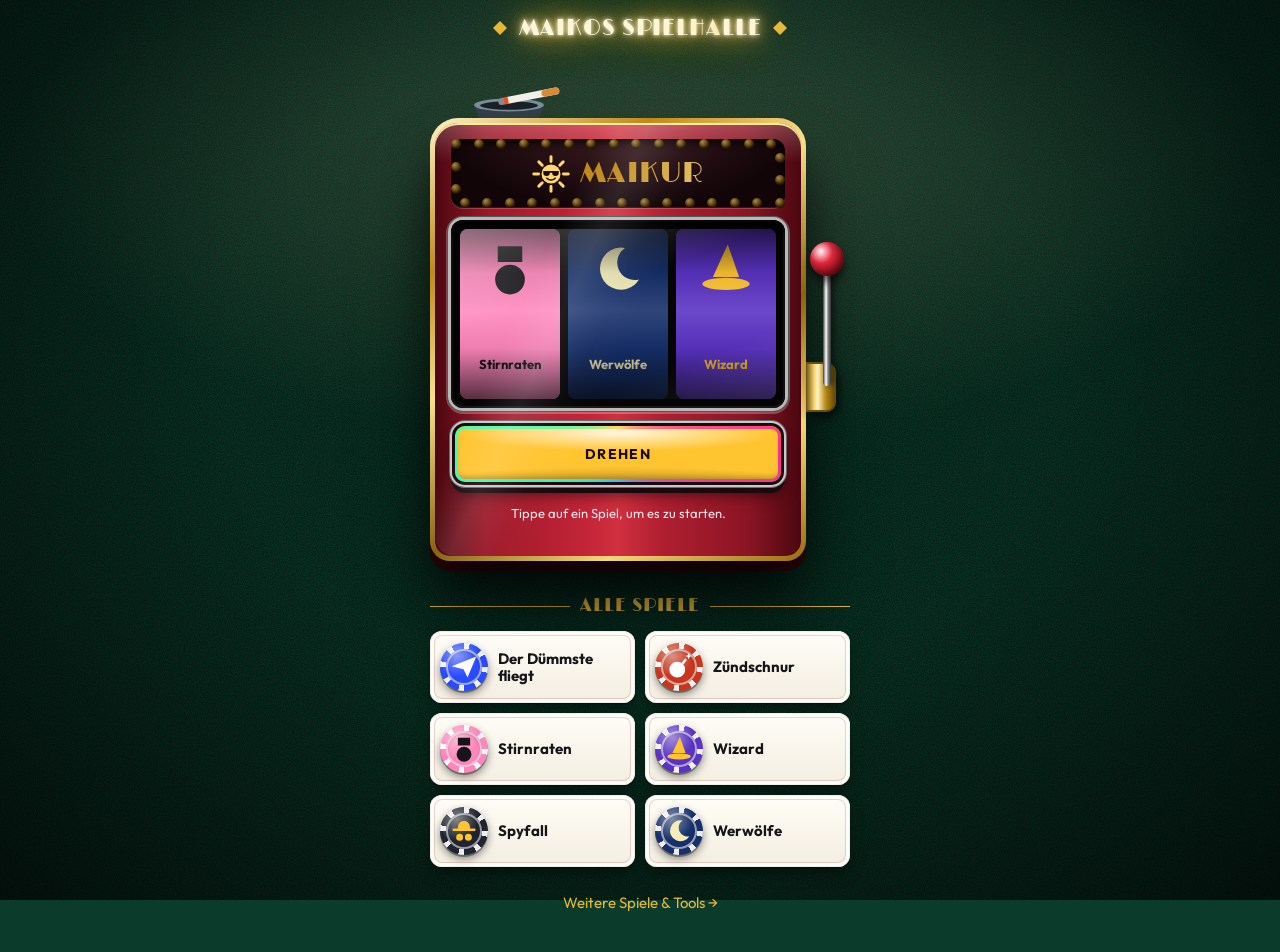
<file: index.html>
<!DOCTYPE html>
<html lang="de">
<head>
<meta charset="UTF-8">
<meta name="viewport" content="width=device-width, initial-scale=1">
<title>Maikos Spielhalle</title>
<meta name="description" content="Partyspiele im Browser, ohne App. Dreh am Automaten oder such dir eins aus.">
<meta name="theme-color" content="#0B3B2A">
<meta property="og:type" content="website">
<meta property="og:locale" content="de_DE">
<meta property="og:title" content="Maikos Spielhalle">
<meta property="og:description" content="Partyspiele im Browser, ohne App.">
<meta property="og:site_name" content="Maikos Spielhalle">
<meta property="og:url" content="https://maiggooo.github.io/spielhalle/">
<meta property="og:image" content="https://maiggooo.github.io/spielhalle/og/index.jpg">
<meta property="og:image:width" content="1200">
<meta property="og:image:height" content="630">
<meta property="og:image:alt" content="Maikos Spielhalle">
<meta name="twitter:card" content="summary_large_image">
<link rel="icon" type="image/png" href="favicon.png">
<link rel="apple-touch-icon" href="favicon.png">
<link rel="manifest" href="manifest.json">
<meta name="apple-mobile-web-app-capable" content="yes">
<meta name="apple-mobile-web-app-title" content="Spielhalle">
<script>if ("serviceWorker" in navigator) navigator.serviceWorker.register("sw.js");</script>
<script src="spiele.js"></script>
<script src="fx.js" defer></script>
<link rel="preconnect" href="https://fonts.googleapis.com">
<link rel="preconnect" href="https://fonts.gstatic.com" crossorigin>
<link href="https://fonts.googleapis.com/css2?family=Limelight&family=Outfit:wght@400;500;700&display=swap" rel="stylesheet">
<style>
  :root {
    --felt: #0B3B2A; --gold: #E8B83A; --gold-hi: #FFD86B; --red: #8E1622;
    --ink: #16161A; --dark: #1A0A0D; --cell: 170px;
  }
  * { box-sizing: border-box; }
  body {
    margin: 0; color: #fff; font-family: 'Outfit', system-ui, sans-serif;
    -webkit-tap-highlight-color: transparent;
    /* Filz: Lichtkegel + Fasern aus SVG-Rauschen */
    background-color: var(--felt);
    background-image:
      radial-gradient(ellipse at 50% 25%, rgba(255,255,255,.09), transparent 65%),
      url("data:image/svg+xml,%3Csvg xmlns='http://www.w3.org/2000/svg' width='220' height='220'%3E%3Cfilter id='n'%3E%3CfeTurbulence type='fractalNoise' baseFrequency='.9' numOctaves='3' stitchTiles='stitch'/%3E%3CfeColorMatrix values='0 0 0 0 0  0 0 0 0 0  0 0 0 0 0  0 0 0 .6 0'/%3E%3C/filter%3E%3Crect width='100%25' height='100%25' filter='url(%23n)'/%3E%3C/svg%3E");
  }
  .wrap { max-width: 440px; min-height: 100dvh; margin: 0 auto; padding: 0 10px 32px; }
  .display { font-family: 'Limelight', Georgia, serif; font-weight: 400; letter-spacing: .04em; }

  header {
    height: 56px; display: flex; align-items: center; justify-content: center; gap: 12px;
    color: var(--gold); font-size: 22px;
  }
  header svg { width: 14px; height: 14px; flex: none; }

  /* AUTOMAT */
  .stage { position: relative; margin: 62px 44px 0 0; }
  .machine {
    display: flex; flex-direction: column; gap: 12px; padding: 16px;
    background: var(--red); border: 3px solid var(--gold);
    border-radius: 28px 28px 20px 20px; box-shadow: 0 8px 0 #062318;
  }
  .machine[data-mode="games"] .slot-only, .machine[data-mode="slot"] .games-only { display: none; }

  .sign { position: relative; background: var(--dark); border-radius: 12px; padding: 16px 16px 15px; }
  .bulbs {
    height: 10px; margin-bottom: 4px;
    background: radial-gradient(circle, var(--gold-hi) 3px, transparent 4px) center / 18px 10px;
  }
  .sign h1 {
    margin: 0; display: flex; align-items: center; justify-content: center; gap: 10px;
    font-size: 28px; color: var(--gold-hi);
  }
  .sign h1 svg { width: 38px; height: 38px; }

  .window { padding: 8px; background: #111; border-radius: 12px; }
  .games, .slot { display: flex; gap: 8px; }
  .reel { flex: 1; min-width: 0; height: var(--cell); overflow: hidden; border-radius: 8px; }
  .cell {
    height: var(--cell); padding: 12px 4px; text-align: center; text-decoration: none;
    display: flex; flex-direction: column; align-items: center; justify-content: space-between;
    font-size: 13px; font-weight: 700; line-height: 1.15; hyphens: auto;
  }
  .cell svg { width: 56px; height: 56px; }
  .cell span { min-height: 3.45em; display: flex; align-items: center; }

  /* Automatenspiel: eine Walze + drei Gewinnleitern */
  .slot .reel { flex: none; width: 80px; }
  .sym { height: var(--cell); display: flex; align-items: center; justify-content: center; background: #fff; }
  .sym.bust { background: var(--ink); }
  .sym svg { width: 58px; height: 58px; }
  .ladders { flex: 1; display: grid; grid-template-columns: repeat(3, 1fr); gap: 4px; }
  .ladder { display: flex; flex-direction: column; gap: 3px; }
  .ladder svg { width: 22px; height: 22px; margin: 0 auto 1px; }
  .step {
    flex: 1; display: flex; align-items: center; justify-content: center; border-radius: 3px;
    background: #2A2A2A; color: #A3A3A3; font-size: 11px; font-weight: 700;
  }
  .step.lit { background: var(--c); color: var(--ink); }

  .led { display: flex; gap: 8px; }
  .led div {
    flex: 1; padding: 5px 10px 6px; border-radius: 8px; background: var(--dark);
    font-size: 10px; font-weight: 700; letter-spacing: .14em; color: #D9B9BD;
  }
  .led b { display: block; font-size: 20px; letter-spacing: 0; color: #FFB000; font-variant-numeric: tabular-nums; }

  /* Leuchttasten */
  .btns { display: flex; gap: 8px; }
  .mbtn {
    flex: 1; height: 56px; padding: 0; cursor: pointer;
    border: 3px solid var(--dark); border-radius: 10px;
    background: radial-gradient(ellipse at 50% 20%, rgba(255,255,255,.65), transparent 62%), var(--c);
    box-shadow: inset 0 -6px 0 rgba(0,0,0,.25), 0 4px 0 var(--dark);
    color: var(--dark); font: 700 14px 'Outfit', sans-serif; letter-spacing: .1em;
    transition: transform .08s, box-shadow .08s, filter .2s;
  }
  .mbtn:active { transform: translateY(3px); box-shadow: inset 0 -3px 0 rgba(0,0,0,.25), 0 1px 0 var(--dark); }
  .mbtn:disabled { filter: saturate(.25) brightness(.65); cursor: default; }
  .hint { margin: 0; min-height: 2.8em; text-align: center; font-size: 13px; line-height: 1.4; color: #FFE9EC; }

  /* HEBEL */
  .lever {
    position: absolute; right: -44px; top: 118px; width: 44px; height: 210px;
    padding: 0; border: 0; background: none; cursor: pointer;
  }
  .lever i { position: absolute; display: block; }
  .lever .mount { left: 0; bottom: 34px; width: 30px; height: 50px; border-radius: 0 10px 10px 0; background: linear-gradient(#FFD86B, #B98A17); border: 2px solid #6B4E08; border-left: 0; }
  .lever .stick { left: 17px; bottom: 60px; width: 8px; height: 126px; border-radius: 4px; background: linear-gradient(90deg, #777, #F2F2F2 45%, #777); transform-origin: bottom; }
  .lever .knob { left: 4px; top: 6px; width: 34px; height: 34px; border-radius: 50%; background: radial-gradient(circle at 35% 30%, #FF9AA5, #D32338 55%, #6D0D16); box-shadow: 0 3px 0 rgba(0,0,0,.3); }
  .lever .price { left: 0; right: 0; bottom: 6px; font-style: normal; font-size: 11px; font-weight: 700; color: var(--gold-hi); text-align: center; }
  .lever.pull .knob { animation: knob .7s ease-out; }
  .lever.pull .stick { animation: stick .7s ease-out; }
  @keyframes knob  { 30% { transform: translateY(112px); } }
  @keyframes stick { 30% { transform: scaleY(.12); } }

  /* ASCHENBECHER */
  .ashtray { position: absolute; left: 22px; bottom: calc(100% - 9px); width: 120px; overflow: visible; pointer-events: none; }
  .smoke { fill: none; stroke: rgba(255,255,255,.55); stroke-width: 3; stroke-linecap: round; filter: blur(1.6px); opacity: 0; animation: smoke 4.5s linear infinite; }
  .smoke + .smoke { animation-delay: 2.2s; }
  @keyframes smoke {
    0%   { opacity: 0;  transform: translate(0, 10px); }
    25%  { opacity: .7; }
    100% { opacity: 0;  transform: translate(6px, -22px); }
  }
  .ember { animation: ember 1.8s ease-in-out infinite alternate; }
  @keyframes ember { to { fill: #FFB347; } }

  /* ALLE SPIELE */
  .all-title {
    display: flex; align-items: center; gap: 10px; margin: 34px 0 14px;
    color: var(--gold); font-size: 18px; letter-spacing: .06em;
  }
  .all-title::before, .all-title::after { content: ""; flex: 1; height: 1px; background: var(--gold); }
  .more { display: block; margin: 26px 0 8px; text-align: center; color: var(--gold); font-size: 15px; text-decoration: none; }
  .more:hover { text-decoration: underline; }
  .all { display: grid; grid-template-columns: 1fr 1fr; gap: 10px; }
  .card {
    min-height: 72px; padding: 10px; border-radius: 12px; background: #fff; color: var(--ink);
    display: flex; align-items: center; gap: 10px; text-decoration: none;
    font-size: 15px; font-weight: 700; line-height: 1.15;
  }
  .chip {
    flex: none; width: 48px; height: 48px; border-radius: 50%;
    display: flex; align-items: center; justify-content: center;
  }
  .chip svg { width: 28px; height: 28px; }

  .cell:active, .card:active { filter: brightness(.9); }
  a:focus-visible, button:focus-visible { outline: 3px solid #fff; outline-offset: 2px; }
  /* Geheimnis: Bis zum ersten Zug am Hebel ist der Automat aus. Kein Spielgeld, kein Preis, die Birnen glimmen nur. */
  .stage:not(.lit) .lever .price { visibility: hidden; }
  .stage:not(.lit) .fx-bulbs i { animation: none; background: radial-gradient(circle at 35% 30%, #A88A4A, #4A3208 55%, #221603); box-shadow: inset 0 -1px 2px rgba(0,0,0,.6); }
  .stage:not(.lit) .fx-shine { animation: none; }
  .stage.on .sign { animation: power .9s steps(1); }
  @keyframes power { 0%, 30%, 55% { filter: brightness(.35); } 15%, 42%, 100% { filter: none; } }
  @media (prefers-reduced-motion: reduce) { .smoke, .ember, .lever.pull i, .stage.on .sign { animation: none; } .smoke { opacity: .5; } }

  /* ———— MATERIALIEN: Lack, Messing, Chrom, Glas, Glühbirnen, Pokerchips, Spielkarten ———— */
  /* Raum: Spot von oben, dunkle Ecken */
  body { background-image:
      radial-gradient(ellipse 70% 45% at 50% 18%, rgba(255,230,170,.16), transparent 70%),
      radial-gradient(ellipse at 50% 40%, transparent 45%, rgba(0,0,0,.65) 100%),
      url("data:image/svg+xml,%3Csvg xmlns='http://www.w3.org/2000/svg' width='220' height='220'%3E%3Cfilter id='n'%3E%3CfeTurbulence type='fractalNoise' baseFrequency='.9' numOctaves='3' stitchTiles='stitch'/%3E%3CfeColorMatrix values='0 0 0 0 0  0 0 0 0 0  0 0 0 0 0  0 0 0 .6 0'/%3E%3C/filter%3E%3Crect width='100%25' height='100%25' filter='url(%23n)'/%3E%3C/svg%3E");
    background-attachment: fixed; }

  /* Gehäuse: roter Klavierlack mit Rundung, Messingrahmen, Schlagschatten auf dem Filz */
  .machine { position: relative; border: 5px solid transparent;
    background:
      linear-gradient(180deg, rgba(255,255,255,.22), rgba(255,255,255,0) 9%) padding-box,
      linear-gradient(90deg, #4A0710, #9C1828 14%, #C42538 42%, #D0303F 50%, #B01F31 62%, #8A1423 86%, #4A0710) padding-box,
      linear-gradient(145deg, #FFF3C4, #C08A17 22%, #FBE08A 40%, #8A6312 62%, #F7D779 80%, #9A6B10) border-box;
    box-shadow: 0 2px 0 #FFE9A3 inset, 0 30px 50px -10px rgba(0,0,0,.8), 0 10px 0 #2A0508, 0 60px 80px rgba(0,0,0,.45); }
  /* Lackspiegelung: weicher Lichtstreifen schräg über dem Gehäuse */
  .machine::before { content: ""; position: absolute; inset: 0; border-radius: inherit; pointer-events: none; z-index: 3;
    background: linear-gradient(115deg, transparent 30%, rgba(255,255,255,.10) 38%, rgba(255,255,255,.02) 46%, transparent 52%); }

  /* Schild: Rauchglas, eingelassen */
  .sign { background: radial-gradient(ellipse at 50% 0%, #3A1A20, #120508 70%);
    box-shadow: inset 0 3px 8px rgba(0,0,0,.9), inset 0 -1px 0 rgba(255,255,255,.12), 0 1px 0 rgba(255,255,255,.18); }

  /* Walzenfenster: tiefe Vertiefung, Chromrand, Glas mit Spiegelung, Walzen gewölbt */
  .window { position: relative; background: #050505; padding: 9px;
    box-shadow: inset 0 6px 14px rgba(0,0,0,.95), inset 0 0 0 2px #1d1d1d, 0 0 0 3px #B9B9B9, 0 0 0 4px #555, 0 1px 0 5px rgba(255,255,255,.25); }
  .window::after { content: ""; position: absolute; inset: 9px; border-radius: 8px; pointer-events: none; z-index: 2;
    background: linear-gradient(160deg, rgba(255,255,255,.28), rgba(255,255,255,.06) 28%, transparent 40%, transparent 75%, rgba(255,255,255,.07)); }
  .reel { position: relative; }
  .reel::after { content: ""; position: absolute; inset: 0; pointer-events: none; z-index: 1;
    background: linear-gradient(rgba(0,0,0,.62), rgba(0,0,0,.08) 26%, rgba(255,255,255,.10) 48%, rgba(0,0,0,.06) 70%, rgba(0,0,0,.66)); }

  /* Anzeigen: echte LED-Ziffern hinter Glas */
  .led div { position: relative; background: #0B0405;
    background-image: radial-gradient(rgba(255,176,0,.07) 1px, transparent 1.3px); background-size: 4px 4px;
    box-shadow: inset 0 3px 8px rgba(0,0,0,.9), 0 0 0 2px #2A1014, 0 1px 0 3px rgba(255,255,255,.12); }
  .led b { color: #FFC14D; text-shadow: 0 0 4px rgba(255,176,0,.9), 0 0 12px rgba(255,120,0,.55); }
  .led div::after { content: ""; position: absolute; inset: 0; border-radius: inherit; pointer-events: none;
    background: linear-gradient(170deg, rgba(255,255,255,.12), transparent 40%); }

  /* Leuchttasten: gewölbter Kunststoff im Chromring */
  .mbtn { border: 0;
    background:
      radial-gradient(ellipse 80% 55% at 50% 12%, rgba(255,255,255,.85), rgba(255,255,255,0) 60%),
      radial-gradient(ellipse 120% 80% at 50% 120%, rgba(0,0,0,.35), transparent 60%), var(--c);
    box-shadow: 0 0 0 3px #1A0A0D, 0 0 0 5px #C9C9C9, 0 0 0 6px #6A6A6A, 0 7px 0 4px #1A0A0D, 0 12px 16px rgba(0,0,0,.6), inset 0 -4px 6px rgba(0,0,0,.25); }
  .mbtn:active { transform: translateY(4px); box-shadow: 0 0 0 3px #1A0A0D, 0 0 0 5px #C9C9C9, 0 0 0 6px #6A6A6A, 0 2px 0 4px #1A0A0D, 0 4px 6px rgba(0,0,0,.6), inset 0 -2px 4px rgba(0,0,0,.25); }
  .btns { padding: 6px 4px 10px; }

  /* Hebel: Chromstange, Messingsockel, roter Glaskopf */
  .lever .mount { background: linear-gradient(90deg, #6B4E08, #F7D779 30%, #FFF3C4 42%, #B98A17 70%, #6B4E08); box-shadow: 4px 6px 10px rgba(0,0,0,.6); }
  .lever .stick { background: linear-gradient(90deg, #3A3A3A, #BDBDBD 25%, #FFFFFF 40%, #8E8E8E 60%, #2E2E2E); box-shadow: 3px 0 6px rgba(0,0,0,.5); }
  .lever .knob { background: radial-gradient(circle at 32% 28%, #FFFFFF 0, #FFC2C9 8%, #E0283E 35%, #A3101F 70%, #4A050C 100%);
    box-shadow: 0 6px 10px rgba(0,0,0,.6), inset -3px -4px 8px rgba(0,0,0,.45); }

  /* Spielekarten: Papier mit Prägerand und echtem Schatten */
  .card { background: linear-gradient(180deg, #FFFDF7, #F3EEE1);
    box-shadow: inset 0 0 0 1px rgba(0,0,0,.06), inset 0 0 0 4px #FFFDF7, inset 0 0 0 5px rgba(142,22,34,.18), 0 1px 1px rgba(0,0,0,.25), 0 8px 16px -4px rgba(0,0,0,.55); }
  /* Symbole als Pokerchips mit Kantenstreifen */
  .chip { position: relative;
    box-shadow: inset 0 0 0 4px rgba(255,255,255,.0), 0 2px 0 rgba(0,0,0,.35), 0 4px 8px rgba(0,0,0,.45);
    background-image: repeating-conic-gradient(from 0deg, rgba(255,255,255,.92) 0 14deg, transparent 14deg 45deg) !important; }
  .chip::before { content: ""; position: absolute; inset: 6px; border-radius: 50%; background: inherit; background-image: none !important;
    box-shadow: inset 0 0 0 2px rgba(255,255,255,.55), inset 0 2px 4px rgba(0,0,0,.35); }
  .chip svg { position: relative; z-index: 1; }
  .chip::after { content: ""; position: absolute; inset: 0; border-radius: 50%; pointer-events: none;
    background: radial-gradient(circle at 35% 25%, rgba(255,255,255,.45), transparent 45%); }

</style>
</head>
<body>
<div class="wrap">

  <header class="display">
    <svg viewBox="0 0 14 14" aria-hidden="true"><path d="M7 0l7 7-7 7-7-7z" fill="currentColor"/></svg>
    <span class="fx-neon">MAIKOS SPIELH<span class="fx-flicker">A</span>LLE</span>
    <svg viewBox="0 0 14 14" aria-hidden="true"><path d="M7 0l7 7-7 7-7-7z" fill="currentColor"/></svg>
  </header>

  <div class="stage">

    <svg class="ashtray" viewBox="0 0 120 70" aria-hidden="true">
      <path class="smoke" d="M50 34c-9-8 8-13 0-22s7-13 1-22"/>
      <path class="smoke" d="M53 34c8-9-7-12 1-21s-6-14 0-23"/>
      <path d="M22 48h70l-7 18H29z" fill="#33424B"/>
      <ellipse cx="57" cy="48" rx="35" ry="6.5" fill="#7C909B"/>
      <ellipse cx="57" cy="48.5" rx="29" ry="4.2" fill="#1B2329"/>
      <g transform="rotate(-11 60 42)">
        <rect x="52" y="39" width="56" height="7" rx="3.5" fill="#F4F1EA"/>
        <rect x="90" y="39" width="18" height="7" rx="3.5" fill="#D98A3A"/>
        <rect x="46" y="39" width="8" height="7" rx="3" fill="#8D8D8D"/>
        <rect class="ember" x="52" y="39" width="4" height="7" fill="#FF4A1C"/>
      </g>
    </svg>

    <section class="machine" data-mode="games" aria-label="Spielautomat">
      <div class="sign" data-fx-bulbs>
        <h1 class="display fx-shine">
          <svg viewBox="0 0 64 64" aria-hidden="true">
            <g stroke="#FFD86B" stroke-width="5" stroke-linecap="round"><path d="M32 3v8M32 53v8M3 32h8M53 32h8M11.5 11.5l5.7 5.7M46.8 46.8l5.7 5.7M11.5 52.5l5.7-5.7M46.8 17.2l5.7-5.7"/></g>
            <circle cx="32" cy="32" r="16" fill="#FFD86B"/>
            <path d="M19 27h26v3a5.5 5.5 0 0 1-11 0h-4a5.5 5.5 0 0 1-11 0z" fill="#1A0A0D"/>
            <path d="M25 39c4 4 10 4 14 0" stroke="#1A0A0D" stroke-width="2.5" fill="none" stroke-linecap="round"/>
          </svg>
          MAIKUR
        </h1>
      </div>

      <div class="window">
        <div class="games games-only">
          <div class="reel"><div class="strip"></div></div>
          <div class="reel"><div class="strip"></div></div>
          <div class="reel"><div class="strip"></div></div>
        </div>
        <div class="slot slot-only">
          <div class="reel"><div class="strip" id="sreel"></div></div>
          <div class="ladders" id="ladders"></div>
        </div>
      </div>

      <div class="led slot-only">
        <div>GUTHABEN<b id="credit"></b></div>
        <div>TOPF<b id="pot"></b></div>
      </div>

      <div class="btns">
        <button class="mbtn games-only" id="spin"  type="button" style="--c:#FFC531">DREHEN</button>
        <button class="mbtn slot-only"  id="take"  type="button" style="--c:#5BD67A">NEHMEN</button>
        <button class="mbtn slot-only"  id="start" type="button" style="--c:#FFC531">START</button>
        <button class="mbtn slot-only"  id="back"  type="button" style="--c:#7DC0FF">SPIELE</button>
      </div>

      <p class="hint" id="hint" aria-live="polite"></p>
    </section>

    <button class="lever" id="lever" type="button" aria-label="Am Hebel ziehen">
      <i class="mount"></i><i class="stick"></i><i class="knob"></i><i class="price">20 CT</i>
    </button>
  </div>

  <h2 class="all-title display">ALLE SPIELE</h2>
  <nav class="all" aria-label="Alle Spiele"></nav>
  <a class="more" href="/start.html">Weitere Spiele &amp; Tools &rarr;</a>
</div>

<script>
  const $ = id => document.getElementById(id);
  const machine = document.querySelector('.machine');
  const calm = matchMedia('(prefers-reduced-motion: reduce)').matches;
  let busy = false;
  const say = t => $('hint').textContent = t;

  // Lässt eine Walze durch `cells` (HTML je Feld) rollen; am Ende steht nur noch das letzte Feld da.
  function roll(s, cells, ms) {
    const settle = () => { s.style.transition = 'none'; s.style.transform = ''; s.innerHTML = cells.at(-1); };
    if (calm) { settle(); return Promise.resolve(); }
    s.style.transition = 'none'; s.style.transform = '';
    s.innerHTML = cells.join('');
    s.offsetHeight; // Startposition festschreiben, sonst startet die Transition nicht
    s.style.transition = `transform ${ms}ms cubic-bezier(.15,.8,.25,1)`;
    s.style.transform = `translateY(-${(cells.length - 1) * 100 / cells.length}%)`;
    return new Promise(done => setTimeout(() => { settle(); done(); }, ms + 40));
  }

  /* ———— SPIELE-WALZEN ———— */
  const G = SPIELE;
  const icon = g => `<svg viewBox="0 0 64 64" aria-hidden="true"><path fill="${g.fg}" fill-rule="evenodd" d="${g.d}"/></svg>`;
  const cell = g => `<a class="cell" href="${g.p}" style="background:${g.bg};color:${g.fg}">${icon(g)}<span>${g.n}</span></a>`;
  document.querySelector('.all').innerHTML = G.map(g =>
    `<a class="card" data-fx-tilt href="${g.p}"><span class="chip" style="background:${g.bg}">${icon(g)}</span>${g.n}</a>`).join('');

  const strips = [...document.querySelectorAll('.games .strip')];
  const rand = n => Math.floor(Math.random() * n);
  const pick3 = () => { const pool = G.map((_, i) => i), out = []; while (out.length < 3) out.push(pool.splice(rand(pool.length), 1)[0]); return out; };

  let shown = pick3(), holdUntil = 0;
  // Zurück aus einem Spiel: Es steht in der mittleren Walze, dort kommt die Kamera heraus
  const from = window.DOLLY?.back ? G.findIndex(g => g.p === DOLLY.p) : -1;
  if (from >= 0) { const rest = shown.filter(k => k !== from); shown = [rest[0], from, rest[1]]; holdUntil = Date.now() + 6000; }
  strips.forEach((s, i) => s.innerHTML = cell(G[shown[i]]));

  async function show(next, big) {
    if (busy) return;
    busy = true; $('spin').disabled = big;
    await Promise.all(next.map((target, i) => {
      const path = [shown[i]];
      if (big) for (let j = 0; j < 10 + i * 5; j++) path.push(rand(G.length));
      path.push(target);
      return roll(strips[i], path.map(k => cell(G[k])), big ? 1100 + i * 450 : 450);
    }));
    shown = next; busy = false; $('spin').disabled = false;
  }
  $('spin').addEventListener('click', () => { holdUntil = Date.now() + 8000; show(pick3(), true); });

  // Walzen wechseln von selbst durch, außer kurz nach einem Dreh, im Automatenspiel oder bei reduzierter Bewegung.
  if (!calm) setInterval(() => {
    if (machine.dataset.mode === 'games' && !document.hidden && Date.now() > holdUntil && !document.documentElement.classList.contains('fx-moving')) show(shown.map(k => (k + 1) % G.length), false);
  }, 3500);

  /* ———— AUTOMATENSPIEL (nur Spielgeld, Beträge in Cent) ————
     Jeder Dreh kostet 20 Cent und zeigt ein Symbol. Kirsche, Glocke und Stern klettern je eine
     Gewinnleiter hoch, der Topf ist die Summe der erreichten Stufen. Der Blitz leert den Topf.
     Chancen so gewählt, dass je nach Risiko etwa 80–110 % zurückkommen. */
  const BET = 20, START = 4000;
  const S = [
    { c: '#FF8493', p: .36, steps: [20, 40, 80, 120, 200, 400],     svg: '<circle cx="20" cy="46" r="11" fill="#E0263C"/><circle cx="44" cy="42" r="11" fill="#E0263C"/><path d="M20 36C22 20 34 12 46 8M44 32c0-10 1-18 2-24" stroke="#1C7A3A" stroke-width="4" fill="none" stroke-linecap="round"/>' },
    { c: '#FFD86B', p: .27, steps: [30, 60, 120, 240, 500, 1000],   svg: '<path d="M32 8c-11 0-16 9-16 20v10l-6 8h44l-6-8V28c0-11-5-20-16-20z" fill="#E8B83A"/><circle cx="32" cy="52" r="5" fill="#8F6A0C"/>' },
    { c: '#9DB0FF', p: .17, steps: [50, 100, 200, 500, 1000, 2500], svg: '<path d="M32 4l8.2 17.6 19.3 2.4-14.2 13.2 3.7 19L32 46.8 15 56.2l3.7-19L4.5 24l19.3-2.4z" fill="#2B4BFF"/>' }
  ];
  const BOLT = '<path d="M36 4L12 36h16l-4 24 26-34H34z" fill="#FFC531"/>';
  const svg = i => `<svg viewBox="0 0 64 64" aria-hidden="true">${i < 3 ? S[i].svg : BOLT}</svg>`;
  const sym = i => `<div class="sym${i === 3 ? ' bust' : ''}">${svg(i)}</div>`;
  const euro = c => (c / 100).toFixed(2).replace('.', ',') + ' €';
  const short = c => c % 100 ? (c / 100).toFixed(2).replace('.', ',') : c / 100;

  let credit = START, lad = [0, 0, 0], last = 0;
  try { const v = localStorage.getItem('maikur'); if (v !== null && +v >= 0) credit = +v; } catch {}
  const pot = () => lad.reduce((sum, l, i) => sum + (l ? S[i].steps[l - 1] : 0), 0);

  function draw() {
    const put = (id, t) => window.fx ? fx.roll($(id), t) : $(id).textContent = t;
    put('credit', euro(credit));
    put('pot', euro(pot()));
    $('take').disabled = busy || !pot();
    $('start').disabled = busy;
    $('ladders').innerHTML = S.map((s, i) => `<div class="ladder" style="--c:${s.c}">${svg(i)}${
      s.steps.map((v, k) => `<div class="step${lad[i] > k ? ' lit' : ''}">${short(v)}</div>`).reverse().join('')}</div>`).join('');
    try { localStorage.setItem('maikur', credit); } catch {}
  }

  function setMode(m) {
    machine.dataset.mode = m;
    say(m === 'games'
      ? 'Tippe auf ein Spiel, um es zu starten.'
      : 'Nur Spielgeld, 20 Cent pro Dreh. Jedes Symbol klettert seine Leiter hoch. Nimm den Topf, bevor der Blitz kommt.');
  }

  async function pull() {
    if (busy) return;
    if (machine.dataset.mode !== 'slot') setMode('slot');
    if (credit < BET) {
      if (pot()) return say('Guthaben leer. Nimm erst den Topf!');
      credit = START; draw();
      return say('Pleite! Es gibt neue 40 € Spielgeld.');
    }
    busy = true; credit -= BET; draw();
    const r = Math.random(), i = r < S[0].p ? 0 : r < S[0].p + S[1].p ? 1 : r < S[0].p + S[1].p + S[2].p ? 2 : 3;
    const path = [last]; for (let j = 0; j < 14; j++) path.push(rand(4)); path.push(i);
    await roll($('sreel'), path.map(sym), 1300);
    last = i;
    if (i === 3) {
      const lost = pot(); lad = [0, 0, 0];
      say(lost ? `Blitz! ${euro(lost)} aus dem Topf sind weg.` : 'Blitz! Zum Glück war der Topf leer.');
    } else if (++lad[i] === S[i].steps.length) {
      const win = S[i].steps.at(-1); credit += win; lad[i] = 0;
      say(`Leiter voll! ${euro(win)} gewonnen.`);
      window.fx?.burst('coins', 1.5);
    } else {
      say(`Im Topf: ${euro(pot())}. Nehmen oder weiterdrehen?`);
    }
    busy = false; draw();
  }

  const stage = document.querySelector('.stage');
  $('lever').addEventListener('click', () => {
    const l = $('lever'); l.classList.remove('pull'); l.offsetWidth; l.classList.add('pull');
    if (!stage.classList.contains('lit')) {
      // Einschalten: Schild flackert, Lauflicht startet, danach geht es ins Automatenspiel
      stage.classList.add('lit', 'on');
      navigator.vibrate?.([30, 60, 30, 60, 80]);
      setTimeout(pull, calm ? 0 : 900);
      return;
    }
    pull();
  });
  $('start').addEventListener('click', pull);
  $('take').addEventListener('click', () => {
    const win = pot(); credit += win; lad = [0, 0, 0]; draw();
    say(`${euro(win)} genommen.`);
    if (win) window.fx?.burst('coins', Math.min(1.5, .3 + win / 1000));
  });
  $('back').addEventListener('click', () => setMode('games'));

  // Spielekarten werden ausgeteilt, sobald sie ins Bild kommen
  new IntersectionObserver((es, o) => {
    if (es[0].isIntersecting && window.fx) { fx.deal([...document.querySelectorAll('.all .card')]); o.disconnect(); }
  }).observe(document.querySelector('.all'));

  $('sreel').innerHTML = sym(0);
  setMode('games'); draw();
</script>
</body>
</html>
</file>
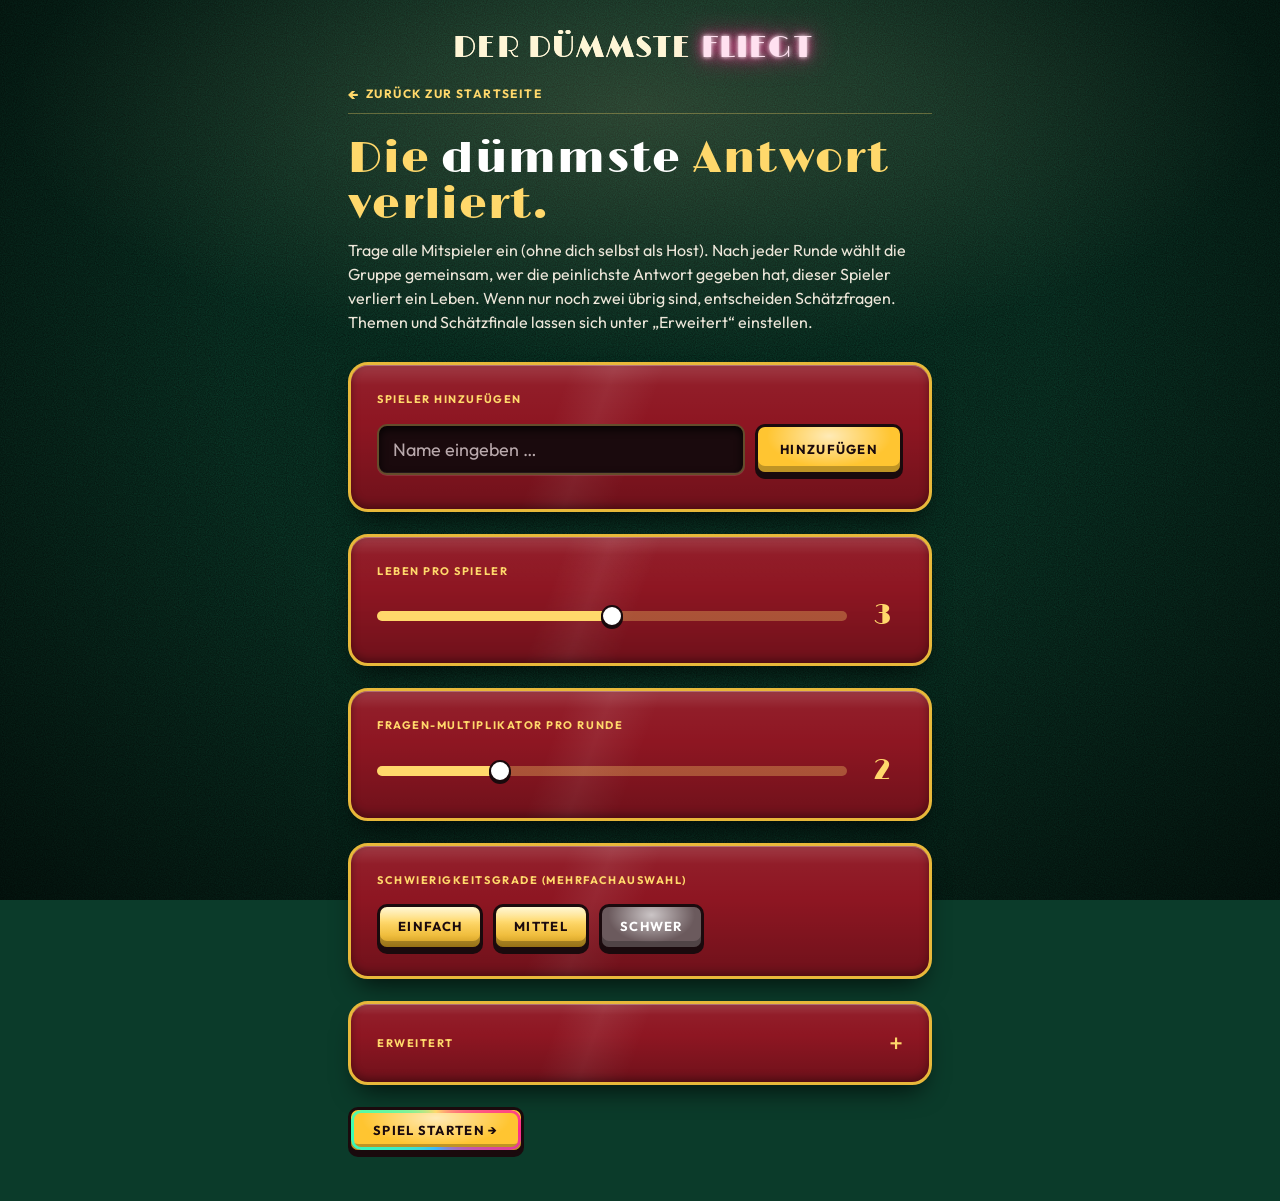
<file: derduemmstefliegt.html>
<!DOCTYPE html>
<html lang="de">
<head>
<meta charset="UTF-8" />
<meta name="viewport" content="width=device-width, initial-scale=1.0" />
<title>Der Dümmste fliegt — Maikos Spielhalle</title>
<meta name="description" content="Das Party-Quiz: Schwierigkeit wählen und zeigen, was du drauf hast.">
<meta name="theme-color" content="#0B3B2A">
<meta property="og:type" content="website">
<meta property="og:site_name" content="Maikos Spielhalle">
<meta property="og:locale" content="de_DE">
<meta property="og:title" content="Der Dümmste fliegt — Maikos Spielhalle">
<meta property="og:description" content="Das Party-Quiz: Schwierigkeit wählen und zeigen, was du drauf hast.">
<meta property="og:url" content="https://maiggooo.github.io/spielhalle/derduemmstefliegt.html">
<meta property="og:image" content="https://maiggooo.github.io/spielhalle/og/derduemmstefliegt.jpg">
<meta property="og:image:width" content="1200">
<meta property="og:image:height" content="630">
<meta property="og:image:alt" content="Der Dümmste fliegt">
<meta name="twitter:card" content="summary_large_image">
<link rel="icon" type="image/png" href="favicon.png">
<link rel="apple-touch-icon" href="favicon.png">
<link rel="manifest" href="manifest.json">
<meta name="apple-mobile-web-app-capable" content="yes">
<meta name="apple-mobile-web-app-title" content="Spielhalle">
<script>if ("serviceWorker" in navigator) navigator.serviceWorker.register("sw.js");</script>
<script src="spiele.js"></script>
<script src="fx.js" defer></script>
<link rel="preconnect" href="https://fonts.googleapis.com">
<link rel="preconnect" href="https://fonts.gstatic.com" crossorigin>
<link href="https://fonts.googleapis.com/css2?family=Limelight&family=Outfit:wght@400;500;600;700;800&display=swap" rel="stylesheet">
<link rel="stylesheet" href="site.css">
<style>
  .wrap { max-width:1100px; }



  .mast .brand,
  .placeholder,
  .subhead a.back .arrow {
    text-shadow: 0 0 .45px currentColor, .18px .12px .55px rgba(0,0,0,.10);
  }
  html[data-theme="dark"] .mast .brand,
  html[data-theme="dark"] .placeholder {
    text-shadow: 0 0 .5px currentColor, .15px .1px .6px rgba(255,235,200,.08);
  }






  /* ————————————— GAME STYLES ————————————— */
  .screen { display:none; margin-top:36px; }
  .screen.active { display:block; }

  .headline {
    font-family:'Outfit', sans-serif; font-weight:800;
    font-size:clamp(28px, 4.2vw, 44px); line-height:1.05;
    letter-spacing:-.01em; margin-bottom:10px;
  }
  .headline em { color:var(--accent);  font-weight:600; }
  .kicker {
    font-family:'Outfit', sans-serif; font-size:11px;
    letter-spacing:.22em; text-transform:uppercase; color:var(--accent);
    margin-bottom:14px;
  }
  .deck {
    font-family:'Outfit', sans-serif; 
    font-size:18px; color:var(--ink-soft); line-height:1.5;
    max-width:720px; margin-bottom:28px;
  }

  .card {
    border:1px solid var(--rule); background:var(--paper-2);
    padding:26px 26px; margin-bottom:22px;
    box-shadow:4px 4px 0 var(--rule);
  }
  .card h3 {
    font-family:'Outfit', sans-serif; font-size:11px;
    letter-spacing:.22em; text-transform:uppercase; color:var(--muted);
    margin-bottom:16px; font-weight:700;
  }

  .field { margin-bottom:18px; }
  .field label {
    display:block; font-family:'Outfit', sans-serif;
    font-size:11px; letter-spacing:.16em; text-transform:uppercase;
    color:var(--ink-soft); margin-bottom:8px;
  }
  .input {
    width:100%; border:1px solid var(--rule); background:var(--paper);
    color:var(--ink); padding:12px 14px;
    font-family:'Outfit', sans-serif; font-size:18px;
  }
  .input:focus { outline:2px solid var(--accent); outline-offset:1px; }

  .row-add { display:flex; gap:10px; }
  .row-add .input { flex:1; }

  .btn {
    display:inline-flex; align-items:center; justify-content:center; gap:8px;
    border:1px solid var(--ink); background:var(--paper);
    color:var(--ink); padding:12px 22px;
    font-family:'Outfit', sans-serif; font-size:11px;
    letter-spacing:.16em; text-transform:uppercase; font-weight:700;
    cursor:pointer; text-decoration:none;
    box-shadow:3px 3px 0 var(--ink);
    transition:transform .1s ease, box-shadow .15s ease, background .15s ease;
  }
  .btn:hover { transform:translate(-1px,-1px); box-shadow:4px 4px 0 var(--ink); }
  .btn:active { transform:translate(1px,1px); box-shadow:1px 1px 0 var(--ink); }
  .btn.primary { background:var(--accent); color:var(--on-accent); border-color:var(--accent); box-shadow:3px 3px 0 var(--ink); }
  .btn.primary:hover { background:var(--ink); border-color:var(--ink); box-shadow:4px 4px 0 var(--accent); }
  .btn.ghost { background:transparent; box-shadow:none; border-color:var(--rule-soft); color:var(--muted); }
  .btn.ghost:hover { box-shadow:2px 2px 0 var(--rule-soft); color:var(--ink); }
  .btn.danger { background:var(--accent); color:var(--on-accent); border-color:var(--accent); }
  .btn:disabled { opacity:.35; cursor:not-allowed; transform:none; box-shadow:none; }

  .players-list {
    list-style:none; margin-top:8px;
    display:grid; grid-template-columns:repeat(auto-fill, minmax(180px, 1fr)); gap:10px;
  }
  .players-list li {
    border:1px solid var(--rule-soft); background:var(--paper);
    padding:10px 14px; display:flex; align-items:center; justify-content:space-between;
    font-family:'Outfit', sans-serif; font-size:17px;
  }
  .players-list li .remove {
    background:transparent; border:none; color:var(--muted);
    font-family:'Outfit', sans-serif; font-size:14px;
    cursor:pointer; padding:0 4px;
  }
  .players-list li .remove:hover { color:var(--accent); }

  .slider-wrap { display:flex; align-items:center; gap:16px; }
  .slider-wrap input[type=range] { flex:1; accent-color:var(--accent); }
  .slider-value {
    font-family:'Outfit', sans-serif; font-weight:800; font-size:28px;
    color:var(--accent); min-width:40px; text-align:center;
  }

  .diff-row {
    display:flex; gap:10px; flex-wrap:wrap;
  }
  .diff-chip {
    border:1px solid var(--rule); padding:10px 18px;
    font-family:'Outfit', sans-serif; font-size:11px;
    letter-spacing:.16em; text-transform:uppercase; font-weight:700;
    cursor:pointer; background:var(--paper); user-select:none;
    transition:all .15s ease;
  }
  .diff-chip.on { background:var(--accent); color:var(--on-accent); border-color:var(--accent); box-shadow:2px 2px 0 var(--ink); }

  /* Question card */
  .q-meta {
    display:flex; justify-content:space-between; align-items:center;
    font-family:'Outfit', sans-serif; font-size:11px;
    letter-spacing:.18em; text-transform:uppercase; color:var(--muted);
    margin-bottom:18px; border-bottom:1px solid var(--rule-soft); padding-bottom:12px;
  }
  .q-meta .diff-tag { color:var(--accent); font-weight:700; }
  .q-player {
    font-family:'Outfit', sans-serif; font-weight:800; 
    font-size:clamp(28px, 4vw, 42px); color:var(--accent);
    line-height:1; margin-bottom:6px;
  }
  .q-progress {
    font-family:'Outfit', sans-serif; font-size:10.5px;
    letter-spacing:.14em; text-transform:uppercase; color:var(--muted);
    margin-bottom:22px;
  }
  .q-text {
    font-family:'Outfit', sans-serif; font-weight:400;
    font-size:clamp(26px, 3.5vw, 38px); line-height:1.2;
    padding:26px 0; border-top:1px solid var(--rule); border-bottom:1px solid var(--rule);
    margin-bottom:22px;
  }
  .q-answer {
    background:var(--ok-soft); border:1px solid var(--ok);
    padding:22px; margin-bottom:22px;
    font-family:'Outfit', sans-serif; font-size:24px; 
    color:var(--ok); display:none;
  }
  .q-answer.show { display:block; }
  .q-answer .lbl {
    display:block; font-family:'Outfit', sans-serif; font-size:10px;
    letter-spacing:.22em; text-transform:uppercase; color:var(--ok); font-style:normal;
    margin-bottom:6px; opacity:.8;
  }
  .q-actions { display:flex; gap:10px; flex-wrap:wrap; }
  /* Platz unter der Frage, damit die Seite beim Aufdecken mitscrollen kann, auch während der Kasten noch wächst */
  #screen-game { padding-bottom:45vh; }

  /* Live/heart display */
  .stats-bar {
    display:flex; gap:10px; flex-wrap:wrap; margin-bottom:22px;
    padding:14px; border:1px dashed var(--rule-soft); background:var(--paper);
  }
  .stat-chip {
    padding:6px 12px; border:1px solid var(--rule-soft);
    font-family:'Outfit', sans-serif; font-size:11px;
    letter-spacing:.08em; background:var(--paper-2);
    display:inline-flex; align-items:center; gap:6px;
  }
  .stat-chip.out { opacity:.35; text-decoration:line-through; }
  .stat-chip .hearts { color:var(--accent); letter-spacing:0; }

  /* Vote screen */
  .vote-grid {
    display:grid; grid-template-columns:repeat(auto-fill, minmax(220px, 1fr));
    gap:12px; margin-bottom:22px;
  }
  .vote-card {
    border:1px solid var(--rule); background:var(--paper);
    padding:18px; text-align:center; cursor:pointer;
    transition:all .15s ease;
    box-shadow:2px 2px 0 var(--rule);
  }
  .vote-card:hover { background:var(--accent-soft); transform:translate(-1px,-1px); box-shadow:3px 3px 0 var(--rule); }
  .vote-card .name {
    font-family:'Outfit', sans-serif; font-weight:600; font-size:22px;
    margin-bottom:8px;
  }
  .vote-card .hearts { color:var(--accent); font-size:16px; }

  .round-recap { display:flex; flex-direction:column; gap:14px; }
  .round-recap .recap-item { border-bottom:1px solid var(--rule-soft); padding-bottom:12px; }
  .round-recap .recap-item:last-child { border-bottom:none; padding-bottom:0; }
  .round-recap .recap-player { font-family:'Outfit', sans-serif; font-weight:700;  color:var(--accent); font-size:18px; margin-bottom:4px; }
  .round-recap .recap-q { font-family:'Outfit', sans-serif; font-size:16px; color:var(--ink-soft); margin-bottom:4px; }
  .round-recap .recap-a { font-family:'Outfit', sans-serif; font-size:11px; letter-spacing:.08em; color:var(--muted); text-transform:uppercase; }
  .round-recap .recap-a span { color:var(--ok); text-transform:none; letter-spacing:0; font-family:'Outfit', sans-serif;  }

  /* Modal */
  .modal-backdrop {
    display:none; position:fixed; inset:0; background:rgba(0,0,0,.5);
    z-index:1000; align-items:center; justify-content:center; padding:20px;
  }
  .modal-backdrop.show { display:flex; }
  .modal {
    background:var(--paper); border:2px solid var(--rule);
    max-width:480px; width:100%; padding:30px;
    box-shadow:6px 6px 0 var(--rule);
  }
  .modal h4 {
    font-family:'Outfit', sans-serif; font-weight:800; 
    font-size:28px; margin-bottom:10px;
  }
  .modal p {
    font-family:'Outfit', sans-serif; font-size:17px; color:var(--ink-soft);
    line-height:1.5; margin-bottom:22px;
  }
  .modal-actions { display:flex; gap:10px; justify-content:flex-end; flex-wrap:wrap; }

  /* Estimate mode */
  .est-headline {
    text-align:center; margin-bottom:30px;
  }
  .est-headline .who {
    font-family:'Outfit', sans-serif; font-weight:800; 
    font-size:clamp(36px, 5vw, 56px); color:var(--accent); line-height:1;
  }
  .est-headline .sub {
    font-family:'Outfit', sans-serif; font-size:12px;
    letter-spacing:.2em; text-transform:uppercase; color:var(--muted);
    margin-top:10px;
  }
  .est-result {
    padding:22px; border:2px solid var(--rule); background:var(--paper-2);
    text-align:center; margin-bottom:22px;
  }
  .est-result .row { display:flex; justify-content:space-around; gap:20px; margin:20px 0; flex-wrap:wrap; }
  .est-result .col { flex:1; min-width:140px; }
  .est-result .name { font-family:'Outfit', sans-serif; font-weight:600; font-size:20px; }
  .est-result .guess { font-family:'Outfit', sans-serif; font-size:28px; margin-top:6px; }
  .est-result .actual { font-family:'Outfit', sans-serif;  font-size:24px; color:var(--accent); margin:10px 0; }
  .est-result .winner { font-family:'Outfit', sans-serif; font-weight:800; font-size:28px; color:var(--ok); margin-top:14px; }
  .est-result .loser { font-family:'Outfit', sans-serif; font-size:12px; letter-spacing:.16em; color:var(--muted); margin-top:6px; }

  .winner-screen { text-align:center; padding:60px 20px; }
  .winner-screen .crown { font-size:80px; margin-bottom:20px; }
  .winner-screen .name {
    font-family:'Outfit', sans-serif; font-weight:800; 
    font-size:clamp(44px, 7vw, 80px); color:var(--accent); line-height:1;
  }
  .win-stats { max-width:520px; margin:36px auto 0; text-align:left; }
  .win-stats .hl { font-family:'Outfit', sans-serif; font-size:16px; margin:0 0 8px; }
  .win-stats .hl b { color:var(--gold-hi); }
  .win-stats table { width:100%; border-collapse:collapse; margin-top:16px; font-family:'Outfit', sans-serif; font-size:15px; }
  .win-stats th { font-size:11px; letter-spacing:.12em; text-transform:uppercase; color:var(--muted); font-weight:600; }
  .win-stats th, .win-stats td { padding:7px 6px; border-bottom:1px solid rgba(255,255,255,.2); text-align:center; }
  .win-stats th:first-child, .win-stats td:first-child { text-align:left; }
  .q-player .chain { display:block; font-size:13px; letter-spacing:.14em; text-transform:uppercase; color:var(--muted); margin-top:4px; }
  .winner-screen .sub {
    font-family:'Outfit', sans-serif; font-size:14px;
    letter-spacing:.2em; text-transform:uppercase; color:var(--muted);
    margin-top:14px;
  }

  @media (max-width:760px) {
    .card { padding:18px 16px; margin-bottom:16px; box-shadow:3px 3px 0 var(--rule); }
    .headline { font-size:clamp(24px, 7vw, 34px); }
    .deck { font-size:16px; margin-bottom:20px; }
    .btn { padding:14px 18px; font-size:11px; width:100%; }
    .row-add { flex-direction:column; }
    .row-add .btn { width:100%; }
    .players-list { grid-template-columns:1fr 1fr; gap:8px; }
    .players-list li { font-size:15px; padding:9px 12px; }
    .slider-value { font-size:24px; min-width:34px; }
    .diff-chip { padding:12px 16px; flex:1; text-align:center; min-width:0; }
    .q-text { font-size:clamp(22px, 6.5vw, 30px); padding:20px 0; }
    .q-answer { font-size:19px; padding:18px; }
    .q-meta { font-size:10px; }
    .q-actions { flex-direction:column; }
    .q-actions .btn { width:100%; }
    .stats-bar { padding:10px; gap:6px; }
    .stat-chip { font-size:10px; padding:5px 9px; }
    .vote-grid { grid-template-columns:1fr 1fr; gap:8px; }
    .vote-card { padding:14px 10px; }
    .vote-card .name { font-size:18px; }
    .modal { padding:22px 18px; box-shadow:4px 4px 0 var(--rule); }
    .modal h4 { font-size:24px; }
    .modal p { font-size:16px; }
    .modal-actions { flex-direction:column-reverse; }
    .modal-actions .btn { width:100%; }
    .est-headline .who { font-size:clamp(30px, 9vw, 44px); }
    .est-result .row { flex-direction:column; gap:12px; }
  }

  @media (max-width:400px) {
    .players-list, .vote-grid { grid-template-columns:1fr; }
    .diff-row { flex-direction:column; }
    .diff-chip { width:100%; }
  }

  /* Larger tap targets on touch devices */
  @media (hover: none) {
    .btn { min-height:44px; }
    .diff-chip { min-height:44px; display:flex; align-items:center; justify-content:center; }
    .vote-card { min-height:60px; }
    .players-list li .remove { padding:6px 10px; font-size:16px; }
    input[type=range] { height:32px; }
  }

  /* ————————————— ANIMATIONS ————————————— */
  @keyframes fadeSlideIn {
    from { opacity:0; transform:translateY(14px); }
    to   { opacity:1; transform:translateY(0); }
  }
  @keyframes fadeSlideInSmall {
    from { opacity:0; transform:translateY(6px); }
    to   { opacity:1; transform:translateY(0); }
  }
  @keyframes popIn {
    0%   { opacity:0; transform:scale(.85); }
    60%  { opacity:1; transform:scale(1.04); }
    100% { opacity:1; transform:scale(1); }
  }
  @keyframes revealBleed {
    0%   { opacity:0; transform:translateY(10px) scale(.97); filter:blur(3px); }
    60%  { opacity:1; transform:translateY(-2px) scale(1.01); filter:blur(0); }
    100% { opacity:1; transform:translateY(0)   scale(1);    filter:blur(0); }
  }
  @keyframes bump {
    0%   { transform:scale(1); }
    40%  { transform:scale(1.28); color:var(--accent); }
    100% { transform:scale(1); }
  }
  @keyframes shake {
    0%,100% { transform:translateX(0); }
    20%     { transform:translateX(-5px); }
    40%     { transform:translateX(5px); }
    60%     { transform:translateX(-3px); }
    80%     { transform:translateX(3px); }
  }
  @keyframes crownBounce {
    0%   { transform:translateY(-40px) scale(.4) rotate(-20deg); opacity:0; }
    50%  { transform:translateY(10px)  scale(1.15) rotate(6deg);  opacity:1; }
    75%  { transform:translateY(-4px)  scale(.96)  rotate(-3deg); }
    100% { transform:translateY(0)     scale(1)    rotate(0);     opacity:1; }
  }
  @keyframes glow {
    0%,100% { box-shadow:0 0 0 rgba(200,68,42,0); }
    50%     { box-shadow:0 0 24px rgba(200,68,42,.35); }
  }
  @keyframes strikeOut {
    0%   { transform:scale(1); opacity:1; }
    50%  { transform:scale(1.08); }
    100% { transform:scale(.9); opacity:.35; }
  }

  .screen.active {
    animation: fadeSlideIn .45s cubic-bezier(.7,0,.2,1);
  }

  /* Player list items animate in */
  .players-list li {
    animation: fadeSlideInSmall .3s ease both;
    transition: transform .18s ease, background .18s ease, border-color .18s ease;
  }
  .players-list li:hover { transform:translateY(-2px); border-color:var(--rule); }
  .players-list li .remove { transition: color .15s ease, transform .15s ease; }
  .players-list li .remove:hover { transform:scale(1.3); }

  /* Slider — animated custom track + thumb */
  .slider-wrap input[type=range] {
    -webkit-appearance:none; appearance:none;
    height:6px; border-radius:999px;
    background: linear-gradient(to right, var(--accent) 0%, var(--accent) var(--pct,50%), var(--rule-soft) var(--pct,50%), var(--rule-soft) 100%);
    outline:none;
    transition: background .25s ease;
  }
  .slider-wrap input[type=range]::-webkit-slider-thumb {
    -webkit-appearance:none; appearance:none;
    width:22px; height:22px; border-radius:50%;
    background:var(--paper); border:2px solid var(--accent);
    box-shadow:0 2px 0 var(--ink);
    cursor:pointer;
    transition: transform .18s cubic-bezier(.6,-0.3,.4,1.5), box-shadow .18s ease, background .18s ease;
  }
  .slider-wrap input[type=range]::-webkit-slider-thumb:hover { transform:scale(1.15); }
  .slider-wrap input[type=range]:active::-webkit-slider-thumb { transform:scale(1.3); background:var(--accent); box-shadow:0 0 0 6px var(--accent-soft), 0 2px 0 var(--ink); }
  .slider-wrap input[type=range]::-moz-range-thumb {
    width:22px; height:22px; border-radius:50%;
    background:var(--paper); border:2px solid var(--accent);
    box-shadow:0 2px 0 var(--ink);
    cursor:pointer;
    transition: transform .18s cubic-bezier(.6,-0.3,.4,1.5), background .18s ease;
  }
  .slider-wrap input[type=range]:active::-moz-range-thumb { transform:scale(1.3); background:var(--accent); }
  .slider-value { transition: color .2s ease; }
  .slider-value.bump { animation: bump .35s ease; }

  /* Difficulty chip */
  .diff-chip {
    transition: transform .15s cubic-bezier(.6,-0.3,.4,1.5), background .2s ease, color .2s ease, border-color .2s ease, box-shadow .2s ease;
  }
  .diff-chip:hover { transform:translateY(-2px); }
  .diff-chip:active { transform:scale(.95); }
  .diff-chip.on { animation: popIn .28s cubic-bezier(.6,-0.3,.4,1.5); }

  /* Question meta / player / progress animate in on new question */
  .q-anim .q-player,
  .q-anim .q-progress,
  .q-anim .q-text {
    animation: fadeSlideIn .4s cubic-bezier(.7,0,.2,1) both;
  }
  .q-anim .q-progress { animation-delay: .05s; }
  .q-anim .q-text     { animation-delay: .1s; }

  /* Answer reveal — bleed-through */
  .q-answer.show {
    animation: revealBleed .5s cubic-bezier(.6,0,.2,1.2) both;
  }

  /* Stat chip life lost pulse */
  .stat-chip { transition: transform .2s ease, opacity .3s ease; }
  .stat-chip.lost { animation: shake .5s ease; }
  .stat-chip.lost .hearts { animation: bump .5s ease; }
  .stat-chip.dying { animation: strikeOut .5s cubic-bezier(.6,0,.2,1) forwards; }

  /* Vote card */
  .vote-card {
    animation: fadeSlideInSmall .35s ease both;
  }
  .vote-card:hover { animation: none; }
  .vote-card:active { transform:scale(.97); }

  /* Modal */
  .modal-backdrop { transition: opacity .2s ease; opacity:0; }
  .modal-backdrop.show { opacity:1; }
  .modal { animation: popIn .3s cubic-bezier(.6,-0.3,.4,1.5); }

  /* Winner */
  .winner-screen .crown { animation: crownBounce .9s cubic-bezier(.6,-0.3,.4,1.4) both, glow 2.2s ease-in-out 1s infinite; display:inline-block; }
  .winner-screen .name  { animation: fadeSlideIn .6s .3s cubic-bezier(.7,0,.2,1) both; }
  .winner-screen .sub   { animation: fadeSlideIn .5s .5s cubic-bezier(.7,0,.2,1) both; }

  /* Estimate mode */
  .est-headline .who { transition: color .3s ease; }
  .est-headline.switch .who { animation: popIn .4s cubic-bezier(.6,-0.3,.4,1.5); }
  .est-result { animation: fadeSlideIn .4s ease both; }

  /* Buttons: press ripple feel already there — add subtle idle for primary */
  .btn.primary { position:relative; overflow:hidden; }
  .btn.primary::after {
    content:""; position:absolute; inset:0;
    background:linear-gradient(120deg, transparent 40%, rgba(255,255,255,.28) 50%, transparent 60%);
    transform:translateX(-100%); transition:transform .6s ease;
  }
  .btn.primary:hover::after { transform:translateX(100%); }

  @media (prefers-reduced-motion: reduce) {
    *, *::before, *::after { animation-duration:.01ms !important; animation-iteration-count:1 !important; transition-duration:.01ms !important; }
  }

  /* ————————————— CASINO-LOOK ————————————— */
  .wrap { max-width:640px; }
  .screen { margin-top:22px; }
  .headline, .q-player, .est-headline .who, .winner-screen .name, .modal h4, .slider-value {
    font-family:var(--display); font-weight:400; letter-spacing:.03em; color:var(--gold-hi);
  }
  .mast .brand em { margin-left:.3em; }
  .headline em { color:#fff; font-weight:400; font-style:normal; }
  .kicker, .card h3, .field label { font-weight:700; letter-spacing:.14em; }
  .card h3 { color:var(--gold-hi); }
  .deck { font-size:16px; }

  /* Kästen wie das Automatengehäuse, Eingaben wie das dunkle Walzenfenster */
  .card, .modal {
    border:3px solid var(--gold); border-radius:20px; background:var(--red);
    box-shadow:0 6px 0 #062318;
  }
  .input, .players-list li, .stats-bar, .est-result {
    background:var(--dark); border:0; border-radius:10px; color:#fff;
  }
  .input { border:2px solid var(--rule-soft); }
  .input::placeholder { color:#B9A9AC; }
  .players-list li:hover { transform:none; }
  .stat-chip { background:#2B1418; border:0; border-radius:999px; font-size:12px; font-weight:700; }
  .stat-chip .hearts { color:#FF6B7D; }
  .est-result { border:2px solid var(--gold); border-radius:16px; }
  .est-result .guess { color:#FFB000; font-weight:700; font-variant-numeric:tabular-nums; }

  /* Leuchttasten */
  .btn, .diff-chip {
    border:3px solid var(--dark); border-radius:10px;
    background:radial-gradient(ellipse at 50% 20%, rgba(255,255,255,.65), transparent 62%), var(--c, #F4F1EA);
    box-shadow:inset 0 -6px 0 rgba(0,0,0,.25), 0 4px 0 var(--dark);
    color:var(--dark); font-size:13px; font-weight:700; letter-spacing:.1em;
  }
  .btn:hover { transform:none; box-shadow:inset 0 -6px 0 rgba(0,0,0,.25), 0 4px 0 var(--dark); }
  .btn:active, .diff-chip:active { transform:translateY(3px); box-shadow:inset 0 -3px 0 rgba(0,0,0,.25), 0 1px 0 var(--dark); }
  .btn.primary, .btn.primary:hover { --c:#FFC531; background:radial-gradient(ellipse at 50% 20%, rgba(255,255,255,.65), transparent 62%), var(--c); border-color:var(--dark); color:var(--dark); box-shadow:inset 0 -6px 0 rgba(0,0,0,.25), 0 4px 0 var(--dark); }
  .btn.primary::after { display:none; }
  .btn.danger { --c:#FF7A7A; border-color:var(--dark); color:var(--dark); }
  .btn.ghost, .btn.ghost:hover { background:transparent; border:2px solid var(--rule-soft); box-shadow:none; color:var(--ink-soft); }
  .btn:disabled { opacity:1; filter:saturate(.25) brightness(.65); }
  .diff-chip { --c:#6B5A5D; color:#fff; text-align:center; }
  .diff-chip.on { --c:#FFC531; color:var(--dark); border-color:var(--dark); box-shadow:inset 0 -6px 0 rgba(0,0,0,.25), 0 4px 0 var(--dark); }
  .diff-chip:hover { transform:none; }

  /* Frage im Walzenfenster */
  .q-meta { border-bottom-color:rgba(255,255,255,.25); font-weight:700; }
  .q-text { background:#111; border:0; border-radius:12px; padding:22px 18px; font-weight:500; }
  #estQText { padding:22px 18px !important; margin-bottom:18px; }
  .q-answer { border-width:2px; border-radius:12px; font-weight:600; }

  /* Abstimmung: Spielkarten */
  .vote-card { background:#fff; color:var(--on-accent); border:0; border-radius:12px; box-shadow:0 4px 0 #062318; }
  .vote-card:hover { background:#FFF3C4; transform:none; box-shadow:0 4px 0 #062318; }
  .vote-card .hearts { color:#D32338; }
  .round-recap .recap-item { border-bottom-color:rgba(255,255,255,.25); }
  .round-recap .recap-player { color:var(--gold-hi); }

  .slider-wrap input[type=range] { height:10px; min-height:0; }
  .slider-wrap input[type=range]::-webkit-slider-thumb { background:#fff; border-color:var(--dark); box-shadow:0 2px 0 var(--dark); }
  .slider-wrap input[type=range]::-moz-range-thumb { background:#fff; border-color:var(--dark); }

  /* Erweitert */
  .adv summary { list-style:none; cursor:pointer; display:flex; align-items:center; justify-content:space-between; }
  .adv summary::-webkit-details-marker { display:none; }
  .adv summary::after { content:"+"; font-size:26px; line-height:1; color:var(--gold-hi); }
  .adv[open] summary::after { content:"–"; }
  .adv summary h3 { margin:0; }
  .adv[open] summary { margin-bottom:16px; }
  .topic-row { display:grid; grid-template-columns:1fr 1fr; gap:10px; }
  .topic-row .diff-chip { padding:10px 6px; font-size:11px; letter-spacing:.06em; min-height:48px; display:flex; align-items:center; justify-content:center; }
  .check { display:flex; align-items:center; gap:12px; font-weight:600; cursor:pointer; }
  .check input { width:24px; height:24px; flex:none; accent-color:var(--gold); }

  .modal-backdrop { background:rgba(0,0,0,.65); }

  /* Host bewertet: richtig / falsch */
  .q-judge { display:flex; gap:10px; margin-bottom:14px; }
  .q-judge .btn { flex:1; width:auto; --c:#6B5A5D; color:#fff; }
  .q-judge .btn.on[data-res="ok"]  { --c:#3FCF6E; color:var(--dark); }
  .q-judge .btn.on[data-res="bad"] { --c:#FF7A7A; color:var(--dark); }
  .recap-res { display:inline-block; margin-left:8px; padding:2px 10px; border-radius:999px; font-size:11px; font-weight:700; letter-spacing:.08em; text-transform:uppercase; vertical-align:middle; color:var(--dark); }
  .recap-res.ok { background:#3FCF6E; }
  .recap-res.bad { background:#FF7A7A; }
  .winner-screen .crown { color:var(--gold); }
  @keyframes glow { 50% { text-shadow:0 0 28px rgba(255,216,107,.7); } }

  /* ———— AUSWAHLMODUS: 3 Kategorie-Karten, aufgefächert wie ein Blatt auf der Hand ———— */
  .card.picking .q-text, .card.picking .q-answer, .card.picking .q-judge, .card.picking .q-actions { display:none !important; }
  .pick { display:none; }
  .card.picking .pick { display:block; position:relative; height:262px; margin:10px 0 0; perspective:1100px; }
  .pcard { position:absolute; left:50%; bottom:34px; width:108px; height:160px; margin-left:-54px; padding:0; border:0; background:none; cursor:pointer;
    transform-origin:50% 120%; transform:translate(var(--x), calc(var(--y) + var(--lift, 0px))) rotate(var(--r));
    transition:transform .3s cubic-bezier(.34,1.56,.64,1), opacity .4s;
    animation:pdeal .6s cubic-bezier(.34,1.4,.64,1) backwards; animation-delay:calc(var(--n) * .12s); -webkit-tap-highlight-color:transparent; }
  .pcard[data-i="1"] { z-index:2; }
  .pcard:hover, .pcard:focus-visible { --lift:-18px; z-index:3; }
  @keyframes pdeal { from { transform:translate(0, 170px) rotate(0deg) scale(.7); opacity:0; } }
  .pc-inner { position:absolute; inset:0; transform-style:preserve-3d; transform:rotateY(180deg);
    transition:transform .6s cubic-bezier(.5,0,.2,1.2); transition-delay:calc(var(--n) * .13s); }
  .pick.shown .pc-inner { transform:none; }
  .pc-face { position:absolute; inset:0; border-radius:12px; backface-visibility:hidden; -webkit-backface-visibility:hidden;
    display:flex; flex-direction:column; align-items:center; justify-content:center; }
  .pc-front { gap:7px; padding:14px 8px 12px; color:#2A0A0F; background:linear-gradient(180deg, #FFFDF7, #EFE8D6);
    box-shadow:inset 0 0 0 5px #FFFDF7, inset 0 0 0 7px #C8A24A, 0 10px 20px -6px rgba(0,0,0,.75), 0 2px 3px rgba(0,0,0,.4); }
  .pc-corner { position:absolute; top:9px; left:12px; font:400 18px Limelight, serif; color:#8C1521; }
  .pc-corner.b { top:auto; left:auto; bottom:9px; right:12px; transform:rotate(180deg); }
  .pc-icon { font-size:40px; line-height:1; filter:drop-shadow(0 2px 2px rgba(0,0,0,.25)); }
  .pc-topic { font:800 12px Outfit, sans-serif; letter-spacing:.03em; text-align:center; line-height:1.15; }
  .pc-diff { font:700 10px Outfit, sans-serif; letter-spacing:.16em; text-transform:uppercase; padding:3px 9px; border-radius:99px; background:#8C1521; color:#FFD86B; }
  .pc-back { transform:rotateY(180deg);
    background:repeating-linear-gradient(45deg, rgba(255,216,107,.22) 0 5px, transparent 5px 11px),
               repeating-linear-gradient(-45deg, rgba(255,216,107,.22) 0 5px, transparent 5px 11px), #7E1220;
    box-shadow:inset 0 0 0 5px #FFFDF7, inset 0 0 0 7px #E8B83A, 0 10px 20px -6px rgba(0,0,0,.75), 0 2px 3px rgba(0,0,0,.4); }
  .pc-back span { width:46px; height:46px; border-radius:50%; display:flex; align-items:center; justify-content:center;
    background:radial-gradient(circle at 35% 30%, #FFF1B8, #E8B83A 55%, #9A6B10); color:#6B4E08; font:400 24px Limelight, serif; box-shadow:0 2px 4px rgba(0,0,0,.45); }
  .pick.chosen .pcard { pointer-events:none; }
  .pick.chosen .pcard:not(.sel) { transform:translate(calc(var(--x) * 2.4), 280px) rotate(calc(var(--r) * 3)); opacity:0;
    transition:transform .55s cubic-bezier(.5,0,.75,0), opacity .5s; }
  .pick.chosen .pcard.sel { transform:translate(0, -26px) scale(1.18); z-index:5; transition:transform .45s cubic-bezier(.34,1.56,.64,1); }
  .pick.chosen .pcard.sel .pc-front { box-shadow:inset 0 0 0 5px #FFFDF7, inset 0 0 0 7px #C8A24A, 0 0 0 3px #FFD86B, 0 0 34px 8px rgba(255,216,107,.7), 0 14px 26px -6px rgba(0,0,0,.7); }
  @media (prefers-reduced-motion: reduce) { .pcard, .pc-inner { animation:none !important; transition:none !important; } }
</style>
</head>
<body>
<div class="wrap">

  <header class="mast">
    <div class="edition left"></div>
    <div class="brand">Der Dümmste<em>fliegt</em></div>
    <div class="edition right">
      <button class="toggle" id="adsToggle" aria-label="Werbung ein/aus" title="Werbung ein/aus">
        <span class="dot" id="adsDot"></span>
        <span id="adsLabel">Ads</span>
      </button>
      <button class="toggle" id="themeToggle" aria-label="Theme wechseln">
        <span class="dot" id="themeDot"></span>
        <span id="themeLabel">Dark</span>
      </button>
    </div>
  </header>

  <div class="subhead">
    <a class="back" href="index.html" aria-label="Zurück zur Startseite">
      <span class="arrow">&larr;</span>
      <span>Zurück zur Startseite</span>
    </a>
  </div>

  <!-- ————— SETUP SCREEN ————— -->
  <section class="screen active" id="screen-setup">
    <h1 class="headline">Die <em>dümmste</em> Antwort verliert.</h1>
    <p class="deck">Trage alle Mitspieler ein (ohne dich selbst als Host). Nach jeder Runde wählt die Gruppe gemeinsam, wer die peinlichste Antwort gegeben hat, dieser Spieler verliert ein Leben. Wenn nur noch zwei übrig sind, entscheiden Schätzfragen. Themen und Schätzfinale lassen sich unter „Erweitert“ einstellen.</p>

    <div class="card">
      <h3>Spieler hinzufügen</h3>
      <div class="row-add">
        <input class="input" type="text" id="playerInput" placeholder="Name eingeben …" maxlength="20">
        <button class="btn primary" id="addPlayerBtn">Hinzufügen</button>
      </div>
      <ul class="players-list" id="playersList"></ul>
    </div>

    <div class="card">
      <h3>Leben pro Spieler</h3>
      <div class="slider-wrap">
        <input type="range" id="livesSlider" min="1" max="5" step="0.01" value="3">
        <div class="slider-value" id="livesValue">3</div>
      </div>
    </div>

    <div class="card">
      <h3>Fragen-Multiplikator pro Runde</h3>
      <div class="slider-wrap">
        <input type="range" id="qmulSlider" min="1" max="5" step="0.01" value="2">
        <div class="slider-value" id="qmulValue">2</div>
      </div>
    </div>

    <div class="card">
      <h3>Schwierigkeitsgrade (Mehrfachauswahl)</h3>
      <div class="diff-row">
        <div class="diff-chip on" data-diff="einfach">Einfach</div>
        <div class="diff-chip on" data-diff="mittel">Mittel</div>
        <div class="diff-chip" data-diff="schwer">Schwer</div>
      </div>
    </div>

    <details class="card adv">
      <summary><h3>Erweitert</h3></summary>
      <div class="field">
        <label>Themen</label>
        <div class="topic-row">
          <div class="diff-chip on" data-topic="geo">Geografie</div>
          <div class="diff-chip on" data-topic="gesch">Geschichte &amp; Politik</div>
          <div class="diff-chip on" data-topic="wiss">Natur &amp; Wissenschaft</div>
          <div class="diff-chip on" data-topic="pop">Film, Musik &amp; Pop</div>
          <div class="diff-chip on" data-topic="sport">Sport</div>
          <div class="diff-chip on" data-topic="essen">Essen &amp; Trinken</div>
          <div class="diff-chip on" data-topic="kunst">Kunst &amp; Literatur</div>
          <div class="diff-chip on" data-topic="marken">Marken &amp; Technik</div>
          <div class="diff-chip on" data-topic="alltag">Alltag &amp; Leben</div>
        </div>
      </div>
      <label class="check"><input type="checkbox" id="finaleToggle" checked> Schätzfinale, wenn nur noch zwei übrig sind</label>
      <label class="check"><input type="checkbox" id="chainToggle"> Kettenrunde: Bei falscher Antwort geht dieselbe Frage an den Nächsten</label>
      <label class="check"><input type="checkbox" id="pickToggle"> Auswahlmodus: Wer dran ist, zieht aus 3 Kategorie-Karten</label>
    </details>

    <div style="display:flex; gap:12px; margin-top:20px; flex-wrap:wrap;">
      <button class="btn primary" id="startBtn">Spiel starten &rarr;</button>
    </div>
  </section>

  <!-- ————— GAME SCREEN ————— -->
  <section class="screen" id="screen-game">
    <div class="stats-bar" id="statsBar"></div>

    <div class="card">
      <div class="q-meta">
        <span id="roundInfo">Runde 1</span>
        <span class="diff-tag" id="diffTag">Mittel</span>
      </div>
      <div class="q-player" id="qPlayer">—</div>
      <div class="q-progress" id="qProgress">Frage 1 von X</div>
      <div class="pick" id="pickArea"></div>
      <div class="q-text" id="qText">—</div>
      <div class="q-answer" id="qAnswer">
        <span class="lbl">Antwort</span>
        <span id="qAnswerText">—</span>
      </div>
      <div class="q-judge">
        <button class="btn" data-res="ok">&#10003; Richtig</button>
        <button class="btn" data-res="bad">&#10007; Falsch</button>
      </div>
      <div class="q-actions">
        <button class="btn" id="revealBtn">Antwort aufdecken</button>
        <button class="btn" id="chainBtn" style="display:none;"></button>
        <button class="btn primary" id="nextQBtn" style="display:none;">Weiter &rarr;</button>
      </div>
    </div>
  </section>

  <!-- ————— VOTE SCREEN ————— -->
  <section class="screen" id="screen-vote">
    <div class="kicker">Voting-Phase</div>
    <h1 class="headline">Wer hatte die <em>dümmste</em> Antwort?</h1>
    <p class="deck">Die Gruppe stimmt gemeinsam ab. Der Host tippt auf den ausgewählten Spieler. Dieser verliert ein Leben.</p>
    <div class="stats-bar" id="statsBarVote"></div>
    <div class="vote-grid" id="voteGrid"></div>
    <div style="margin-top:10px;">
      <button class="btn ghost" id="skipVoteBtn">Runde überspringen (niemand verliert)</button>
    </div>

    <div class="card" id="roundRecapCard" style="margin-top:32px;">
      <h3>Fragen dieser Runde</h3>
      <div class="round-recap" id="roundRecap"></div>
    </div>
  </section>

  <!-- ————— ESTIMATE SCREEN ————— -->
  <section class="screen" id="screen-estimate">
    <div class="kicker">Finale</div>
    <h1 class="headline">Schätz<em>frage!</em></h1>

    <div class="est-headline">
      <div class="who" id="estWho">—</div>
      <div class="sub" id="estSub">schätzt zuerst</div>
    </div>

    <div class="stats-bar" id="estStats" style="margin-top:-6px; margin-bottom:22px; justify-content:center;"></div>

    <div class="card">
      <div class="q-text" id="estQText" style="border:none; padding:10px 0 20px;">—</div>
      <div class="field" id="estInputWrap">
        <label id="estInputLabel">Schätzung eingeben</label>
        <input type="number" class="input" id="estInput" step="any" placeholder="Zahl …">
      </div>
      <div class="q-actions">
        <button class="btn primary" id="estConfirmBtn">Schätzung bestätigen &rarr;</button>
      </div>
    </div>

    <div class="est-result" id="estResult" style="display:none;">
      <div style="font-family:'Outfit', sans-serif; font-size:11px; letter-spacing:.2em; text-transform:uppercase; color:var(--muted);">Auflösung</div>
      <div class="row" id="estResultRow"></div>
      <div>Richtige Antwort:</div>
      <div class="actual" id="estActual">—</div>
      <div class="winner" id="estWinner">—</div>
      <div class="loser" id="estLoser">—</div>
      <div style="margin-top:20px;">
        <button class="btn primary" id="estContinueBtn">Weiter &rarr;</button>
      </div>
    </div>
  </section>

  <!-- ————— WINNER SCREEN ————— -->
  <section class="screen" id="screen-winner">
    <div class="winner-screen">
      <div class="crown">♛</div>
      <div class="sub">Sieger*in des Abends</div>
      <div class="name fx-shine" id="winnerName">—</div>
      <div class="sub" style="margin-top:30px;">Herzlichen Glückwunsch!</div>
      <div class="win-stats" id="winStats"></div>
      <div style="margin-top:40px;">
        <button class="btn primary" id="restartBtn">Neues Spiel</button>
      </div>
    </div>
  </section>
</div>

<!-- Modal -->
<div class="modal-backdrop" id="modal">
  <div class="modal">
    <h4 id="modalTitle">Wirklich?</h4>
    <p id="modalText">—</p>
    <div class="modal-actions">
      <button class="btn ghost" id="modalCancel">Abbrechen</button>
      <button class="btn danger" id="modalConfirm">Bestätigen</button>
    </div>
  </div>
</div>

<script src="site.js"></script>
<script>
const $ = sel => document.querySelector(sel);

/* ————————————— FRAGEN ————————————— */
/* Fragen liegen in fragen.json (t = Thema, q = Frage, a = Antwort; Schätzfragen mit unit). */
let QUESTIONS = {}, ESTIMATE_QUESTIONS = [];
$("#startBtn").disabled = true;
fetch("fragen.json").then(r => r.json()).then(d => {
  QUESTIONS = d.fragen; ESTIMATE_QUESTIONS = d.schaetzfragen;
  $("#startBtn").disabled = false;
  offerResume("ddf-game", d => "Runde " + d.round + " · " + d.players.filter(p => p.alive).map(p => p.name).join(", "), resumeDDF);
}).catch(() => alert("Fragen konnten nicht geladen werden. Seite neu laden."));

/* ————————————— STATE ————————————— */
const state = {
  players: [],           // {name, lives, alive}
  lives: 3,
  qmul: 2,
  difficulties: ["einfach","mittel"],
  topics: new Set(),     // Themen-Kürzel (t) aus "Erweitert"
  finale: true,          // Schätzfinale bei zwei Spielern
  round: 0,
  queue: [],             // remaining questions this round: {player, question, diff}
  roundLog: [],          // Fragen dieser Runde, nach Spielername sortiert, für die Recap-Ansicht unter dem Voting
  currentQ: null,
  usedQuestions: new Set(),
  usedEstimates: new Set(),
  // estimate state
  estQ: null,
  estOrder: [],          // [firstName, secondName]
  estGuesses: {},        // name -> guess
  estStep: 0             // 0 = first player, 1 = second player, 2 = reveal
};

/* ————————————— SETUP UI ————————————— */
const playerInput = $("#playerInput");
const playersList = $("#playersList");
const addPlayerBtn = $("#addPlayerBtn");

function renderPlayers() {
  playersList.innerHTML = "";
  state.players.forEach((p, i) => {
    const li = document.createElement("li");
    li.innerHTML = `<span>${escape(p.name)}</span><button class="remove" data-i="${i}" title="Entfernen">×</button>`;
    playersList.appendChild(li);
  });
  playersList.querySelectorAll(".remove").forEach(b => {
    b.addEventListener("click", () => {
      state.players.splice(+b.dataset.i, 1);
      renderPlayers();
    });
  });
}
function addPlayer() {
  const name = playerInput.value.trim();
  if (!name) return;
  if (state.players.length >= 10) { alert("Maximal 10 Spieler."); return; }
  if (state.players.some(p => p.name.toLowerCase() === name.toLowerCase())) { alert("Name existiert schon."); return; }
  state.players.push({name, lives: 0, alive: true});
  playerInput.value = "";
  playerInput.focus();
  renderPlayers();
}
addPlayerBtn.addEventListener("click", addPlayer);
playerInput.addEventListener("keydown", e => { if (e.key === "Enter") addPlayer(); });

const livesSlider = $("#livesSlider");
const livesValue = $("#livesValue");
function updateSliderFill(slider){
  const min = +slider.min, max = +slider.max, val = +slider.value;
  const pct = ((val - min) / (max - min)) * 100;
  slider.style.setProperty("--pct", pct + "%");
}
function bumpValue(el){
  el.classList.remove("bump");
  void el.offsetWidth;
  el.classList.add("bump");
}
let _lastLivesShown = 3;
livesSlider.addEventListener("input", () => {
  const rounded = Math.round(+livesSlider.value);
  if (rounded !== _lastLivesShown) {
    livesValue.textContent = rounded;
    bumpValue(livesValue);
    _lastLivesShown = rounded;
  }
  updateSliderFill(livesSlider);
});
updateSliderFill(livesSlider);

const qmulSlider = $("#qmulSlider");
const qmulValue = $("#qmulValue");
let _lastQmulShown = 2;
qmulSlider.addEventListener("input", () => {
  const rounded = Math.round(+qmulSlider.value);
  if (rounded !== _lastQmulShown) {
    qmulValue.textContent = rounded;
    bumpValue(qmulValue);
    _lastQmulShown = rounded;
  }
  updateSliderFill(qmulSlider);
});
updateSliderFill(qmulSlider);

// Snap sliders to nearest integer visually on release
function snapSlider(slider, valueEl){
  slider.addEventListener("change", () => {
    const rounded = Math.round(+slider.value);
    slider.value = rounded;
    valueEl.textContent = rounded;
    updateSliderFill(slider);
  });
}
snapSlider(livesSlider, livesValue);
snapSlider(qmulSlider, qmulValue);


document.querySelectorAll(".diff-chip").forEach(chip => {
  chip.addEventListener("click", () => chip.classList.toggle("on"));
});

$("#startBtn").addEventListener("click", () => {
  if (state.players.length < 3) { alert("Mindestens 3 Spieler nötig."); return; }
  const diffs = [...document.querySelectorAll(".diff-chip[data-diff].on")].map(c => c.dataset.diff);
  if (diffs.length === 0) { alert("Wähle mindestens einen Schwierigkeitsgrad."); return; }
  const topics = [...document.querySelectorAll(".diff-chip[data-topic].on")].map(c => c.dataset.topic);
  if (topics.length === 0) { alert("Wähle unter „Erweitert“ mindestens ein Thema."); return; }
  state.difficulties = diffs;
  state.topics = new Set(topics);
  state.finale = $("#finaleToggle").checked;
  state.pick = $("#pickToggle").checked;
  state.chain = $("#chainToggle").checked;
  state.stats = {};
  state.roundLog = [];
  state.lives = Math.round(+livesSlider.value);
  state.qmul = Math.round(+qmulSlider.value);
  state.players.forEach(p => { p.lives = state.lives; p.alive = true; });
  saveSetup();
  startRound();
});

/* ————————————— GAME LOGIC ————————————— */
function alivePlayers() { return state.players.filter(p => p.alive); }

function switchScreen(id) {
  document.querySelectorAll(".screen").forEach(s => s.classList.remove("active"));
  $("#"+id).classList.add("active");
  window.scrollTo({top:0, behavior:"smooth"});
}

function renderStats(barId) {
  const bar = $("#"+barId);
  bar.innerHTML = "";
  state.players.forEach(p => {
    const chip = document.createElement("div");
    chip.className = "stat-chip" + (p.alive ? "" : " out");
    const hearts = "♥".repeat(p.lives) + "♡".repeat(state.lives - p.lives);
    chip.innerHTML = `<span>${escape(p.name)}</span><span class="hearts">${hearts}</span>`;
    bar.appendChild(chip);
  });
}

function pickQuestion(diff, topic) {
  const all = QUESTIONS[diff].map((q,i)=>({q,i}));
  let pool = all.filter(({q}) => topic ? q.t === topic : state.topics.has(q.t));
  if (pool.length === 0) pool = all; // gewählte Themen haben in dieser Stufe keine Fragen
  const available = pool.filter(({i}) => !state.usedQuestions.has(diff+"_"+i));
  if (available.length === 0) {
    // reset this pool
    pool.forEach(({i}) => state.usedQuestions.delete(diff+"_"+i));
    return pickQuestion(diff, topic);
  }
  const pick = available[Math.floor(Math.random()*available.length)];
  state.usedQuestions.add(diff+"_"+pick.i);
  return pick.q;
}

// Fertige Runde in die Statistik übernehmen (erst hier, weil der Host bis zum Voting umbewerten kann)
function stat(name) { return (state.stats ||= {})[name] ??= { ok: 0, bad: 0, votes: 0, chain: 0 }; }
function commitRound() {
  (state.roundLog || []).forEach(l => {
    if (l.res === "ok") { stat(l.player).ok++; if (l.chain) stat(l.player).chain++; }
    if (l.res === "bad") stat(l.player).bad++;
  });
  state.roundLog = [];
}

function startRound() {
  commitRound();
  state.round++;
  const alive = alivePlayers();
  if (alive.length <= 1) return showWinner(alive[0]);
  if (alive.length === 2 && state.finale) return startEstimate();

  // Build queue in round-robin order: a,b,c,a,b,c,...
  const queue = [];
  for (let i=0; i<state.qmul; i++) {
    alive.forEach(p => {
      const diff = state.difficulties[Math.floor(Math.random()*state.difficulties.length)];
      // Im Auswahlmodus wird die Frage erst gezogen, wenn die Karte gewählt ist
      queue.push({player:p.name, diff, q: state.pick ? null : pickQuestion(diff)});
    });
  }
  state.queue = queue;

  // Recap-Log: nach Spielername gruppiert und sortiert (Reihenfolge der Spielerliste),
  // damit die Zusammenfassung unter dem Voting-Screen leicht nachvollziehbar ist.
  const order = alive.map(p => p.name);
  state.roundLog = queue
    .map(item => item.log = {player:item.player, diff:item.diff, q:item.q ? item.q.q : "", a:item.q ? item.q.a : "", res:null})
    .sort((a, b) => order.indexOf(a.player) - order.indexOf(b.player));

  nextQuestion();
  switchScreen("screen-game");
}

function nextQuestion() {
  if (state.queue.length === 0) return startVote();
  state.currentQ = state.queue.shift();
  showQuestion();
}
function showQuestion() {
  const totalQs = alivePlayers().length * state.qmul;
  const shown = totalQs - state.queue.length;

  $("#roundInfo").textContent = "Runde " + state.round;
  $("#qPlayer").textContent = state.currentQ.player;
  if (state.currentQ.chain) $("#qPlayer").insertAdjacentHTML("beforeend", `<span class="chain">Kette · ${state.currentQ.tried.length}. Versuch</span>`);
  $("#qProgress").textContent = `Frage ${shown} von ${totalQs}`;
  renderStats("statsBar");
  const card = document.querySelector("#screen-game .card");
  const picking = !state.currentQ.q;
  card.classList.toggle("picking", picking);
  $("#chainBtn").style.display = "none";
  if (picking) {
    $("#diffTag").textContent = "Auswahl";
    $("#qProgress").textContent += " · Wähle eine Karte";
    renderPick();
  } else {
    const topicChip = document.querySelector(`.diff-chip[data-topic="${state.currentQ.q.t}"]`);
    $("#diffTag").textContent = state.currentQ.diff.charAt(0).toUpperCase()+state.currentQ.diff.slice(1)
      + (topicChip ? " · " + topicChip.textContent : "");
    $("#qText").textContent = state.currentQ.q.q;
    $("#qAnswerText").textContent = state.currentQ.q.a;
    $("#qAnswer").classList.remove("show");
    $("#revealBtn").textContent = "Antwort aufdecken";
    $("#nextQBtn").style.display = "none";
    renderJudge();
  }
  card.classList.remove("q-anim");
  void card.offsetWidth;
  card.classList.add("q-anim");
  saveDDF("screen-game");
  // Neue Frage: zurück nach oben zur Frage, falls die Seite noch unten steht
  if ($("#screen-game").classList.contains("active")) {
    const top = scrollY + $("#statsBar").getBoundingClientRect().top - 8;
    if (scrollY > top + 4) follow(top);
  }
}
/* ————————————— AUSWAHLMODUS ————————————— */
const TOPIC_ICON = { geo:"🌍", gesch:"🏛️", wiss:"🔬", pop:"🎬", sport:"⚽", essen:"🍝", kunst:"🎨", marken:"📱", alltag:"🏠" };
const diffLabel = d => d.charAt(0).toUpperCase() + d.slice(1);
const calmDDF = matchMedia("(prefers-reduced-motion: reduce)").matches;
const FAN = [[-70, -10, 14], [0, 0, 0], [70, 10, 14]]; // x, Drehung, y je Karte

function renderPick() {
  const cq = state.currentQ;
  if (!cq.options) {
    // 3 Karten: je eine Schwierigkeit und ein Thema, das darin Fragen hat; Themen möglichst verschieden
    const used = new Set();
    cq.options = [0, 1, 2].map(() => {
      const diff = state.difficulties[Math.floor(Math.random() * state.difficulties.length)];
      const has = [...state.topics].filter(t => QUESTIONS[diff].some(q => q.t === t));
      const fresh = has.filter(t => !used.has(t));
      const pool = fresh.length ? fresh : has.length ? has : [...state.topics];
      const t = pool[Math.floor(Math.random() * pool.length)];
      used.add(t);
      return { t, diff };
    });
  }
  const area = $("#pickArea");
  area.className = "pick";
  area.innerHTML = cq.options.map((o, i) => {
    const label = escape(document.querySelector(`.diff-chip[data-topic="${o.t}"]`)?.textContent || o.t);
    const d = diffLabel(o.diff);
    return `<button class="pcard" data-i="${i}" style="--x:${FAN[i][0]}px;--r:${FAN[i][1]}deg;--y:${FAN[i][2]}px;--n:${i}" aria-label="${label}, ${d}">
      <span class="pc-inner">
        <span class="pc-face pc-front"><span class="pc-corner">${d[0]}</span><span class="pc-corner b">${d[0]}</span>
          <span class="pc-icon">${TOPIC_ICON[o.t] || "★"}</span><span class="pc-topic">${label}</span><span class="pc-diff">${d}</span></span>
        <span class="pc-face pc-back"><span>S</span></span>
      </span></button>`;
  }).join("");
  area.querySelectorAll(".pcard").forEach(b => b.addEventListener("click", () => choosePick(+b.dataset.i)));
  // erst austeilen, dann nacheinander umdrehen
  setTimeout(() => area.classList.add("shown"), calmDDF ? 0 : 650);
}

function choosePick(i) {
  const area = $("#pickArea");
  if (area.classList.contains("chosen")) return;
  const cq = state.currentQ, o = cq.options[i];
  area.classList.add("shown", "chosen");
  area.querySelector(`.pcard[data-i="${i}"]`).classList.add("sel");
  navigator.vibrate?.(20);
  setTimeout(() => {
    cq.diff = o.diff;
    cq.q = pickQuestion(o.diff, o.t);
    Object.assign(cq.log, { diff: o.diff, q: cq.q.q, a: cq.q.a });
    delete cq.options;
    showQuestion();
  }, calmDDF ? 0 : 800);
}

function follow(y) {
  scrollTo({ top: Math.max(0, y), behavior: matchMedia("(prefers-reduced-motion: reduce)").matches ? "auto" : "smooth" });
}

$("#revealBtn").addEventListener("click", () => {
  const card = document.querySelector("#screen-game .card");
  const from = card.offsetHeight;
  // Host kann beliebig auf- und zudecken; Weiter bleibt nach dem ersten Aufdecken sichtbar
  const open = $("#qAnswer").classList.toggle("show");
  $("#revealBtn").textContent = open ? "Antwort zudecken" : "Antwort aufdecken";
  $("#nextQBtn").style.display = "inline-flex";
  if (!open) return;
  // Seite geht mit: Ziel ist die fertige Kastenhöhe, damit Antwort und „Weiter“ ins Bild kommen
  const bottom = scrollY + card.getBoundingClientRect().top + card.offsetHeight + 16;
  if (bottom > scrollY + innerHeight) follow(bottom - innerHeight);
  // Kasten federt auf die neue Höhe, leuchtet golden auf, die Antwort springt hinein
  if (!matchMedia("(prefers-reduced-motion: reduce)").matches) {
    const spring = "cubic-bezier(.34,1.56,.64,1)";
    card.animate([{ height: from + "px", overflow: "hidden" }, { height: card.offsetHeight + "px", overflow: "hidden" }],
                 { duration: 550, easing: spring });
    card.animate([
      { boxShadow: "0 6px 0 #062318, 0 0 0 0 rgba(255,216,107,0)" },
      { boxShadow: "0 6px 0 #062318, 0 0 40px 8px rgba(255,216,107,.8)", offset: .3 },
      { boxShadow: "0 6px 0 #062318, 0 0 0 0 rgba(255,216,107,0)" }
    ], { duration: 900, easing: "ease-out" });
    $("#qAnswer").animate([
      { opacity: 0, transform: "translateY(-18px) scale(.85)" },
      { opacity: 1, transform: "none" }
    ], { duration: 500, delay: 120, easing: spring, fill: "backwards" });
  }
});
$("#nextQBtn").addEventListener("click", nextQuestion);

function renderJudge() {
  document.querySelectorAll(".q-judge .btn").forEach(b => b.classList.toggle("on", state.currentQ.log.res === b.dataset.res));
  const next = state.chain && state.currentQ.log.res === "bad" && chainNext();
  $("#chainBtn").style.display = next ? "inline-flex" : "none";
  if (next) $("#chainBtn").textContent = "Kette: weiter an " + next;
}

/* ————————————— KETTENRUNDE ————————————— */
// Nächster lebender Spieler nach dem, der die Frage zuerst bekam, der sie noch nicht hatte
function chainNext() {
  const cq = state.currentQ, names = alivePlayers().map(p => p.name);
  const tried = cq.tried || [cq.player], start = names.indexOf(tried[0]);
  for (let k = 1; k < names.length; k++) {
    const n = names[(start + k) % names.length];
    if (!tried.includes(n)) return n;
  }
  return null;
}
$("#chainBtn").addEventListener("click", () => {
  const cq = state.currentQ, player = chainNext();
  if (!player) return;
  const log = { player, diff: cq.diff, q: cq.q.q, a: cq.q.a, res: null, chain: true };
  const order = alivePlayers().map(p => p.name);
  state.roundLog.push(log);
  state.roundLog.sort((a, b) => order.indexOf(a.player) - order.indexOf(b.player));
  state.currentQ = { player, diff: cq.diff, q: cq.q, log, chain: true, tried: [...(cq.tried || [cq.player]), player] };
  navigator.vibrate?.(20);
  showQuestion();
});
document.querySelectorAll(".q-judge .btn").forEach(b => b.addEventListener("click", () => {
  const log = state.currentQ.log;
  log.res = log.res === b.dataset.res ? null : b.dataset.res; // nochmal tippen hebt die Wahl auf
  renderJudge();
  saveDDF("screen-game");
}));

/* ————————————— VOTE ————————————— */
function renderRoundRecap() {
  const wrap = $("#roundRecap");
  if (!wrap) return;
  const log = state.roundLog || [];
  wrap.innerHTML = log.map(item => `
    <div class="recap-item">
      <div class="recap-player">${escape(item.player)}${item.res ? `<span class="recap-res ${item.res}">${item.res === "ok" ? "&#10003; Richtig" : "&#10007; Falsch"}</span>` : ""}</div>
      <div class="recap-q">${escape(item.q)}</div>
      <div class="recap-a">Antwort: <span>${escape(item.a)}</span></div>
    </div>
  `).join("");
}

function startVote() {
  renderStats("statsBarVote");
  const grid = $("#voteGrid");
  grid.innerHTML = "";
  alivePlayers().forEach(p => {
    const card = document.createElement("div");
    card.className = "vote-card";
    const hearts = "♥".repeat(p.lives) + "♡".repeat(state.lives - p.lives);
    card.innerHTML = `<div class="name">${escape(p.name)}</div><div class="hearts">${hearts}</div>`;
    card.addEventListener("click", () => confirmVote(p));
    grid.appendChild(card);
  });
  renderRoundRecap();
  switchScreen("screen-vote");
  saveDDF("screen-vote");
}

function animateLifeLoss(playerName, wasEliminated, cb) {
  const bars = document.querySelectorAll(".stats-bar");
  const chips = [];
  bars.forEach(bar => {
    [...bar.children].forEach((c, i) => {
      if (state.players[i] && state.players[i].name === playerName) chips.push(c);
    });
  });
  chips.forEach(c => c.classList.add("lost"));
  setTimeout(() => {
    if (wasEliminated) chips.forEach(c => c.classList.add("dying"));
    setTimeout(cb, wasEliminated ? 500 : 100);
  }, 500);
}
function confirmVote(player) {
  showModal(
    "Wirklich " + player.name + "?",
    player.name + " verliert ein Leben. Bestätigen?",
    () => {
      hideModal();
      // render vote bar with the updated state after slight delay so animation is visible
      stat(player.name).votes++;
      player.lives--;
      const eliminated = player.lives <= 0;
      if (eliminated) player.alive = false;
      renderStats("statsBarVote");
      animateLifeLoss(player.name, eliminated, () => {
        if (eliminated) {
          showModal(
            player.name + " ist raus!",
            "Weiter geht's mit " + alivePlayers().length + " Spieler(n).",
            () => { hideModal(); startRound(); },
            "Weiter",
            true
          );
        } else {
          startRound();
        }
      });
    }
  );
}

$("#skipVoteBtn").addEventListener("click", () => {
  showModal(
    "Runde überspringen?",
    "Niemand verliert ein Leben. Wirklich fortfahren?",
    () => { hideModal(); startRound(); }
  );
});

/* ————————————— ESTIMATE ————————————— */
function pickEstimate() {
  const available = ESTIMATE_QUESTIONS.map((q,i)=>({q,i})).filter(({i})=>!state.usedEstimates.has(i));
  if (available.length === 0) {
    state.usedEstimates.clear();
    return pickEstimate();
  }
  const pick = available[Math.floor(Math.random()*available.length)];
  state.usedEstimates.add(pick.i);
  return pick.q;
}

function startEstimate() {
  const alive = alivePlayers();
  if (alive.length === 1) return showWinner(alive[0]);
  // pick question + random order
  state.estQ = pickEstimate();
  state.estOrder = shuffle([alive[0].name, alive[1].name]);
  state.estGuesses = {};
  state.estStep = 0;
  renderEstimateStep();
  renderStats("estStats");
  switchScreen("screen-estimate");
}

function renderEstimateStep() {
  const head = document.querySelector(".est-headline");
  head.classList.remove("switch");
  void head.offsetWidth;
  head.classList.add("switch");
  $("#estResult").style.display = "none";
  $("#estInputWrap").style.display = "block";
  $("#estConfirmBtn").style.display = "inline-flex";
  const name = state.estOrder[state.estStep];
  $("#estWho").textContent = name;
  $("#estSub").textContent = state.estStep === 0 ? "schätzt zuerst, Handy übergeben!" : "ist dran, Handy übergeben!";
  $("#estQText").textContent = state.estQ.q;
  $("#estInputLabel").textContent = "Schätzung von " + name + (state.estQ.unit ? " (in "+state.estQ.unit+")" : "");
  $("#estInput").value = "";
  $("#estInput").focus();
  saveDDF("screen-estimate");
}

$("#estConfirmBtn").addEventListener("click", () => {
  const val = parseFloat($("#estInput").value.replace(",","."));
  if (isNaN(val)) { alert("Bitte eine Zahl eingeben."); return; }
  const name = state.estOrder[state.estStep];
  state.estGuesses[name] = val;

  if (state.estStep === 0) {
    state.estStep = 1;
    renderEstimateStep();
  } else {
    // both entered → one confirmation: host gets phone back, then reveal
    showModal(
      "Handy zurück an Host",
      "Beide haben geschätzt. Der Host darf jetzt die Antwort aufdecken.",
      () => { hideModal(); revealEstimate(); },
      "Antwort aufdecken",
      true
    );
  }
});

function revealEstimate() {
  $("#estInputWrap").style.display = "none";
  $("#estConfirmBtn").style.display = "none";
  $("#estResult").style.display = "block";

  const [n1, n2] = state.estOrder;
  const g1 = state.estGuesses[n1];
  const g2 = state.estGuesses[n2];
  const actual = state.estQ.a;
  const unit = state.estQ.unit ? " "+state.estQ.unit : "";

  const d1 = Math.abs(g1 - actual);
  const d2 = Math.abs(g2 - actual);
  let winner, loser;
  if (d1 < d2) { winner = n1; loser = n2; }
  else if (d2 < d1) { winner = n2; loser = n1; }
  else { winner = null; } // tie

  $("#estResultRow").innerHTML = `
    <div class="col"><div class="name">${escape(n1)}</div><div class="guess">${g1}${unit}</div></div>
    <div class="col"><div class="name">${escape(n2)}</div><div class="guess">${g2}${unit}</div></div>
  `;
  if (window.fx) { $("#estActual").dataset.fxText = ""; fx.roll($("#estActual"), actual + unit); }
  else $("#estActual").textContent = actual + unit;

  if (winner) {
    $("#estWinner").textContent = winner + " gewinnt die Runde!";
    $("#estLoser").textContent = loser + " verliert ein Leben.";
    state._pendingEstLoser = loser;
  } else {
    $("#estWinner").textContent = "Unentschieden, niemand verliert.";
    $("#estLoser").textContent = "Nächste Frage entscheidet.";
    state._pendingEstLoser = null;
  }
}

$("#estContinueBtn").addEventListener("click", () => {
  const loserName = state._pendingEstLoser;
  if (loserName) {
    const player = state.players.find(p => p.name === loserName);
    player.lives--;
    // animate the losing chip in the est stats bar
    renderStats("estStats");
    const chips = document.querySelectorAll("#estStats .stat-chip");
    chips.forEach(chip => {
      if (chip.textContent.includes(loserName)) {
        chip.classList.add("lost");
        if (player.lives <= 0) setTimeout(() => chip.classList.add("dying"), 400);
      }
    });
    if (player.lives <= 0) {
      player.alive = false;
      setTimeout(() => {
        showModal(
          player.name + " ist raus!",
          "Damit steht die Sieger*in fest.",
          () => { hideModal(); startEstimate(); },
          "Weiter",
          true
        );
      }, 900);
      return;
    }
    // brief pause so player can see the life-loss animation
    setTimeout(() => startEstimate(), 900);
    return;
  }
  startEstimate();
});

/* ————————————— WINNER ————————————— */
function showWinner(player) {
  clearGame("ddf-game");
  $("#winnerName").textContent = player.name;
  renderWinStats();
  switchScreen("screen-winner");
  window.fx?.burst();
}
function renderWinStats() {
  const rows = state.players.map(p => ({ name: p.name, ...stat(p.name) }));
  // Gleichstand: alle mit dem Höchstwert nennen
  const hl = (label, key) => {
    const max = Math.max(...rows.map(r => r[key]));
    const names = rows.filter(r => r[key] === max).map(r => escape(r.name)).join(", ");
    return max ? `<p class="hl">${label}: <b>${names}</b> (${max})</p>` : "";
  };
  $("#winStats").innerHTML = hl("Meiste richtige Antworten", "ok") + hl("Meiste falsche Antworten", "bad")
    + hl("Am häufigsten rausgewählt", "votes") + (state.chain ? hl("Bester Kettenretter", "chain") : "")
    + `<table><tr><th>Spieler</th><th>&#10003;</th><th>&#10007;</th><th>Stimmen</th></tr>`
    + rows.map(r => `<tr><td>${escape(r.name)}</td><td>${r.ok}</td><td>${r.bad}</td><td>${r.votes}</td></tr>`).join("") + `</table>`;
}
$("#restartBtn").addEventListener("click", () => {
  // reset state, aber Spielernamen behalten
  state.players.forEach(p => { p.lives = 0; p.alive = true; });
  state.round = 0;
  state.usedQuestions.clear();
  state.usedEstimates.clear();
  state.queue = [];
  renderPlayers();
  switchScreen("screen-setup");
});

/* ————————————— MODAL ————————————— */
let modalCallback = null;
function showModal(title, text, cb, confirmLabel="Bestätigen", singleBtn=false) {
  $("#modalTitle").textContent = title;
  $("#modalText").textContent = text;
  $("#modalConfirm").textContent = confirmLabel;
  $("#modalCancel").style.display = singleBtn ? "none" : "inline-flex";
  modalCallback = cb;
  $("#modal").classList.add("show");
}
function hideModal() {
  $("#modal").classList.remove("show");
  modalCallback = null;
}
$("#modalCancel").addEventListener("click", hideModal);
$("#modalConfirm").addEventListener("click", () => { if (modalCallback) modalCallback(); });

/* ————————————— UTILS ————————————— */
function shuffle(arr) {
  for (let i=arr.length-1; i>0; i--) {
    const j = Math.floor(Math.random()*(i+1));
    [arr[i], arr[j]] = [arr[j], arr[i]];
  }
  return arr;
}
function escape(s) {
  return String(s).replace(/[&<>"']/g, c => ({"&":"&amp;","<":"&lt;",">":"&gt;",'"':"&quot;","'":"&#39;"}[c]));
}

/* ————————————— SPEICHERN ————————————— */
// Laufendes Spiel (ddf-game) und letzte Einstellungen (ddf-setup) bleiben beim Neuladen erhalten.
function saveDDF(screen) {
  saveGame("ddf-game", { ...state, screen,
    topics: [...state.topics], usedQuestions: [...state.usedQuestions], usedEstimates: [...state.usedEstimates] });
}
function resumeDDF(d) {
  Object.assign(state, d, { topics: new Set(d.topics), usedQuestions: new Set(d.usedQuestions), usedEstimates: new Set(d.usedEstimates) });
  delete state.screen;
  // Fragen der Runde wieder mit dem Rundenprotokoll verknüpfen (geht beim Speichern verloren)
  // Noch nicht gezogene Fragen (Auswahlmodus) haben leeren Text, darum jedes Protokoll nur einmal vergeben
  const taken = new Set();
  const link = item => {
    if (!item) return;
    item.log = state.roundLog.find(l => !taken.has(l) && l.player === item.player && l.q === (item.q ? item.q.q : ""));
    taken.add(item.log);
  };
  link(state.currentQ); state.queue.forEach(link);
  renderPlayers();
  if (d.screen === "screen-vote") startVote();
  else if (d.screen === "screen-estimate") { renderEstimateStep(); renderStats("estStats"); switchScreen("screen-estimate"); }
  else { showQuestion(); switchScreen("screen-game"); }
}
function saveSetup() {
  try { localStorage.setItem("ddf-setup", JSON.stringify({
    names: state.players.map(p => p.name),
    lives: Math.round(+livesSlider.value), qmul: Math.round(+qmulSlider.value),
    off: [...document.querySelectorAll(".diff-chip:not(.on)")].map(c => c.dataset.diff || c.dataset.topic), // neue Themen sind so automatisch an
    finale: $("#finaleToggle").checked,
    pick: $("#pickToggle").checked
  })); } catch {}
}
const savedSetup = loadSaved("ddf-setup");
if (savedSetup) {
  state.players = savedSetup.names.map(name => ({ name, lives: 0, alive: true }));
  renderPlayers();
  livesSlider.value = savedSetup.lives; livesSlider.dispatchEvent(new Event("input"));
  qmulSlider.value = savedSetup.qmul; qmulSlider.dispatchEvent(new Event("input"));
  if (savedSetup.off) document.querySelectorAll(".diff-chip").forEach(c => c.classList.toggle("on", !savedSetup.off.includes(c.dataset.diff || c.dataset.topic)));
  $("#finaleToggle").checked = savedSetup.finale;
  $("#pickToggle").checked = !!savedSetup.pick;
}
addEventListener("pagehide", saveSetup);

</script>

<aside class="ads-side left"  aria-hidden="true"><div class="ad-slot" id="adSlotLeft"></div></aside>
<aside class="ads-side right" aria-hidden="true"><div class="ad-slot" id="adSlotRight"></div></aside>
</body>
</html>
</file>
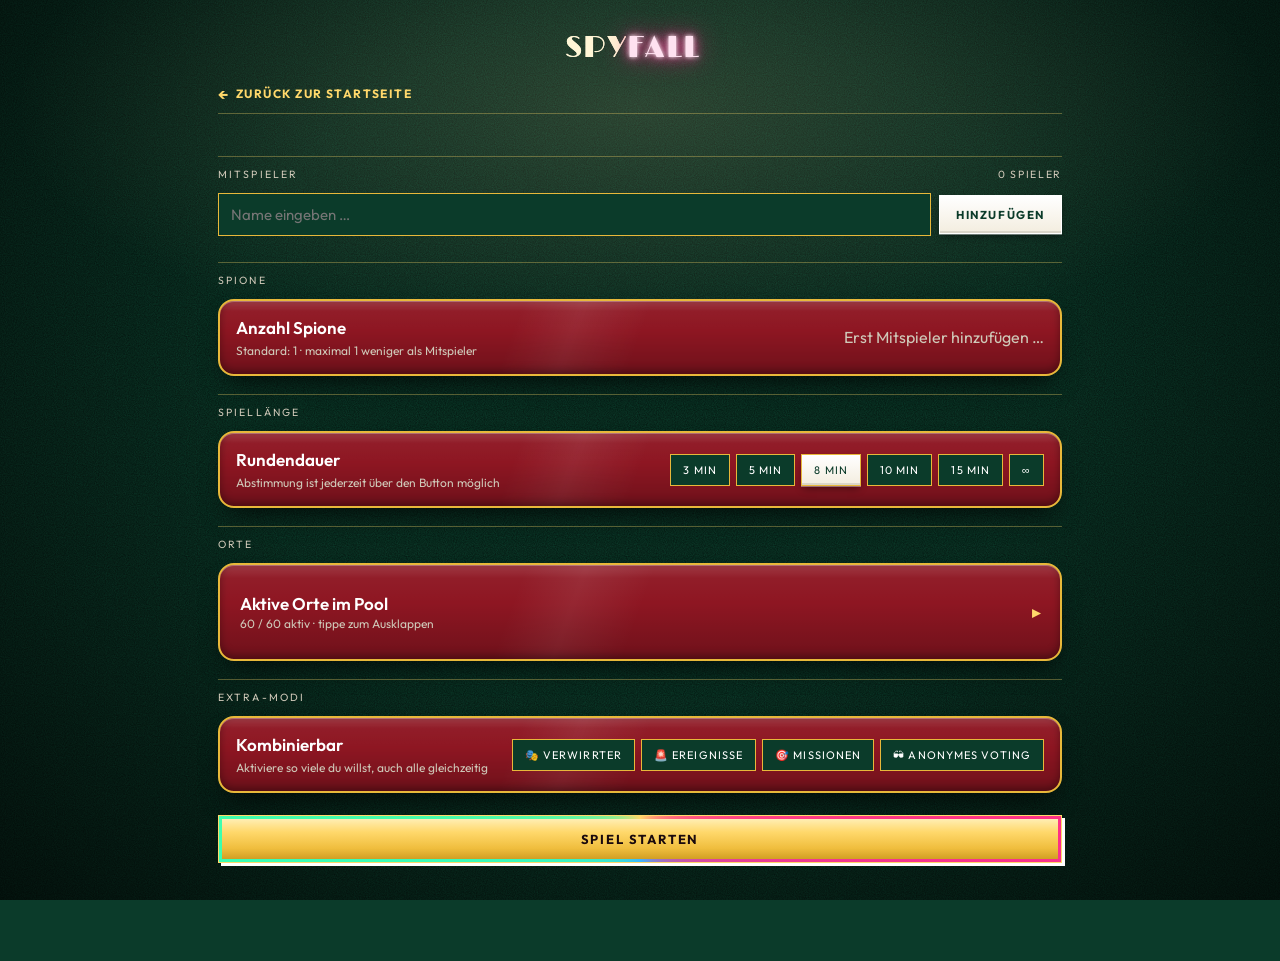
<file: spyfall.html>
<!DOCTYPE html>
<html lang="de">
<head>
<meta charset="UTF-8" />
<meta name="viewport" content="width=device-width, initial-scale=1.0, viewport-fit=cover" />
<title>Spyfall — Maikos Spielhalle</title>
<meta name="description" content="Ein Handy. Ein Ort. Ein Spion unter euch.">
<meta name="theme-color" content="#0B3B2A">
<meta property="og:type" content="website">
<meta property="og:site_name" content="Maikos Spielhalle">
<meta property="og:locale" content="de_DE">
<meta property="og:title" content="Spyfall — Maikos Spielhalle">
<meta property="og:description" content="Ein Handy. Ein Ort. Ein Spion unter euch.">
<meta property="og:url" content="https://maiggooo.github.io/spielhalle/spyfall.html">
<meta property="og:image" content="https://maiggooo.github.io/spielhalle/og/spyfall.jpg">
<meta property="og:image:width" content="1200">
<meta property="og:image:height" content="630">
<meta property="og:image:alt" content="Spyfall">
<meta name="twitter:card" content="summary_large_image">
<link rel="icon" type="image/png" href="favicon.png">
<link rel="apple-touch-icon" href="favicon.png">
<link rel="manifest" href="manifest.json">
<meta name="apple-mobile-web-app-capable" content="yes">
<meta name="apple-mobile-web-app-title" content="Spielhalle">
<script>if ("serviceWorker" in navigator) navigator.serviceWorker.register("sw.js");</script>
<script src="spiele.js"></script>
<script src="fx.js" defer></script>
<link rel="preconnect" href="https://fonts.googleapis.com">
<link rel="preconnect" href="https://fonts.gstatic.com" crossorigin>
<link href="https://fonts.googleapis.com/css2?family=Limelight&family=Outfit:wght@400;500;600;700;800&display=swap" rel="stylesheet">
<link rel="stylesheet" href="site.css">
<style>
  .wrap { max-width:900px; }



  .mast .brand, .hero h1, .card-face { text-shadow: 0 0 .45px currentColor, .18px .12px .55px rgba(0,0,0,.10); }



  /* Hero */
  .hero { padding:26px 0 18px; border-bottom:1px solid var(--rule); text-align:center; }
  .hero .eyebrow { font-family:'Outfit', sans-serif; font-size:10.5px; letter-spacing:.24em; text-transform:uppercase; color:var(--muted); }
  .hero h1 { font-family:'Outfit', sans-serif; font-weight:800; font-size:clamp(42px, 8vw, 72px); letter-spacing:-.02em; line-height:.95; margin-top:8px; }
  .hero h1 em {  font-weight:400; color:var(--accent); }
  .hero .lede { margin-top:10px; font-family:'Outfit', sans-serif;  font-size:15px; color:var(--muted); }

  /* Screens */
  .screen { display:none; padding:24px 0; }
  .screen.active { display:block; }

  /* Sections */
  .section-title {
    font-family:'Outfit', sans-serif; font-size:10.5px;
    letter-spacing:.2em; text-transform:uppercase; color:var(--muted);
    border-top:1px solid var(--rule-soft); padding-top:10px; margin-top:18px; margin-bottom:10px;
    display:flex; align-items:center; gap:8px;
  }

  /* Inputs / Buttons */
  .row { display:flex; gap:8px; align-items:center; flex-wrap:wrap; }
  input[type="text"] {
    flex:1; min-width:0; padding:11px 12px;
    background:var(--paper); color:var(--ink);
    border:1px solid var(--rule); border-radius:0;
    font-family:'Outfit', sans-serif; font-size:15px;
    outline:none; transition:border-color .15s;
  }
  input[type="text"]:focus { border-color:var(--accent); }

  .btn {
    display:inline-flex; align-items:center; justify-content:center; gap:8px;
    padding:11px 16px; background:var(--ink); color:var(--paper);
    border:1px solid var(--ink); font-family:'Outfit', sans-serif;
    font-size:11.5px; letter-spacing:.14em; text-transform:uppercase;
    font-weight:700; cursor:pointer; text-decoration:none;
    box-shadow:3px 3px 0 var(--accent);
    transition:transform .12s ease, box-shadow .18s ease, background .18s;
  }
  .btn:hover { transform:translate(-1px,-1px); box-shadow:4px 4px 0 var(--accent); }
  .btn:active { transform:translate(1px,1px); box-shadow:1px 1px 0 var(--accent); }
  .btn.ghost { background:transparent; color:var(--ink); box-shadow:2px 2px 0 var(--rule); }
  .btn.ghost:hover { box-shadow:3px 3px 0 var(--rule); background:var(--paper-2); }
  .btn.accent { background:var(--accent); border-color:var(--accent); color:var(--on-accent); box-shadow:3px 3px 0 var(--ink); }
  .btn.accent:hover { box-shadow:4px 4px 0 var(--ink); }
  .btn.big { padding:15px 22px; font-size:13px; }
  .btn.block { display:flex; width:100%; }
  .btn.danger { background:var(--accent); border-color:var(--accent); color:var(--on-accent); }
  .btn:disabled { opacity:.45; cursor:not-allowed; transform:none !important; box-shadow:2px 2px 0 var(--rule-soft) !important; }

  .chip {
    display:inline-flex; align-items:center; gap:6px;
    padding:8px 12px; border:1px solid var(--rule);
    background:var(--paper); cursor:pointer;
    font-family:'Outfit', sans-serif; font-size:11px;
    letter-spacing:.1em; text-transform:uppercase; color:var(--ink);
    transition:background .15s, color .15s;
    user-select:none;
  }
  .chip:hover { background:var(--paper-2); }
  .chip.active { background:var(--ink); color:var(--paper); }
  .chip.accent.active { background:var(--accent); color:var(--on-accent); border-color:var(--accent); }

  /* Players list */
  .players { display:flex; flex-direction:column; gap:6px; margin-top:8px; }
  .player-item {
    display:flex; align-items:center; gap:10px; padding:8px 12px;
    border:1px solid var(--rule-soft); background:var(--paper-2);
    font-family:'Outfit', sans-serif;
  }
  .player-item .num { font-family:'Outfit', sans-serif; font-size:11px; color:var(--muted); min-width:22px; }
  .player-item .name { flex:1; font-weight:500; }
  .player-item .rm {
    background:transparent; border:none; color:var(--accent);
    font-family:'Outfit', sans-serif;  font-size:20px; cursor:pointer; line-height:1;
    padding:0 6px;
  }
  .player-item .rm:hover { color:var(--ink); }

  .count-badge {
    display:inline-flex; align-items:center; gap:6px;
    font-family:'Outfit', sans-serif; font-size:10.5px;
    letter-spacing:.16em; text-transform:uppercase; color:var(--muted);
  }

  /* Setting rows */
  .setting {
    display:flex; flex-wrap:wrap; gap:8px; align-items:center;
    padding:12px 0; border-bottom:1px dashed var(--rule-soft);
  }
  .setting-label {
    flex:1; min-width:140px;
    font-family:'Outfit', sans-serif; font-size:17px; font-weight:600;
  }
  .setting-label .hint { display:block; font-family:'Outfit', sans-serif; font-weight:400; font-size:12px; color:var(--muted); letter-spacing:0; text-transform:none; margin-top:2px; }
  .setting-controls { display:flex; flex-wrap:wrap; gap:6px; }

  /* Places: overview + collapsible categories */
  #placesControls { flex-direction:column; gap:8px; align-items:stretch; }
  .places-overview {
    display:flex; align-items:center; justify-content:space-between;
    gap:10px; padding:6px 10px;
    background:var(--paper-2); border:1px dashed var(--rule-soft);
  }
  .places-count {
    font-family:'Outfit', sans-serif; font-size:11px;
    letter-spacing:.14em; text-transform:uppercase; color:var(--ink-soft);
  }
  .places-quick { display:flex; gap:6px; }
  .mini-btn {
    background:var(--paper); border:1px solid var(--rule);
    color:var(--ink);
    font-family:'Outfit', sans-serif; font-size:10px;
    letter-spacing:.14em; text-transform:uppercase;
    padding:4px 8px; cursor:pointer; transition:background .15s, color .15s;
  }
  .mini-btn:hover { background:var(--ink); color:var(--paper); }

  .place-category { border:1px solid var(--rule-soft); background:var(--paper); }
  .cat-header {
    width:100%; display:flex; align-items:center; gap:10px;
    padding:10px 12px; background:transparent; border:none;
    cursor:pointer; text-align:left; color:var(--ink);
    font-family:'Outfit', sans-serif; font-size:15px; font-weight:600;
    border-bottom:1px dashed transparent;
    transition:background .15s;
  }
  .cat-header:hover { background:var(--paper-2); }
  .place-category.open .cat-header { border-bottom-color:var(--rule-soft); background:var(--paper-2); }
  .cat-icon { font-size:16px; }
  .cat-name { flex:1; }
  .cat-count {
    font-family:'Outfit', sans-serif; font-size:10.5px;
    letter-spacing:.14em; color:var(--muted);
    padding:2px 8px; border:1px solid var(--rule-soft);
    background:var(--paper);
  }
  .cat-toggle {
    font-family:'Outfit', sans-serif; font-size:14px;
    color:var(--accent); min-width:14px; text-align:right;
  }
  .cat-body { display:none; padding:10px 12px 12px; }
  .place-category.open .cat-body { display:block; }
  .cat-quick { display:flex; gap:6px; margin-bottom:8px; }
  .cat-places { display:flex; flex-wrap:wrap; gap:6px; }

  /* Section toggle (whole "Orte" block collapsible) */
  .places-setting { flex-direction:column; align-items:stretch; gap:0; padding:0; border-bottom:1px dashed var(--rule-soft); }
  .section-toggle {
    width:100%; display:flex; align-items:center; gap:10px;
    padding:14px 4px; background:transparent; border:none;
    cursor:pointer; text-align:left; color:var(--ink);
    font-family:'Outfit', sans-serif; font-size:17px; font-weight:600;
  }
  .section-toggle:hover { color:var(--accent); }
  .section-toggle-label { flex:1; }
  .section-toggle-label .hint {
    display:block; font-family:'Outfit', sans-serif; font-weight:400;
    font-size:12px; color:var(--muted); letter-spacing:0;
    text-transform:none; margin-top:2px;
  }
  .section-toggle-icon {
    font-family:'Outfit', sans-serif; font-size:16px;
    color:var(--accent); min-width:16px; text-align:right;
  }
  .places-body { display:flex; flex-direction:column; gap:8px; padding:0 0 14px; }
  .places-body[hidden] { display:none; }


  /* Cards phase */
  .card-stage { display:flex; flex-direction:column; align-items:center; gap:18px; padding:20px 0; }
  .card-stage .hand-msg {
    text-align:center; font-family:'Outfit', sans-serif;
    font-size:11px; letter-spacing:.2em; text-transform:uppercase; color:var(--muted);
  }
  .card-stage .hand-msg .player-name {
    display:block; margin-top:8px; font-family:'Outfit', sans-serif;
     font-size:28px; letter-spacing:-.01em;
    color:var(--ink); text-transform:none;
  }
  .card-instr { text-align:center; font-family:'Outfit', sans-serif;  color:var(--muted); font-size:14px; }

  .flip-card {
    width:min(88vw, 340px); aspect-ratio: 3/4.4;
    perspective: 1200px; cursor:pointer;
    -webkit-tap-highlight-color: transparent;
  }
  .flip-inner {
    position:relative; width:100%; height:100%;
    transition: transform .7s cubic-bezier(.7,0,.2,1);
    transform-style: preserve-3d;
  }
  .flip-card.revealed .flip-inner { transform: rotateY(180deg); }
  .card-face {
    position:absolute; inset:0; backface-visibility:hidden;
    border:2px solid var(--rule); background:var(--paper);
    padding:22px; display:flex; flex-direction:column;
    box-shadow: 6px 6px 0 var(--ink);
  }
  .card-back {
    background: repeating-linear-gradient(45deg, var(--paper) 0 12px, var(--paper-2) 12px 24px);
    align-items:center; justify-content:center; text-align:center; gap:14px;
  }
  .card-back .back-frame {
    border:2px solid var(--ink); padding:22px 18px 18px; width:100%;
    display:flex; flex-direction:column; align-items:center; gap:14px;
    background:var(--paper);
  }
  .card-back .back-label {
    font-family:'Outfit', sans-serif; font-size:10.5px;
    letter-spacing:.28em; text-transform:uppercase; color:var(--muted);
  }
  .card-back .spy-icon { width:70%; max-width:180px; height:auto; }
  .card-back .back-title {
    font-family:'Outfit', sans-serif;  font-weight:800;
    font-size:32px; letter-spacing:-.01em; color:var(--ink);
  }
  .card-back .tap-hint {
    font-family:'Outfit', sans-serif; font-size:10px;
    letter-spacing:.2em; text-transform:uppercase; color:var(--accent);
    margin-top:2px;
  }

  .card-front { transform: rotateY(180deg); justify-content:space-between; }
  .card-front .cf-eyebrow {
    font-family:'Outfit', sans-serif; font-size:10px;
    letter-spacing:.24em; text-transform:uppercase; color:var(--muted);
  }
  .card-front .cf-place {
    font-family:'Outfit', sans-serif; font-weight:800; font-size:36px;
    line-height:1; letter-spacing:-.02em; margin-top:6px;
  }
  .card-front .cf-role-label { margin-top:22px; font-family:'Outfit', sans-serif; font-size:10px; letter-spacing:.22em; text-transform:uppercase; color:var(--muted); }
  .card-front .cf-role { font-family:'Outfit', sans-serif;  font-size:24px; margin-top:2px; }
  .card-front .cf-mission-label { margin-top:16px; font-family:'Outfit', sans-serif; font-size:10px; letter-spacing:.22em; text-transform:uppercase; color:var(--accent); }
  .card-front .cf-mission { font-family:'Outfit', sans-serif; font-size:15px; line-height:1.3; margin-top:2px; color:var(--ink-soft); }
  .card-front .cf-footer {
    margin-top:auto; border-top:1px solid var(--rule-soft); padding-top:8px;
    font-family:'Outfit', sans-serif; font-size:9.5px;
    letter-spacing:.16em; text-transform:uppercase; color:var(--muted);
    display:flex; justify-content:space-between;
  }
  .card-front.spy { background:var(--paper-2); border-color:var(--accent); }
  .card-front.spy .cf-place { color:var(--accent);  }

  /* Game */
  .game-topbar { display:flex; flex-wrap:wrap; gap:8px; justify-content:center; margin-bottom:14px; }
  .mode-badge {
    font-family:'Outfit', sans-serif; font-size:10px;
    letter-spacing:.18em; text-transform:uppercase; color:var(--muted);
    border:1px solid var(--rule-soft); padding:4px 8px;
  }
  .timer-box {
    text-align:center; padding:26px 12px; border:2px solid var(--rule);
    background:var(--paper-2); margin:12px 0 20px;
  }
  .timer-label { font-family:'Outfit', sans-serif; font-size:10.5px; letter-spacing:.22em; text-transform:uppercase; color:var(--muted); }
  .timer-value { font-family:'Outfit', sans-serif; font-weight:800; font-size:clamp(64px, 16vw, 108px); line-height:1; margin-top:4px; letter-spacing:-.03em; }
  .timer-value.warn { color:var(--accent); }
  .timer-value.paused { opacity:.5; }
  .game-actions { display:grid; grid-template-columns:1fr 1fr; gap:10px; }
  .game-actions .btn { padding:15px 12px; font-size:11.5px; }
  .game-actions .full { grid-column: 1 / -1; }

  /* Voting */
  .player-grid { display:grid; grid-template-columns:repeat(auto-fill, minmax(140px, 1fr)); gap:8px; margin-top:12px; }
  .player-choice {
    padding:16px 12px; border:1px solid var(--rule); background:var(--paper); color:var(--ink);
    cursor:pointer; text-align:center;
    font-family:'Outfit', sans-serif; font-size:17px; font-weight:600;
    transition: background .15s, transform .12s, box-shadow .15s;
  }
  .player-choice:hover { background:var(--paper-2); box-shadow:3px 3px 0 var(--rule); transform:translate(-1px,-1px); }
  .player-choice.selected { background:var(--ink); color:var(--paper); }
  .player-choice.done-spy { background:var(--accent); color:var(--on-accent); border-color:var(--accent); }
  .player-choice.done-inn { opacity:.4; }

  /* Places grid (guess) */
  .place-grid { display:grid; grid-template-columns:repeat(auto-fill, minmax(160px, 1fr)); gap:8px; margin-top:12px; }
  .place-choice {
    padding:16px 12px; border:1px solid var(--rule); background:var(--paper); color:var(--ink);
    cursor:pointer; text-align:center;
    font-family:'Outfit', sans-serif; font-size:16px; font-weight:600;
    transition: background .15s, transform .12s, box-shadow .15s;
  }
  .place-choice:hover { background:var(--paper-2); box-shadow:3px 3px 0 var(--rule); transform:translate(-1px,-1px); }
  .place-choice.selected { background:var(--ink); color:var(--paper); }

  /* Result / reveal */
  .reveal-card {
    border:2px solid var(--rule); background:var(--paper-2);
    padding:18px 20px; margin-top:14px;
  }
  .reveal-card h3 { font-family:'Outfit', sans-serif; font-size:24px; letter-spacing:-.01em; }
  .reveal-card h3 em {  color:var(--accent); }
  .reveal-list { margin-top:12px; display:flex; flex-direction:column; gap:6px; }
  .reveal-row {
    display:flex; justify-content:space-between; gap:10px;
    padding:8px 10px; background:var(--paper); border:1px solid var(--rule-soft);
    font-family:'Outfit', sans-serif; font-size:14px;
  }
  .reveal-row .who { font-weight:600; }
  .reveal-row .what { color:var(--muted); font-family:'Outfit', sans-serif; font-size:11px; letter-spacing:.08em; text-transform:uppercase; }
  .reveal-row.spy .who { color:var(--accent); }
  .reveal-row.spy .what { color:var(--accent); }

  /* Event overlay */
  .event-overlay {
    position:fixed; inset:0; z-index:9999; display:none;
    background:rgba(200,68,42,.10); align-items:center; justify-content:center;
    padding:22px; backdrop-filter: blur(2px);
  }
  .event-overlay.show { display:flex; animation: flashSiren 1.6s ease; }
  @keyframes flashSiren {
    0%,100% { background:rgba(200,68,42,.10); }
    10%,30%,50% { background:rgba(200,68,42,.55); }
    20%,40% { background:rgba(200,68,42,.15); }
  }
  .event-card {
    max-width:520px; width:100%; background:var(--paper);
    border:3px solid var(--accent); padding:26px 22px; text-align:center;
    box-shadow:8px 8px 0 var(--ink);
    animation: eventPop .5s cubic-bezier(.7,0,.2,1);
  }
  @keyframes eventPop { from { transform:scale(.85); opacity:0; } to { transform:scale(1); opacity:1; } }
  .event-card .ev-eyebrow {
    font-family:'Outfit', sans-serif; font-size:11px;
    letter-spacing:.28em; text-transform:uppercase; color:var(--accent); font-weight:700;
  }
  .event-card .ev-title {
    font-family:'Outfit', sans-serif; font-weight:800; font-size:32px;
    letter-spacing:-.02em; margin-top:6px; line-height:1;
  }
  .event-card .ev-desc { margin-top:10px; font-family:'Outfit', sans-serif;  font-size:16px; color:var(--ink-soft); }
  .event-card .btn { margin-top:16px; }

  /* Modal */
  .modal {
    position:fixed; inset:0; z-index:9990; display:none;
    background:rgba(0,0,0,.4); align-items:center; justify-content:center; padding:20px;
  }
  .modal.show { display:flex; }
  .modal-inner {
    max-width:460px; width:100%; background:var(--paper);
    border:2px solid var(--rule); padding:22px; box-shadow:6px 6px 0 var(--ink);
  }
  .modal-inner h3 { font-family:'Outfit', sans-serif; font-size:22px; margin-bottom:8px; }
  .modal-inner p { font-family:'Outfit', sans-serif;  color:var(--ink-soft); }
  .modal-actions { display:flex; gap:10px; margin-top:16px; justify-content:flex-end; flex-wrap:wrap; }


  @media (max-width:560px) {
    .hero { padding:18px 0 12px; }
    .setting-label { min-width:100%; }
  }

</style>
</head>
<body>
<div class="wrap">

  <header class="mast">
    <div class="edition left"></div>
    <div class="brand">Spy<em>fall</em></div>
    <div class="edition right">
      <button class="toggle" id="themeToggle" aria-label="Theme wechseln">
        <span class="dot" id="themeDot"></span>
        <span id="themeLabel">Dark</span>
      </button>
    </div>
  </header>

  <div class="subhead">
    <a class="back" href="index.html" aria-label="Zurück zur Startseite">
      <span class="arrow">&larr;</span>
      <span>Zurück zur Startseite</span>
    </a>
  </div>

  <!-- ============= SETUP ============= -->
  <section id="screen-setup" class="screen active">

    <div class="section-title">Mitspieler <span class="count-badge" id="playerCount" style="margin-left:auto;">0 Spieler</span></div>
    <div class="row">
      <input type="text" id="playerInput" placeholder="Name eingeben …" maxlength="20" autocomplete="off">
      <button class="btn" id="addPlayerBtn">Hinzufügen</button>
    </div>
    <div class="players" id="playersList"></div>

    <div class="section-title">Spione</div>
    <div class="setting">
      <div class="setting-label">
        Anzahl Spione
        <span class="hint">Standard: 1 · maximal 1 weniger als Mitspieler</span>
      </div>
      <div class="setting-controls" id="spyCountControls"></div>
    </div>

    <div class="section-title">Spiellänge</div>
    <div class="setting">
      <div class="setting-label">
        Rundendauer
        <span class="hint">Abstimmung ist jederzeit über den Button möglich</span>
      </div>
      <div class="setting-controls" id="durationControls">
        <button class="chip" data-min="3">3 min</button>
        <button class="chip" data-min="5">5 min</button>
        <button class="chip active" data-min="8">8 min</button>
        <button class="chip" data-min="10">10 min</button>
        <button class="chip" data-min="15">15 min</button>
        <button class="chip" data-min="0">∞</button>
      </div>
    </div>

    <div class="section-title">Orte</div>
    <div class="setting places-setting" id="placesSection">
      <button type="button" class="section-toggle" id="placesToggle" aria-expanded="false">
        <span class="section-toggle-label">
          Aktive Orte im Pool
          <span class="hint" id="placesSummary">60 / 60 aktiv · tippe zum Ausklappen</span>
        </span>
        <span class="section-toggle-icon" id="placesToggleIcon">▸</span>
      </button>
      <div class="setting-controls places-body" id="placesControls" hidden></div>
    </div>

    <div class="section-title">Extra-Modi</div>
    <div class="setting">
      <div class="setting-label">
        Kombinierbar
        <span class="hint">Aktiviere so viele du willst, auch alle gleichzeitig</span>
      </div>
      <div class="setting-controls" id="modesControls">
        <button class="chip accent" data-mode="confused">🎭 Verwirrter</button>
        <button class="chip accent" data-mode="events">🚨 Ereignisse</button>
        <button class="chip accent" data-mode="missions">🎯 Missionen</button>
        <button class="chip accent" data-mode="anonvote">🕶 Anonymes Voting</button>
      </div>
    </div>

    <div style="margin-top:22px; display:flex; gap:10px; flex-wrap:wrap;">
      <button class="btn accent big block" id="startGameBtn">Spiel starten</button>
    </div>
    <div id="setupError" style="color:var(--accent); font-family:'Outfit', sans-serif; font-size:11px; letter-spacing:.14em; text-transform:uppercase; margin-top:10px; min-height:16px;"></div>
  </section>

  <!-- ============= CARDS PHASE ============= -->
  <section id="screen-cards" class="screen">
    <div class="card-stage">
      <div class="hand-msg">
        <div>Handy weitergeben an</div>
        <div class="player-name" id="handTo">—</div>
      </div>

      <div class="flip-card" data-fx-tilt id="flipCard" role="button" aria-label="Karte umdrehen">
        <div class="flip-inner">
          <div class="card-face card-back">
            <div class="back-frame">
              <div class="back-label">Streng geheim</div>
              <svg class="spy-icon" viewBox="0 0 200 220" xmlns="http://www.w3.org/2000/svg" aria-hidden="true">
                <!-- Hutkrempe -->
                <ellipse cx="100" cy="52" rx="86" ry="16" fill="currentColor"/>
                <!-- Hutkrone -->
                <path d="M42 52 Q42 12 100 12 Q158 12 158 52 Z" fill="currentColor"/>
                <!-- Hutband -->
                <rect x="42" y="46" width="116" height="8" fill="var(--paper)"/>
                <!-- Kopf -->
                <ellipse cx="100" cy="96" rx="46" ry="42" fill="currentColor"/>
                <!-- Sonnenbrille -->
                <rect x="54" y="86" width="92" height="6" fill="var(--paper)"/>
                <ellipse cx="78" cy="98" rx="18" ry="12" fill="var(--paper)" stroke="currentColor" stroke-width="3"/>
                <ellipse cx="122" cy="98" rx="18" ry="12" fill="var(--paper)" stroke="currentColor" stroke-width="3"/>
                <line x1="96" y1="98" x2="104" y2="98" stroke="currentColor" stroke-width="3"/>
                <!-- Kragen / Mantel -->
                <path d="M40 168 Q100 138 160 168 L160 220 L40 220 Z" fill="currentColor"/>
                <path d="M100 138 L84 210 L100 200 L116 210 Z" fill="var(--paper)"/>
                <!-- Krawatte -->
                <path d="M100 148 L94 158 L100 190 L106 158 Z" fill="var(--accent)"/>
              </svg>
              <div class="back-title">Spyfall</div>
              <div class="tap-hint">Tippen zum Aufdecken</div>
            </div>
          </div>
          <div class="card-face card-front" id="cardFront">
            <!-- Wird per JS gefüllt -->
          </div>
        </div>
      </div>

      <div class="card-instr" id="cardInstr">Nur du solltest die Karte sehen.</div>

      <button class="btn ghost" id="nextPlayerBtn" style="display:none;">Karte verdecken &amp; Handy weitergeben</button>
      <button class="btn accent" id="startRoundBtn" style="display:none;">Runde starten</button>
    </div>
  </section>

  <!-- ============= GAME ============= -->
  <section id="screen-game" class="screen">
    <div class="game-topbar" id="modeBadges"></div>

    <div class="timer-box">
      <div class="timer-label" id="timerLabel">Verbleibende Zeit</div>
      <div class="timer-value" id="timerValue">00:00</div>
    </div>

    <div class="game-actions">
      <button class="btn accent" id="startVoteBtn">🗳 Abstimmung</button>
      <button class="btn" id="guessPlaceBtn">🔍 Ort raten</button>
      <button class="btn ghost full" id="pauseBtn">⏸ Pausieren</button>
      <button class="btn ghost full" id="abortBtn" style="border-color:var(--accent); color:var(--accent);">Runde abbrechen</button>
    </div>
  </section>

  <!-- ============= VOTING ============= -->
  <section id="screen-vote" class="screen">
    <div class="section-title" id="voteTitle">Abstimmung · Wer ist der Spion?</div>
    <div style="font-family:'Outfit', sans-serif;  color:var(--muted);" id="voteSubtitle">
      Tippt gemeinsam auf einen Verdächtigen und bestätigt.
    </div>
    <div class="player-grid" id="voteGrid"></div>
    <div style="margin-top:18px; display:flex; gap:10px; flex-wrap:wrap;">
      <button class="btn accent" id="confirmVoteBtn" disabled>Verdacht bestätigen</button>
      <button class="btn ghost" id="cancelVoteBtn">Zurück ins Spiel</button>
    </div>
    <div id="voteReveal"></div>
  </section>

  <!-- ============= GUESS PLACE ============= -->
  <section id="screen-guess" class="screen">
    <div class="section-title">Ort raten · Nur der Spion!</div>
    <div style="font-family:'Outfit', sans-serif;  color:var(--muted);">
      Wähle einen Ort. Richtig geraten → Spion gewinnt. Falsch → Spion verliert.
    </div>
    <div class="place-grid" id="guessGrid"></div>
    <div style="margin-top:18px; display:flex; gap:10px; flex-wrap:wrap;">
      <button class="btn accent" id="confirmGuessBtn" disabled>Rateversuch bestätigen</button>
      <button class="btn ghost" id="cancelGuessBtn">Zurück ins Spiel</button>
    </div>
  </section>

  <!-- ============= RESULT ============= -->
  <section id="screen-result" class="screen">
    <div class="hero" style="border-bottom:none;">
      <div class="eyebrow" id="resultEyebrow">Runde beendet</div>
      <h1 class="fx-shine" id="resultHeadline">Auflösung</h1>
      <div class="lede" id="resultLede"></div>
    </div>

    <div class="reveal-card">
      <h3>Der Ort war: <em id="revealPlace">—</em></h3>
      <div class="reveal-list" id="revealList"></div>
    </div>

    <div id="missionsBlock" style="display:none;">
      <div class="section-title">🎯 Missionen (Ehrenrunde)</div>
      <div class="reveal-list" id="missionsList"></div>
    </div>

    <div style="margin-top:22px; display:flex; gap:10px; flex-wrap:wrap;">
      <button class="btn accent" id="newRoundBtn">Neue Runde (gleiche Spieler)</button>
      <button class="btn ghost" id="backMenuBtn">Zurück zum Menü</button>
    </div>
  </section>
</div>

<!-- Event overlay -->
<div class="event-overlay" id="eventOverlay">
  <div class="event-card">
    <div class="ev-eyebrow">🚨 Ereignis</div>
    <div class="ev-title" id="evTitle">—</div>
    <div class="ev-desc" id="evDesc">—</div>
    <button class="btn accent" id="evCloseBtn">Verstanden</button>
  </div>
</div>

<!-- Confirm modal -->
<div class="modal" id="confirmModal">
  <div class="modal-inner">
    <h3 id="cmTitle">Sicher?</h3>
    <p id="cmText">—</p>
    <div class="modal-actions">
      <button class="btn ghost" id="cmCancel">Abbrechen</button>
      <button class="btn accent" id="cmOk">Bestätigen</button>
    </div>
  </div>
</div>

<script src="site.js"></script>
<script>
/* ================= DATEN: ORTE & ROLLEN ================= */
// 60 Orte in 10 Kategorien — jeder Ort hat 6 passende Rollen
const PLACE_CATEGORIES = [
  {
    name: "Freizeit & Urlaub", icon: "🏖", places: [
      { name: "Strand",           roles: ["Rettungsschwimmer","Touristin","Surfer","Eisverkäufer","Sandburgen-Kind","Strandkellner"] },
      { name: "Freizeitpark",     roles: ["Achterbahn-Operator","Maskottchen","Zuckerwatte-Verkäufer","Gestresste Mutter","Fotograf","Sicherheitspersonal"] },
      { name: "Zoo",              roles: ["Tierpfleger","Kartenverkäufer","Schulklassen-Lehrer","Zoologe","Reinigungskraft","Souvenir-Verkäufer"] },
      { name: "Campingplatz",     roles: ["Platzwart","Wohnmobil-Rentner","Pfadfinder","Grillmeister","Angler","Gitarrenspieler"] },
      { name: "Kreuzfahrtschiff", roles: ["Kapitän","Animateur","Barkeeper","Steward","Passagier","Küchenchef"] },
      { name: "Skigebiet",        roles: ["Skilehrer","Liftwart","Après-Ski-DJ","Rettungssanitäter","Snowboarder","Hüttenwirt"] },
      { name: "Escape Room",      roles: ["Spielleiter","Rätselknacker","Nervöser Neuling","Gruppenchef","Techniker","Foto-Fotograf"] }
    ]
  },
  {
    name: "Kultur & Unterhaltung", icon: "🎭", places: [
      { name: "Kino",             roles: ["Kartenabreißer","Popcorn-Verkäufer","Filmvorführer","Kinogänger","Reinigungskraft","Flyer-Verteiler"] },
      { name: "Theater",          roles: ["Regisseur","Souffleuse","Hauptdarsteller","Bühnenbildner","Beleuchter","Platzanweiser"] },
      { name: "Konzert / Festival", roles: ["Rockstar","Roadie","Security","Fan in erster Reihe","Bierverkäufer","Ton-Techniker"] },
      { name: "Museum",           roles: ["Kurator","Wachmann","Schulklassen-Führer","Restaurator","Kassenwart","Kunststudent"] },
      { name: "Zirkus",           roles: ["Zirkusdirektor","Clown","Trapezkünstler","Löwenbändiger","Kartenverkäufer","Kind mit Ballon"] },
      { name: "Kunstgalerie",     roles: ["Galerist","Künstler","Kritiker","Sammler","Praktikant","Vernissage-Barkeeper"] }
    ]
  },
  {
    name: "Essen & Trinken", icon: "🍽", places: [
      { name: "Restaurant",       roles: ["Kellner","Chefkoch","Sommelier","Gast","Spülkraft","Restaurantkritiker"] },
      { name: "Fast-Food-Restaurant", roles: ["Kassierer","Fritteusen-Mitarbeiter","Drive-Thru-Personal","Hungriger Kunde","Reinigungskraft","Filialleiter"] },
      { name: "Bar / Kneipe",     roles: ["Barkeeper","Türsteher","Stammgast","DJ","Cocktail-Kellnerin","Betrunkener Tourist"] },
      { name: "Bäckerei",         roles: ["Bäckermeister","Verkäuferin","Lehrling","Frühkunde","Auslieferungsfahrer","Konditor"] },
      { name: "Weingut",          roles: ["Winzer","Sommelier","Erntehelfer","Touristenführer","Weinkritiker","Fassbinder"] },
      { name: "Weihnachtsmarkt",  roles: ["Glühwein-Verkäufer","Weihnachtsmann","Frierendes Kind","Marktleiter","Handwerker mit Stand","Krippenspieler"] }
    ]
  },
  {
    name: "Transport & Reise", icon: "🚂", places: [
      { name: "Flughafen",        roles: ["Check-in-Personal","Sicherheitskontrolleur","Gepäckabfertiger","Wartender Passagier","Duty-Free-Verkäufer","Reinigungskraft"] },
      { name: "Flugzeug",         roles: ["Kapitän","Stewardess","Business-Class-Passagier","Nervöser Erstflieger","Air Marshal","Schlafendes Baby"] },
      { name: "Zug / ICE",        roles: ["Zugführer","Schaffner","Bordbistro-Mitarbeiter","Pendler","Tourist mit Riesenkoffer","Kontrolleur"] },
      { name: "U-Bahn-Station",   roles: ["U-Bahn-Fahrer","Straßenmusiker","Pendler","Ticketkontrolleur","Obdachloser","Tourist mit Karte"] },
      { name: "Segelboot / Yacht", roles: ["Skipper","Matrose","Millionär","Sonnendeck-Gast","Bordkoch","Steward"] },
      { name: "Raststätte Autobahn", roles: ["Kassierer","LKW-Fahrer","Familienvater","Kellnerin","Tankwart","Reinigungskraft"] }
    ]
  },
  {
    name: "Arbeit & Büro", icon: "🏢", places: [
      { name: "Bürogebäude",      roles: ["Chef","Praktikant","Empfangsdame","IT-Support","Putzkraft","Kaffeeküchen-Plauderer"] },
      { name: "Baustelle",        roles: ["Polier","Kranführer","Maurer","Architekt","Sicherheitsbeauftragter","Lehrling"] },
      { name: "Fabrik",           roles: ["Fließbandarbeiter","Schichtleiter","Qualitätsprüfer","Gabelstaplerfahrer","Ingenieur","Reinigungspersonal"] },
      { name: "Bank",             roles: ["Filialleiter","Kassierer","Kundenberater","Sicherheitsdienst","Kunde","Geldbote"] },
      { name: "Anwaltskanzlei",   roles: ["Star-Anwalt","Junior-Anwalt","Sekretärin","Mandant","Praktikant","Empfang"] },
      { name: "Radiostation",     roles: ["Moderator","Producer","Nachrichtensprecher","Tontechniker","Studiogast","Praktikant"] }
    ]
  },
  {
    name: "Gesundheit & Notfall", icon: "🏥", places: [
      { name: "Krankenhaus",      roles: ["Chefarzt","Krankenschwester","Patient","Besucher","Sanitäter","Reinigungskraft"] },
      { name: "Feuerwache",       roles: ["Feuerwehrhauptmann","Neuling","Fahrzeugmechaniker","Notrufannahme","Dalmatiner-Besitzer","Kochdienst"] },
      { name: "Polizeistation",   roles: ["Kommissar","Streifenpolizist","Verdächtiger","Anwalt","Empfang","Zeuge"] },
      { name: "Apotheke",         roles: ["Apotheker","PTA","Kunde mit Rezept","Pharma-Vertreter","Praktikant","Rentner-Stammkunde"] }
    ]
  },
  {
    name: "Bildung", icon: "🏫", places: [
      { name: "Schule",           roles: ["Lehrer","Schüler","Direktor","Hausmeister","Sekretärin","Kantinenmitarbeiter"] },
      { name: "Universität",      roles: ["Professor","Student","Bibliothekar","Mensa-Personal","Tutor","Erstsemester"] },
      { name: "Fahrschule",       roles: ["Fahrlehrer","Fahrschüler","Prüfer","Theorieschüler","Sekretärin","Fahrzeugmechaniker"] },
      { name: "Kindergarten",     roles: ["Erzieherin","Kind","Praktikantin","Abholender Elternteil","Koch","Leitung"] }
    ]
  },
  {
    name: "Shopping & Dienstleistung", icon: "🛒", places: [
      { name: "Supermarkt",       roles: ["Kassierer","Regalauffüller","Kunde mit XXL-Einkauf","Metzger","Bäckereipersonal","Marktleiter"] },
      { name: "Einkaufszentrum",  roles: ["Ladendetektiv","Verkäufer","Teenager-Clique","Reinigungskraft","Weihnachtsmann-Darsteller","Info-Personal"] },
      { name: "Friseursalon",     roles: ["Chef-Friseur","Auszubildende","Stammkundin","Färbe-Spezialist","Empfang","Lehrling am Kehren"] },
      { name: "Autowerkstatt",    roles: ["Mechaniker-Meister","Lehrling","Kunde","Werkstattleiter","Ersatzteil-Verkäufer","TÜV-Prüfer"] },
      { name: "Tankstelle",       roles: ["Kassierer","Autofahrer","LKW-Fahrer","Reinigungskraft","Waschstraßen-Personal","Bierkäufer"] }
    ]
  },
  {
    name: "Geheim & Spektakulär", icon: "🕵", places: [
      { name: "Casino",           roles: ["Croupier","Highroller","Pit-Boss","Kartenmischer","Kartenzähler","Anfänger"] },
      { name: "Bankraub (im Gange)", roles: ["Anführer","Fluchtwagenfahrer","Techniker","Geisel","Verhandlungsführer","Sniper"] },
      { name: "Geheimlabor",      roles: ["Chef-Wissenschaftler","Assistent","Testperson","Sicherheitschef","Reinigungspersonal","Spionage-Verdächtiger"] },
      { name: "Militärbasis",     roles: ["General","Rekrut","Ausbilder","Koch","Wachposten","Techniker"] },
      { name: "U-Boot",           roles: ["Kapitän","Navigator","Koch","Techniker","Funker","Neuling"] },
      { name: "Raumstation",      roles: ["Kommandant","Wissenschaftler","Ingenieur","Weltraumtourist","Roboter-Techniker","Bordarzt"] }
    ]
  },
  {
    name: "Sonstiges", icon: "🏛", places: [
      { name: "Hotel-Lobby",      roles: ["Rezeptionist","Concierge","Page","Gast","Hoteldirektor","Reinigungskraft"] },
      { name: "Fitnessstudio",    roles: ["Trainer","Bodybuilder","Anfänger","Rezeptionist","Reinigungskraft","Sauna-Gast"] },
      { name: "Schwimmbad",       roles: ["Bademeister","Schwimmschüler","Rentner beim Bahnenziehen","Rutschen-Kind","Kassierer","Kioskbetreiber"] },
      { name: "Kirche / Hochzeit", roles: ["Pfarrer","Braut","Bräutigam","Trauzeuge","Fotograf","Organist"] },
      { name: "Standesamt",       roles: ["Standesbeamter","Braut","Bräutigam","Trauzeuge","Fotograf","Wartendes Paar"] },
      { name: "Gerichtssaal",     roles: ["Richter","Staatsanwalt","Verteidiger","Angeklagter","Zeuge","Protokollantin"] },
      { name: "Gefängnis",        roles: ["Wärter","Häftling","Direktor","Küchenpersonal","Anwaltsbesuch","Neuzugang"] },
      { name: "Fußballstadion",   roles: ["Spieler","Trainer","Ordner","Fan","Bierverkäufer","TV-Kommentator"] },
      { name: "Filmset",          roles: ["Regisseur","Hauptdarsteller","Kameramann","Maskenbildner","Statist","Catering"] },
      { name: "Tierarztpraxis",   roles: ["Tierarzt","Sprechstundenhilfe","Besorgter Hundebesitzer","Katzenbesitzer","Praktikant","Futterlieferant"] }
    ]
  }
];
// Flache Liste für schnelle Lookups
const PLACES = PLACE_CATEGORIES.flatMap(c => c.places);

/* ================= EREIGNISSE ================= */
const EVENTS = [
  // Sprach-Ereignisse
  { title:"Flüster-Modus", desc:"Ab jetzt wird nur noch geflüstert (30 Sek.)." },
  { title:"Reim-Zwang", desc:"Alle Antworten müssen sich reimen (60 Sek.)." },
  { title:"Ein-Wort-Antworten", desc:"Nur noch ein einziges Wort pro Antwort (30 Sek.)." },
  { title:"Gestikulier-Modus", desc:"Keine Wörter mehr, nur noch Gesten (30 Sek.)." },
  { title:"Akzent-Runde", desc:"Alle sprechen mit einem übertriebenen Akzent (60 Sek.)." },
  // Wortverbote
  { title:"Kein „Ja/Nein“", desc:"Niemand darf „Ja“ oder „Nein“ sagen, bis zum nächsten Ereignis." },
  { title:"Kein „Ich“", desc:"Das Wort „ich“ ist ab jetzt verboten, bis zum nächsten Ereignis." },
  { title:"Pflichtwort: „eigentlich“", desc:"Alle müssen in jeder Antwort das Wort „eigentlich“ verwenden, bis zum nächsten Ereignis." },
  // Fragerhythmus
  { title:"Reihum im Uhrzeigersinn", desc:"Fragen nur noch im Uhrzeigersinn, bis zum nächsten Ereignis." },
  { title:"Reihum gegen den Uhrzeigersinn", desc:"Fragen nur noch gegen den Uhrzeigersinn, bis zum nächsten Ereignis." },
  { title:"Doppelfrage", desc:"Wer gefragt wird, stellt die Frage sofort an eine andere Person weiter, bis zum nächsten Ereignis." },
  // Meta
  { title:"Themenwechsel", desc:"Die nächsten 3 Fragen müssen sich um Essen drehen." },
  { title:"Themenwechsel", desc:"Die nächsten 3 Fragen müssen sich um Wetter drehen." },
  { title:"Themenwechsel", desc:"Die nächsten 3 Fragen müssen sich um Gefühle drehen." }
];

/* ================= MISSIONEN ================= */
const MISSIONS = [
  // Redemuster (ohne 4,5,7,8)
  "Beginne jeden Satz mit „Ja“.",
  "Beginne jeden Satz mit „Also“.",
  "Beende jede Antwort mit einer Gegenfrage.",
  "Sage mindestens 3x „ehrlich gesagt“.",
  // Wort-Vermeidung
  "Vermeide das Wort „nein“.",
  "Vermeide das Wort „ich“.",
  "Vermeide alle Farben.",
  "Vermeide Zahlen.",
  // Interaktion
  "Rede der Person links von dir 3x ins Wort.",
  "Lache mindestens 5x (auch grundlos).",
  "Stelle mindestens 4 Fragen in dieser Runde.",
  "Stelle die erste Frage an die Person rechts von dir.",
  "Widersprich mindestens 2x jemandem.",
  "Stimme mindestens 3x jemandem übertrieben zu.",
  // Verhalten (ohne 20)
  "Kratz dir 3x am Kopf, wenn du sprichst.",
  "Räuspere dich vor jeder Antwort.",
  "Zeig 2x auf jemanden, während du sprichst."
];

/* ================= STATE ================= */
const state = {
  players: [],
  spyCount: 1,
  durationMin: 8,          // 0 = unendlich
  activePlaces: PLACES.map(p => p.name), // alle aktiv
  modes: { confused:false, events:false, missions:false, anonvote:false },
  // Runde
  round: null,             // { place, roles:[{player,role,isSpy,mission,confusedPlace}], spies:[idx], confusedIdx, revealedIdx, votingFound:[], startTs, remaining, paused, timerId, eventTimer }
};

/* ================= UI HELFER ================= */
const $  = s => document.querySelector(s);
const $$ = s => document.querySelectorAll(s);
function show(id) {
  $$(".screen").forEach(el => el.classList.remove("active"));
  document.getElementById(id).classList.add("active");
  window.scrollTo({top:0, behavior:"smooth"});
}
function shuffle(arr) {
  const a = arr.slice();
  for (let i=a.length-1; i>0; i--) {
    const j = Math.floor(Math.random()*(i+1));
    [a[i],a[j]] = [a[j],a[i]];
  }
  return a;
}
function rand(min,max){return Math.floor(Math.random()*(max-min+1))+min;}
function fmtTime(sec){ const m=Math.floor(sec/60), s=sec%60; return String(m).padStart(2,"0")+":"+String(s).padStart(2,"0"); }

/* ================= SETUP: PLAYERS ================= */
function renderPlayers() {
  const list = $("#playersList");
  list.innerHTML = "";
  state.players.forEach((n,i) => {
    const el = document.createElement("div");
    el.className = "player-item";
    el.innerHTML = `<span class="num">${String(i+1).padStart(2,"0")}</span>
                    <span class="name"></span>
                    <button class="rm" title="Entfernen">×</button>`;
    el.querySelector(".name").textContent = n;
    el.querySelector(".rm").addEventListener("click", () => {
      state.players.splice(i,1);
      renderPlayers();
      renderSpyCount();
    });
    list.appendChild(el);
  });
  $("#playerCount").textContent = state.players.length + " Spieler";
}
function addPlayer() {
  const inp = $("#playerInput");
  const v = inp.value.trim();
  if (!v) return;
  if (state.players.length >= 12) { flashSetupError("Maximal 12 Spieler."); return; }
  state.players.push(v);
  inp.value = "";
  inp.focus();
  renderPlayers();
  renderSpyCount();
}
$("#addPlayerBtn").addEventListener("click", addPlayer);
$("#playerInput").addEventListener("keydown", e => { if (e.key==="Enter") { e.preventDefault(); addPlayer(); } });

/* ================= SETUP: SPY COUNT ================= */
function renderSpyCount() {
  const wrap = $("#spyCountControls");
  wrap.innerHTML = "";
  const max = Math.max(1, state.players.length - 1);
  if (state.spyCount > max) state.spyCount = 1;
  for (let i=1; i<=max; i++) {
    const b = document.createElement("button");
    b.className = "chip" + (i===state.spyCount ? " active" : "");
    b.textContent = i;
    b.addEventListener("click", () => { state.spyCount = i; renderSpyCount(); });
    wrap.appendChild(b);
  }
  if (state.players.length < 3) {
    wrap.innerHTML = '<span style=" color:var(--muted);">Erst Mitspieler hinzufügen …</span>';
  }
}

/* ================= SETUP: DURATION ================= */
$$("#durationControls .chip").forEach(c => {
  c.addEventListener("click", () => {
    $$("#durationControls .chip").forEach(x => x.classList.remove("active"));
    c.classList.add("active");
    state.durationMin = parseInt(c.dataset.min,10);
  });
});

/* ================= SETUP: PLACES (kategorisiert, ausklappbar) ================= */
const openCats = new Set(); // welche Kategorien aufgeklappt sind

function togglePlace(name) {
  if (state.activePlaces.includes(name)) {
    state.activePlaces = state.activePlaces.filter(x => x !== name);
  } else {
    state.activePlaces.push(name);
  }
  renderPlaces();
}
function setCategoryActive(catIdx, active) {
  const cat = PLACE_CATEGORIES[catIdx];
  cat.places.forEach(p => {
    const isOn = state.activePlaces.includes(p.name);
    if (active && !isOn) state.activePlaces.push(p.name);
    if (!active && isOn) state.activePlaces = state.activePlaces.filter(x => x !== p.name);
  });
  renderPlaces();
}

function renderPlaces() {
  const wrap = $("#placesControls");
  wrap.innerHTML = "";

  // Übersichts-Zeile: Alle / Keine + Zähler
  const totalCount = PLACES.length;
  const activeCount = state.activePlaces.length;
  const overview = document.createElement("div");
  overview.className = "places-overview";
  overview.innerHTML = `
    <div class="places-count">${activeCount} / ${totalCount} aktiv</div>
    <div class="places-quick">
      <button type="button" class="mini-btn" id="placesAllBtn">Alle an</button>
      <button type="button" class="mini-btn" id="placesNoneBtn">Alle aus</button>
    </div>
  `;
  wrap.appendChild(overview);

  PLACE_CATEGORIES.forEach((cat, ci) => {
    const activeInCat = cat.places.filter(p => state.activePlaces.includes(p.name)).length;
    const isOpen = openCats.has(ci);

    const catEl = document.createElement("div");
    catEl.className = "place-category" + (isOpen ? " open" : "");

    catEl.innerHTML = `
      <button type="button" class="cat-header" data-cat="${ci}">
        <span class="cat-icon">${cat.icon}</span>
        <span class="cat-name">${cat.name}</span>
        <span class="cat-count">${activeInCat}/${cat.places.length}</span>
        <span class="cat-toggle">${isOpen ? "▾" : "▸"}</span>
      </button>
      <div class="cat-body">
        <div class="cat-quick">
          <button type="button" class="mini-btn" data-cat-all="${ci}">Alle</button>
          <button type="button" class="mini-btn" data-cat-none="${ci}">Keine</button>
        </div>
        <div class="cat-places">
          ${cat.places.map(p => `
            <button type="button" class="chip${state.activePlaces.includes(p.name) ? " active" : ""}" data-place="${p.name.replace(/"/g,'&quot;')}">${p.name}</button>
          `).join("")}
        </div>
      </div>
    `;
    wrap.appendChild(catEl);
  });

  // Handler: Kategorie-Header (aufklappen)
  wrap.querySelectorAll(".cat-header").forEach(h => {
    h.addEventListener("click", () => {
      const ci = parseInt(h.dataset.cat, 10);
      if (openCats.has(ci)) openCats.delete(ci); else openCats.add(ci);
      renderPlaces();
    });
  });
  // Handler: Ort-Chip toggle
  wrap.querySelectorAll(".cat-places .chip").forEach(b => {
    b.addEventListener("click", (e) => {
      e.stopPropagation();
      togglePlace(b.dataset.place);
    });
  });
  // Handler: Kategorie Alle/Keine
  wrap.querySelectorAll("[data-cat-all]").forEach(b => {
    b.addEventListener("click", (e) => {
      e.stopPropagation();
      setCategoryActive(parseInt(b.dataset.catAll,10), true);
    });
  });
  wrap.querySelectorAll("[data-cat-none]").forEach(b => {
    b.addEventListener("click", (e) => {
      e.stopPropagation();
      setCategoryActive(parseInt(b.dataset.catNone,10), false);
    });
  });
  // Handler: Globales Alle / Keine
  const allBtn = wrap.querySelector("#placesAllBtn");
  const noneBtn = wrap.querySelector("#placesNoneBtn");
  if (allBtn) allBtn.addEventListener("click", () => {
    state.activePlaces = PLACES.map(p => p.name);
    renderPlaces();
  });
  if (noneBtn) noneBtn.addEventListener("click", () => {
    state.activePlaces = [];
    renderPlaces();
  });

  // Summary im Section-Toggle aktualisieren
  const summary = document.getElementById("placesSummary");
  if (summary) {
    const isOpen = document.getElementById("placesControls") && !document.getElementById("placesControls").hasAttribute("hidden");
    summary.textContent = `${activeCount} / ${totalCount} aktiv` + (isOpen ? "" : " · tippe zum Ausklappen");
  }
}

// Section-Toggle: ganzen Orte-Block auf-/zuklappen
document.addEventListener("DOMContentLoaded", () => {
  const btn = document.getElementById("placesToggle");
  const body = document.getElementById("placesControls");
  const icon = document.getElementById("placesToggleIcon");
  if (!btn || !body || !icon) return;
  btn.addEventListener("click", () => {
    const isHidden = body.hasAttribute("hidden");
    if (isHidden) {
      body.removeAttribute("hidden");
      icon.textContent = "▾"; // ▾
      btn.setAttribute("aria-expanded", "true");
    } else {
      body.setAttribute("hidden", "");
      icon.textContent = "▸"; // ▸
      btn.setAttribute("aria-expanded", "false");
    }
    // Summary neu rendern
    if (typeof renderPlaces === "function") renderPlaces();
  });
});

/* ================= SETUP: MODES ================= */
$$("#modesControls .chip").forEach(c => {
  c.addEventListener("click", () => {
    const m = c.dataset.mode;
    state.modes[m] = !state.modes[m];
    c.classList.toggle("active", state.modes[m]);
  });
});

/* Initialrendering */
renderPlayers();
renderSpyCount();
renderPlaces();

function flashSetupError(msg) {
  const el = $("#setupError");
  el.textContent = msg;
  setTimeout(()=>{ if (el.textContent===msg) el.textContent=""; }, 3500);
}

/* ================= SPIEL STARTEN ================= */
$("#startGameBtn").addEventListener("click", () => {
  if (state.players.length < 3) { flashSetupError("Mindestens 3 Mitspieler nötig."); return; }
  if (state.activePlaces.length < 1) { flashSetupError("Mindestens 1 Ort aktivieren."); return; }
  if (state.modes.confused && state.activePlaces.length < 2) { flashSetupError("Verwirrter-Modus braucht mindestens 2 aktive Orte."); return; }
  if (state.spyCount >= state.players.length) { flashSetupError("Zu viele Spione."); return; }
  saveSpySetup();
  setupRound();
});

function setupRound() {
  // Ort wählen
  const activePlaceObjs = PLACES.filter(p => state.activePlaces.includes(p.name));
  const place = activePlaceObjs[rand(0, activePlaceObjs.length-1)];
  // Rollen mischen (nicht wiederholend)
  const rolesPool = shuffle(place.roles);
  const n = state.players.length;
  // Spion-Indexe wählen
  const spyIdx = shuffle([...Array(n).keys()]).slice(0, state.spyCount);
  // Verwirrter (aus Nicht-Spionen)
  let confusedIdx = -1, confusedPlace = null;
  if (state.modes.confused) {
    const nonSpies = [...Array(n).keys()].filter(i => !spyIdx.includes(i));
    if (nonSpies.length > 0) {
      confusedIdx = nonSpies[rand(0, nonSpies.length-1)];
      // Anderer Ort als der echte
      const otherPlaces = activePlaceObjs.filter(p => p.name !== place.name);
      confusedPlace = otherPlaces[rand(0, otherPlaces.length-1)];
    }
  }
  // Missionen
  const missionsShuffled = shuffle(MISSIONS);

  const roles = state.players.map((name, i) => {
    let role, placeShown = place.name;
    const isSpy = spyIdx.includes(i);
    if (isSpy) {
      role = "Spion";
    } else if (i === confusedIdx) {
      // Verwirrter kriegt Rolle aus dem FALSCHEN Ort
      role = confusedPlace.roles[rand(0, confusedPlace.roles.length-1)];
      placeShown = confusedPlace.name;
    } else {
      role = rolesPool.pop() || place.roles[rand(0, place.roles.length-1)];
    }
    return {
      player: name,
      role: role,
      isSpy: isSpy,
      isConfused: (i === confusedIdx),
      placeShown: placeShown,
      mission: state.modes.missions ? missionsShuffled[i % missionsShuffled.length] : null
    };
  });

  state.round = {
    place: place.name,
    roles: roles,
    spies: spyIdx,
    confusedIdx: confusedIdx,
    confusedPlace: confusedPlace ? confusedPlace.name : null,
    activePlacesNames: state.activePlaces.slice(),
    revealedIdx: 0,
    cardRevealed: false,
    votingFound: [],
    remaining: state.durationMin * 60,
    unendlich: state.durationMin === 0,
    paused: false,
    timerId: null,
    eventTimeoutId: null
  };
  show("screen-cards");
  renderCard();
}

/* ================= CARDS PHASE ================= */
// Wie lange die Flip-Animation dauert (muss mit CSS übereinstimmen)
const FLIP_MS = 700;

function renderCard() {
  const r = state.round;
  const idx = r.revealedIdx;
  const info = r.roles[idx];
  saveSpy("cards");
  $("#handTo").textContent = info.player;
  $("#cardInstr").textContent = "Nur du solltest die Karte sehen.";
  $("#nextPlayerBtn").style.display = "none";
  $("#startRoundBtn").style.display = "none";

  const card = $("#flipCard");
  const wasRevealed = card.classList.contains("revealed");
  card.classList.remove("revealed");
  r.cardRevealed = false;

  // Front-Inhalt erst NACH der Zurück-Flip-Animation leeren,
  // damit während der Rotation nichts vom vorherigen Spieler
  // zum nächsten Spieler durchblitzt.
  const clearDelay = wasRevealed ? FLIP_MS + 50 : 0;
  const myIdx = idx;
  setTimeout(() => {
    if (!state.round) return;
    if (!state.round.cardRevealed && state.round.revealedIdx === myIdx) {
      const front = $("#cardFront");
      front.innerHTML = "";
      front.classList.remove("spy");
    }
  }, clearDelay);
}

function populateCardFront() {
  const r = state.round;
  const idx = r.revealedIdx;
  const info = r.roles[idx];
  const front = $("#cardFront");
  front.classList.toggle("spy", info.isSpy);
  const missionHtml = info.mission
    ? `<div class="cf-mission-label">Deine Mission</div>
       <div class="cf-mission">${info.mission}</div>` : "";
  if (info.isSpy) {
    front.innerHTML = `
      <div>
        <div class="cf-eyebrow">Deine Rolle</div>
        <div class="cf-place">SPION</div>
      </div>
      <div>
        <div class="cf-role-label">Auftrag</div>
        <div class="cf-role">Errate den Ort, bleib unentdeckt.</div>
        ${missionHtml}
      </div>
      <div class="cf-footer"><span>Streng geheim</span><span>${idx+1}/${r.roles.length}</span></div>
    `;
  } else {
    front.innerHTML = `
      <div>
        <div class="cf-eyebrow">Der Ort ist</div>
        <div class="cf-place">${info.placeShown}</div>
      </div>
      <div>
        <div class="cf-role-label">Deine Rolle</div>
        <div class="cf-role">${info.role}</div>
        ${missionHtml}
      </div>
      <div class="cf-footer"><span>Streng geheim</span><span>${idx+1}/${r.roles.length}</span></div>
    `;
  }
}

$("#flipCard").addEventListener("click", () => {
  const r = state.round;
  const card = $("#flipCard");
  if (!r.cardRevealed) {
    // Content JETZT befüllen, direkt bevor wir zur Front drehen.
    // Vorher war die Front leer -> während der Zurück-Flip-Animation
    // (nach "Nächster Spieler" / Verdecken) ist nichts zu sehen.
    populateCardFront();
    card.classList.add("revealed");
    r.cardRevealed = true;
    $("#cardInstr").textContent = "Karte merken. Zum Verdecken erneut tippen.";
    // Button erscheint erst nach kurzer Zeit, damit man liest
    setTimeout(()=> {
      if (r.revealedIdx === r.roles.length - 1) {
        $("#startRoundBtn").style.display = "inline-flex";
      } else {
        $("#nextPlayerBtn").style.display = "inline-flex";
      }
    }, 400);
  } else {
    card.classList.remove("revealed");
    r.cardRevealed = false;
    $("#cardInstr").textContent = "Karte verdeckt. Erneut tippen zum Ansehen.";
    // Nach der Zurück-Flip-Animation Inhalt entfernen
    const myIdx = r.revealedIdx;
    setTimeout(() => {
      if (!state.round) return;
      if (!state.round.cardRevealed && state.round.revealedIdx === myIdx) {
        const front = $("#cardFront");
        front.innerHTML = "";
        front.classList.remove("spy");
      }
    }, FLIP_MS + 50);
  }
});

$("#nextPlayerBtn").addEventListener("click", () => {
  const r = state.round;
  r.revealedIdx++;
  renderCard();
});
$("#startRoundBtn").addEventListener("click", () => {
  startGame();
  // Münzwurf: wer stellt die erste Frage?
  window.fx?.toss(state.players[Math.floor(Math.random() * state.players.length)], "stellt die erste Frage");
});

/* ================= GAME PHASE ================= */
function startGame() {
  show("screen-game");
  // Mode badges
  const badges = $("#modeBadges");
  badges.innerHTML = "";
  if (state.modes.confused)  badges.innerHTML += `<span class="mode-badge">🎭 Verwirrter</span>`;
  if (state.modes.events)    badges.innerHTML += `<span class="mode-badge">🚨 Ereignisse</span>`;
  if (state.modes.missions)  badges.innerHTML += `<span class="mode-badge">🎯 Missionen</span>`;
  if (state.modes.anonvote)  badges.innerHTML += `<span class="mode-badge">🕶 Anonymes Voting</span>`;
  badges.innerHTML += `<span class="mode-badge">🕵 ${state.round.spies.length} Spion${state.round.spies.length>1?"e":""}</span>`;

  const r = state.round;
  if (r.unendlich) {
    $("#timerLabel").textContent = "Verstrichene Zeit";
    r.remaining = 0;
  } else {
    $("#timerLabel").textContent = "Verbleibende Zeit";
  }
  updateTimerDisplay();
  runTimer();
  scheduleNextEvent();
  $("#pauseBtn").textContent = "⏸ Pausieren";
}

function updateTimerDisplay() {
  const r = state.round;
  const el = $("#timerValue");
  el.textContent = r.unendlich ? fmtTime(r.remaining) : fmtTime(r.remaining);
  el.classList.toggle("warn", !r.unendlich && r.remaining <= 30 && r.remaining > 0);
  el.classList.toggle("paused", r.paused);
  saveSpy("game");
}
function runTimer() {
  const r = state.round;
  if (r.timerId) clearInterval(r.timerId);
  r.timerId = setInterval(() => {
    if (r.paused) return;
    if (r.unendlich) { r.remaining++; }
    else {
      r.remaining--;
      if (r.remaining <= 0) {
        r.remaining = 0;
        updateTimerDisplay();
        clearInterval(r.timerId); r.timerId = null;
        clearTimeout(r.eventTimeoutId);
        // Zeit abgelaufen → automatisch ins Voting
        openVote(true);
        return;
      }
    }
    updateTimerDisplay();
  }, 1000);
}
$("#pauseBtn").addEventListener("click", () => {
  const r = state.round;
  r.paused = !r.paused;
  $("#pauseBtn").textContent = r.paused ? "▶ Fortsetzen" : "⏸ Pausieren";
  updateTimerDisplay();
});
$("#abortBtn").addEventListener("click", () => {
  confirmDo("Runde wirklich abbrechen?", "Die aktuelle Runde wird ohne Auflösung beendet.", () => {
    stopRoundTimers();
    clearGame("spy-game");
    show("screen-setup");
  });
});

function stopRoundTimers() {
  const r = state.round;
  if (!r) return;
  if (r.timerId) { clearInterval(r.timerId); r.timerId = null; }
  if (r.eventTimeoutId) { clearTimeout(r.eventTimeoutId); r.eventTimeoutId = null; }
}

/* ================= EREIGNISSE ================= */
function scheduleNextEvent() {
  const r = state.round;
  if (!state.modes.events) return;
  const wait = rand(60, 120) * 1000;
  r.eventTimeoutId = setTimeout(fireEvent, wait);
}
function fireEvent() {
  const r = state.round;
  if (!r || r.paused) { // wenn pausiert, gleich neu planen
    if (r) r.eventTimeoutId = setTimeout(fireEvent, 4000);
    return;
  }
  // aktuelle Screen? Nur wenn im Spiel
  if (!$("#screen-game").classList.contains("active")) {
    scheduleNextEvent(); return;
  }
  const ev = EVENTS[rand(0, EVENTS.length-1)];
  $("#evTitle").textContent = ev.title;
  $("#evDesc").textContent  = ev.desc;
  $("#eventOverlay").classList.add("show");
  try { if (navigator.vibrate) navigator.vibrate([120,60,120,60,240]); } catch(e){}
}
$("#evCloseBtn").addEventListener("click", () => {
  $("#eventOverlay").classList.remove("show");
  scheduleNextEvent();
});

/* ================= VOTING ================= */
$("#startVoteBtn").addEventListener("click", () => openVote(false));

function openVote(auto) {
  const r = state.round;
  if (!r) return;
  r.paused = true;
  updateTimerDisplay();
  $("#voteReveal").innerHTML = "";
  $("#confirmVoteBtn").disabled = true;
  $("#confirmVoteBtn").style.display = "";
  $("#cancelVoteBtn").style.display = auto ? "none" : "";
  $("#voteTitle").textContent = auto ? "Zeit abgelaufen · Abstimmung!" : "Abstimmung · Wer ist der Spion?";
  const remainingSpies = r.spies.length - r.votingFound.length;
  $("#voteSubtitle").textContent = remainingSpies > 1
    ? `Noch ${remainingSpies} Spione zu finden. Tippt gemeinsam auf einen Verdächtigen.`
    : "Tippt gemeinsam auf einen Verdächtigen und bestätigt.";
  renderVoteGrid();
  show("screen-vote");
}

function renderVoteGrid() {
  const r = state.round;
  const grid = $("#voteGrid");
  grid.innerHTML = "";
  r.roles.forEach((info, i) => {
    const b = document.createElement("button");
    b.className = "player-choice";
    b.dataset.idx = i;
    b.textContent = info.player;
    // bereits enttarnte
    const alreadyFoundSpy = r.votingFound.includes(i);
    const alreadyClearedNonSpy = r._clearedNonSpies && r._clearedNonSpies.includes(i);
    if (alreadyFoundSpy) { b.classList.add("done-spy"); b.disabled = true; b.textContent = state.modes.anonvote ? "🕵 " + info.player : "🕵 " + info.player + " (Spion)"; }
    if (alreadyClearedNonSpy) { b.classList.add("done-inn"); b.disabled = true; }
    b.addEventListener("click", () => {
      grid.querySelectorAll(".player-choice").forEach(x => x.classList.remove("selected"));
      b.classList.add("selected");
      $("#confirmVoteBtn").disabled = false;
      $("#confirmVoteBtn").dataset.idx = i;
    });
    grid.appendChild(b);
  });
}

$("#cancelVoteBtn").addEventListener("click", () => {
  const r = state.round;
  r.paused = false;
  updateTimerDisplay();
  show("screen-game");
});

$("#confirmVoteBtn").addEventListener("click", () => {
  const r = state.round;
  const idx = parseInt($("#confirmVoteBtn").dataset.idx, 10);
  const info = r.roles[idx];
  r._clearedNonSpies = r._clearedNonSpies || [];
  const grid = $("#voteGrid");
  const btn = grid.querySelector(`.player-choice[data-idx="${idx}"]`);
  const anon = state.modes.anonvote;

  if (info.isSpy) {
    // Spion erwischt
    r.votingFound.push(idx);
    saveSpy("game");
    btn.classList.remove("selected");
    btn.classList.add("done-spy");
    btn.disabled = true;
    btn.textContent = anon ? "🕵 " + info.player : "🕵 " + info.player + " (Spion)";
    const remaining = r.spies.length - r.votingFound.length;
    if (remaining === 0) {
      // Alle Spione erwischt → Nicht-Spione gewinnen
      endRound({ winner:"innocents", reason:"Alle Spione enttarnt!" });
      return;
    } else {
      $("#voteSubtitle").textContent = `Weiter! Noch ${remaining} Spion${remaining>1?"e":""} zu finden.`;
      $("#confirmVoteBtn").disabled = true;
    }
  } else {
    // Kein Spion → Spione gewinnen
    if (anon) {
      // Anonymes Voting: Rolle NICHT direkt zeigen, sondern nur „kein Spion", Runde endet trotzdem
      btn.classList.add("done-inn");
      btn.disabled = true;
    }
    endRound({ winner:"spies", reason: anon
      ? `Falscher Verdacht, ${info.player} war kein Spion.`
      : `Falsch! ${info.player} war „${info.role}“, kein Spion.` });
  }
});

/* ================= ORT RATEN ================= */
$("#guessPlaceBtn").addEventListener("click", () => {
  const r = state.round;
  r.paused = true;
  updateTimerDisplay();
  const grid = $("#guessGrid");
  grid.innerHTML = "";
  r.activePlacesNames.forEach(name => {
    const b = document.createElement("button");
    b.className = "place-choice";
    b.textContent = name;
    b.addEventListener("click", () => {
      grid.querySelectorAll(".place-choice").forEach(x => x.classList.remove("selected"));
      b.classList.add("selected");
      $("#confirmGuessBtn").disabled = false;
      $("#confirmGuessBtn").dataset.place = name;
    });
    grid.appendChild(b);
  });
  $("#confirmGuessBtn").disabled = true;
  show("screen-guess");
});
$("#cancelGuessBtn").addEventListener("click", () => {
  const r = state.round;
  r.paused = false;
  updateTimerDisplay();
  show("screen-game");
});
$("#confirmGuessBtn").addEventListener("click", () => {
  const r = state.round;
  const guessed = $("#confirmGuessBtn").dataset.place;
  if (guessed === r.place) {
    endRound({ winner:"spies", reason:`Der Spion hat den Ort korrekt erraten: „${guessed}“.` });
  } else {
    endRound({ winner:"innocents", reason:`Der Spion hat falsch geraten („${guessed}“). Es war „${r.place}“.` });
  }
});

/* ================= RUNDENENDE / RESULT ================= */
function endRound({ winner, reason }) {
  const r = state.round;
  stopRoundTimers();
  clearGame("spy-game");
  $("#resultEyebrow").textContent = winner === "spies" ? "Sieg für die Spione" : "Sieg für die Mitspieler";
  $("#resultHeadline").textContent = winner === "spies" ? "Der Spion triumphiert" : "Enttarnt!";
  $("#resultLede").textContent = reason;
  $("#revealPlace").textContent = r.place;

  const list = $("#revealList");
  list.innerHTML = "";
  r.roles.forEach(info => {
    const row = document.createElement("div");
    row.className = "reveal-row" + (info.isSpy ? " spy" : "");
    let what = info.role;
    if (info.isSpy) what = "SPION";
    if (info.isConfused) what = info.role + " · verwirrt (dachte: " + info.placeShown + ")";
    row.innerHTML = `<span class="who"></span><span class="what"></span>`;
    row.querySelector(".who").textContent = info.player;
    row.querySelector(".what").textContent = what;
    list.appendChild(row);
  });

  // Missionen
  if (state.modes.missions) {
    $("#missionsBlock").style.display = "";
    const ml = $("#missionsList");
    ml.innerHTML = "";
    r.roles.forEach(info => {
      const row = document.createElement("div");
      row.className = "reveal-row";
      row.innerHTML = `<span class="who"></span><span class="what" style="text-align:right; max-width:60%; white-space:normal;"></span>`;
      row.querySelector(".who").textContent = info.player;
      row.querySelector(".what").textContent = info.mission || "—";
      ml.appendChild(row);
    });
  } else {
    $("#missionsBlock").style.display = "none";
  }

  show("screen-result");
  window.fx?.burst();
}

$("#newRoundBtn").addEventListener("click", () => setupRound());
$("#backMenuBtn").addEventListener("click", () => { stopRoundTimers(); clearGame("spy-game"); show("screen-setup"); });

/* ================= CONFIRM MODAL ================= */
function confirmDo(title, text, cb) {
  $("#cmTitle").textContent = title;
  $("#cmText").textContent = text;
  $("#confirmModal").classList.add("show");
  const ok = $("#cmOk"), cancel = $("#cmCancel");
  const close = () => { $("#confirmModal").classList.remove("show"); ok.onclick=null; cancel.onclick=null; };
  ok.onclick = () => { close(); cb(); };
  cancel.onclick = close;
}


/* ================= SPEICHERN ================= */
// Laufende Runde (spy-game) und letzte Einstellungen (spy-setup) bleiben beim Neuladen erhalten.
function spySettings() {
  const { players, spyCount, durationMin, activePlaces, modes } = state;
  return { players, spyCount, durationMin, activePlaces, modes };
}
function saveSpy(phase) {
  if (!state.round) return;
  saveGame("spy-game", { phase, ...spySettings(), round: { ...state.round, timerId: null, eventTimeoutId: null } });
}
function resumeSpy(d) {
  applySpySettings(d);
  state.round = d.round;
  const r = state.round;
  if (d.phase === "cards") { show("screen-cards"); renderCard(); return; }
  // Runde läuft weiter, aber pausiert, bis der Host auf „Fortsetzen“ tippt
  const rem = r.remaining;
  startGame();
  r.remaining = rem;
  r.paused = true;
  $("#pauseBtn").textContent = "▶ Fortsetzen";
  updateTimerDisplay();
}
function applySpySettings(d) {
  const names = new Set(PLACES.map(p => p.name));
  Object.assign(state, { players: d.players, spyCount: d.spyCount, durationMin: d.durationMin,
    activePlaces: d.activePlaces.filter(n => names.has(n)), modes: d.modes });
  renderPlayers(); renderSpyCount(); renderPlaces();
  $$("#durationControls .chip").forEach(c => c.classList.toggle("active", +c.dataset.min === state.durationMin));
  $$("#modesControls .chip").forEach(c => c.classList.toggle("active", !!state.modes[c.dataset.mode]));
}
function saveSpySetup() {
  try { localStorage.setItem("spy-setup", JSON.stringify(spySettings())); } catch {}
}
const spySetup = loadSaved("spy-setup");
if (spySetup) applySpySettings(spySetup);
addEventListener("pagehide", saveSpySetup);
offerResume("spy-game", d => (d.phase === "cards" ? "Karten verteilen" : "Runde läuft") + " · " + d.players.join(", "), resumeSpy);
</script>
</body>
</html>
</file>
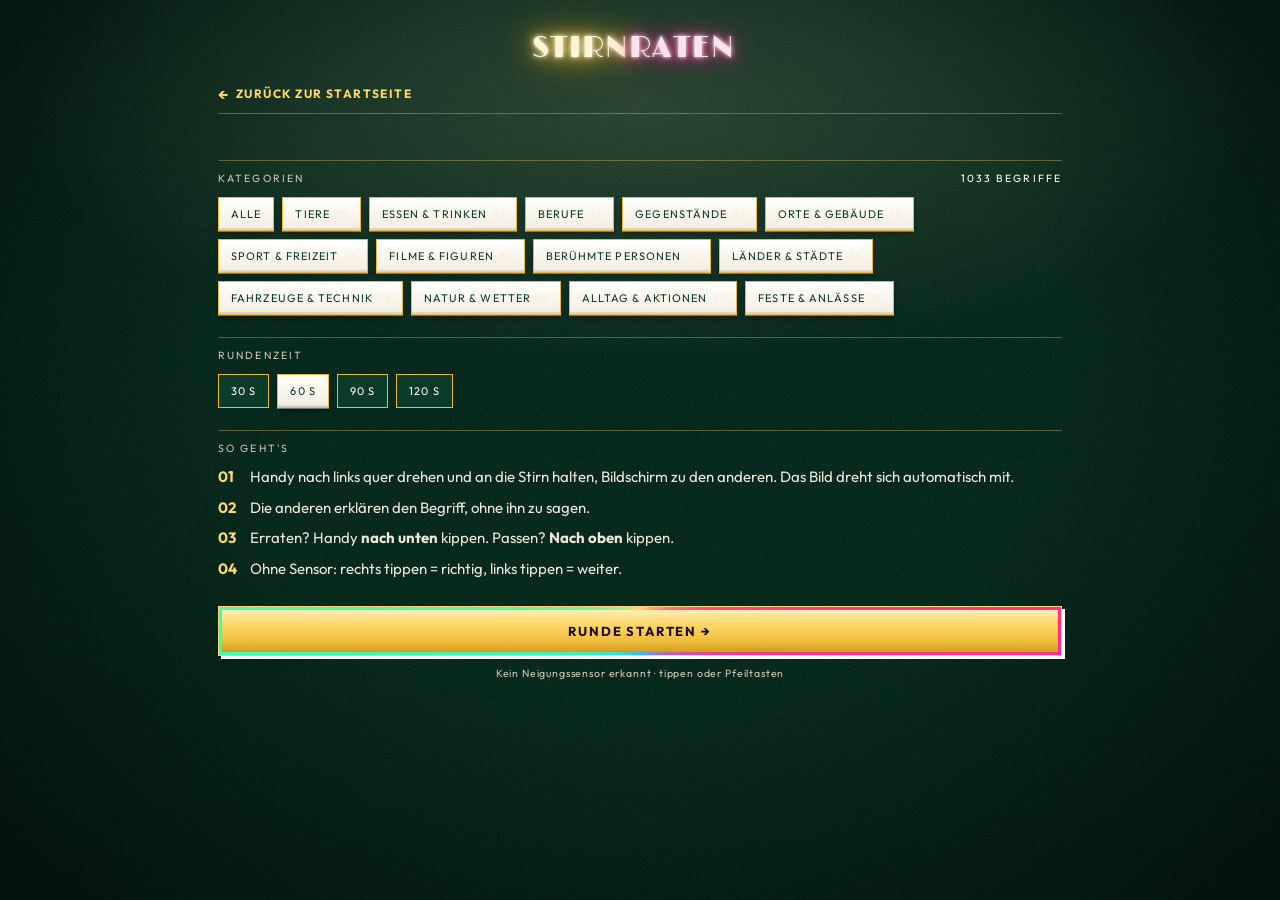
<file: stirnraten.html>
<!DOCTYPE html>
<html lang="de">
<head>
<meta charset="UTF-8" />
<meta name="viewport" content="width=device-width, initial-scale=1.0, viewport-fit=cover" />
<title>Stirnraten — Maikos Spielhalle</title>
<meta name="description" content="Handy an die Stirn. Die anderen erklären. Du rätst.">
<meta name="theme-color" content="#0B3B2A">
<meta property="og:type" content="website">
<meta property="og:site_name" content="Maikos Spielhalle">
<meta property="og:locale" content="de_DE">
<meta property="og:title" content="Stirnraten — Maikos Spielhalle">
<meta property="og:description" content="Handy an die Stirn. Die anderen erklären. Du rätst.">
<meta property="og:url" content="https://maiggooo.github.io/spielhalle/stirnraten.html">
<meta property="og:image" content="https://maiggooo.github.io/spielhalle/og/stirnraten.jpg">
<meta property="og:image:width" content="1200">
<meta property="og:image:height" content="630">
<meta property="og:image:alt" content="Stirnraten">
<meta name="twitter:card" content="summary_large_image">
<link rel="icon" type="image/png" href="favicon.png">
<link rel="apple-touch-icon" href="favicon.png">
<link rel="manifest" href="manifest.json">
<meta name="apple-mobile-web-app-capable" content="yes">
<meta name="apple-mobile-web-app-title" content="Spielhalle">
<script>if ("serviceWorker" in navigator) navigator.serviceWorker.register("sw.js");</script>
<script src="spiele.js"></script>
<script src="fx.js" defer></script>
<link rel="preconnect" href="https://fonts.googleapis.com">
<link rel="preconnect" href="https://fonts.gstatic.com" crossorigin>
<link href="https://fonts.googleapis.com/css2?family=Limelight&family=Outfit:wght@400;500;600;700;800&display=swap" rel="stylesheet">
<link rel="stylesheet" href="site.css">
<style>
  .wrap { max-width:900px; }

  /* Hero */
  .hero { padding:26px 0 18px; border-bottom:1px solid var(--rule); text-align:center; }
  .hero .eyebrow { font-family:'Outfit', sans-serif; font-size:10.5px; letter-spacing:.24em; text-transform:uppercase; color:var(--muted); }
  .hero h1 { font-family:'Outfit', sans-serif; font-weight:800; font-size:clamp(42px, 8vw, 72px); letter-spacing:-.02em; line-height:.95; margin-top:8px; }
  .hero h1 em {  font-weight:400; color:var(--accent); }
  .hero .lede { margin-top:10px; font-family:'Outfit', sans-serif;  font-size:15px; color:var(--muted); }

  .section-title {
    font-family:'Outfit', sans-serif; font-size:10.5px;
    letter-spacing:.2em; text-transform:uppercase; color:var(--muted);
    border-top:1px solid var(--rule-soft); padding-top:10px; margin-top:22px; margin-bottom:10px;
    display:flex; align-items:center; gap:8px;
  }
  .section-title .count { margin-left:auto; color:var(--ink); }

  /* Chips */
  .chips { display:flex; flex-wrap:wrap; gap:8px; }
  .chip {
    display:inline-flex; align-items:center; gap:6px;
    padding:9px 12px; border:1px solid var(--rule);
    background:var(--paper); color:var(--ink); cursor:pointer;
    font-family:'Outfit', sans-serif; font-size:11px;
    letter-spacing:.1em; text-transform:uppercase;
    transition:background .15s, color .15s;
  }
  .chip small { color:var(--muted); letter-spacing:.04em; }
  .chip.on { background:var(--ink); color:var(--paper); }
  .chip.on small { color:var(--rule-soft); }

  /* Buttons */
  .btn {
    display:inline-flex; align-items:center; justify-content:center; gap:8px;
    padding:11px 16px; background:var(--ink); color:var(--paper);
    border:1px solid var(--ink); font-family:'Outfit', sans-serif;
    font-size:11.5px; letter-spacing:.14em; text-transform:uppercase;
    font-weight:700; cursor:pointer; text-decoration:none;
    box-shadow:3px 3px 0 var(--accent);
    transition:transform .12s ease, box-shadow .18s ease, background .18s;
  }
  .btn:hover { transform:translate(-1px,-1px); box-shadow:4px 4px 0 var(--accent); }
  .btn:active { transform:translate(1px,1px); box-shadow:1px 1px 0 var(--accent); }
  .btn.ghost { background:transparent; color:var(--ink); box-shadow:2px 2px 0 var(--rule); }
  .btn.accent { background:var(--accent); border-color:var(--accent); color:var(--on-accent); box-shadow:3px 3px 0 var(--ink); }
  .btn.big { padding:16px 22px; font-size:13px; }
  .btn.block { display:flex; width:100%; }
  .btn:disabled { opacity:.45; cursor:not-allowed; transform:none !important; }

  .howto { list-style:none; display:grid; gap:8px; font-size:15px; color:var(--ink-soft); }
  .howto li { display:flex; gap:10px; }
  .howto b { font-family:'Outfit', sans-serif; color:var(--accent); min-width:22px; }
  .start-row { margin-top:26px; display:grid; gap:10px; }
  .note { font-family:'Outfit', sans-serif; font-size:10.5px; letter-spacing:.08em; color:var(--muted); text-align:center; }

  /* Results */
  .screen { display:none; padding:24px 0; }
  .screen.active { display:block; }
  .score-big { text-align:center; padding:20px 0 10px; }
  .score-big .num { font-family:'Outfit', sans-serif; font-weight:800; font-size:clamp(72px, 16vw, 128px); line-height:1; color:var(--accent); }
  .score-big .lbl { font-family:'Outfit', sans-serif; font-size:11px; letter-spacing:.2em; text-transform:uppercase; color:var(--muted); }
  .results { list-style:none; columns:2; column-gap:24px; margin-top:6px; }
  .results li {
    break-inside:avoid; display:flex; justify-content:space-between; gap:10px;
    padding:7px 0; border-bottom:1px dashed var(--rule-soft);
    font-family:'Outfit', sans-serif; font-size:18px;
  }
  .results li span { font-family:'Outfit', sans-serif; font-size:12px; }
  .results li.ok span { color:var(--ok); }
  .results li.pass { color:var(--muted); text-decoration:line-through; text-decoration-thickness:1px; }
  .results li.pass span { color:var(--accent); text-decoration:none; }
  @media (max-width:560px) { .results { columns:1; } }

  /* Play overlay — sits above the paper texture */
  .play {
    position:fixed; inset:0; z-index:10000; display:none;
    flex-direction:column; justify-content:space-between; align-items:stretch;
    background:var(--paper); color:var(--ink);
    padding:max(14px, env(safe-area-inset-top)) max(18px, env(safe-area-inset-right)) max(14px, env(safe-area-inset-bottom)) max(18px, env(safe-area-inset-left));
    user-select:none; -webkit-user-select:none; touch-action:manipulation;
    transition:background .15s ease, color .15s ease;
  }
  .play.show { display:flex; }
  .play.flash-ok   { background:var(--ok); color:var(--on-accent); }
  .play.flash-pass { background:var(--accent); color:var(--on-accent); }
  .play-top, .play-bottom {
    display:flex; justify-content:space-between; align-items:center;
    font-family:'Outfit', sans-serif; font-size:13px; letter-spacing:.14em; text-transform:uppercase;
    position:relative; z-index:2; pointer-events:none;
  }
  .play-top .timer { font-size:22px; font-weight:700; }
  .play-top .timer.low { color:var(--accent); }
  .play.flash-ok .timer.low, .play.flash-pass .timer.low { color:var(--on-accent); }
  .play-bottom { opacity:.7; font-size:11px; }
  .play-word {
    flex:1; display:flex; flex-direction:column; align-items:center; justify-content:center; text-align:center;
    position:relative; z-index:2; pointer-events:none; padding:0 4vw;
  }
  .play-word .cat { font-family:'Outfit', sans-serif; font-size:12px; letter-spacing:.24em; text-transform:uppercase; opacity:.65; margin-bottom:10px; }
  .play-word .word { font-family:'Outfit', sans-serif; font-weight:800; letter-spacing:-.02em; line-height:1; font-size:clamp(44px, 11vw, 150px); overflow-wrap:anywhere; hyphens:auto; }
  .play-word .word.count { font-size:clamp(90px, 26vw, 260px); color:var(--accent); }
  .play-word .sub { margin-top:14px; font-family:'Outfit', sans-serif;  font-size:clamp(16px, 3vw, 24px); opacity:.75; }
  .tap { position:absolute; top:0; bottom:0; width:50%; z-index:1; background:none; border:0; cursor:pointer; }
  .tap.left { left:0; } .tap.right { right:0; }
  .play .quit {
    position:absolute; z-index:3; top:max(10px, env(safe-area-inset-top)); left:50%; transform:translateX(-50%);
    background:transparent; border:1px solid currentColor; color:inherit; opacity:.55;
    font-family:'Outfit', sans-serif; font-size:10px; letter-spacing:.14em; text-transform:uppercase;
    padding:5px 10px; cursor:pointer;
  }
  /* Phone still upright (e.g. rotation lock on): turn the play screen 90° so it
     reads correctly once the phone is turned to the left. */
  @media (orientation: portrait) {
    .play {
      inset:auto; top:0; left:0;
      width:100vh; width:100dvh; height:100vw;
      transform-origin:top left; transform:rotate(90deg) translateY(-100%);
      padding:14px 22px;
    }
    .play .quit { top:10px; }
    .play-word .word { font-size:clamp(44px, 11dvh, 150px); }
    .play-word .word.count { font-size:clamp(90px, 26dvh, 260px); }
    .play-word .sub { font-size:clamp(16px, 3dvh, 24px); }
  }
</style>
</head>
<body>
<div class="wrap">

  <header class="mast">
    <div class="edition left"></div>
    <div class="brand">Stirn<em>raten</em></div>
    <div class="edition right">
      <button class="toggle" id="themeToggle" aria-label="Theme wechseln">
        <span class="dot" id="themeDot"></span>
        <span id="themeLabel">Dark</span>
      </button>
    </div>
  </header>

  <div class="subhead">
    <a class="back" href="index.html" aria-label="Zurück zur Startseite">
      <span class="arrow">&larr;</span>
      <span>Zurück zur Startseite</span>
    </a>
  </div>

  <!-- ============= SETUP ============= -->
  <section id="screen-setup" class="screen active">

    <div class="section-title">Kategorien <span class="count" id="wordCount"></span></div>
    <div class="chips" id="catChips"></div>

    <div class="section-title">Rundenzeit</div>
    <div class="chips" id="timeChips"></div>

    <div class="section-title">So geht's</div>
    <ul class="howto">
      <li><b>01</b> <span>Handy nach links quer drehen und an die Stirn halten, Bildschirm zu den anderen. Das Bild dreht sich automatisch mit.</span></li>
      <li><b>02</b> <span>Die anderen erklären den Begriff, ohne ihn zu sagen.</span></li>
      <li><b>03</b> <span>Erraten? Handy <strong>nach unten</strong> kippen. Passen? <strong>Nach oben</strong> kippen.</span></li>
      <li><b>04</b> <span>Ohne Sensor: rechts tippen = richtig, links tippen = weiter.</span></li>
    </ul>

    <div class="start-row">
      <button class="btn accent big block" id="startBtn">Runde starten &rarr;</button>
      <div class="note" id="sensorNote"></div>
    </div>
  </section>

  <!-- ============= RESULTS ============= -->
  <section id="screen-results" class="screen">
    <div class="score-big">
      <div class="num" id="scoreNum">0</div>
      <div class="lbl" id="scoreLbl">Begriffe erraten</div>
    </div>
    <div class="section-title">Die Runde <span class="count" id="roundSummary"></span></div>
    <ul class="results" id="resultsList"></ul>
    <div class="start-row">
      <button class="btn accent big block" id="againBtn">Nächste Runde &rarr;</button>
      <button class="btn ghost block" id="setupBtn">Kategorien ändern</button>
    </div>
  </section>
</div>

<!-- ============= PLAY ============= -->
<div class="play" id="play" aria-live="polite">
  <button class="tap left" id="tapPass" aria-label="Weiter"></button>
  <button class="tap right" id="tapOk" aria-label="Richtig"></button>
  <button class="quit" id="quitBtn">Abbrechen</button>
  <div class="play-top"><span class="timer" id="timer">60</span><span id="liveScore">0 ✓</span></div>
  <div class="play-word">
    <div class="cat" id="wordCat"></div>
    <div class="word" id="word"></div>
    <div class="sub" id="wordSub"></div>
  </div>
  <div class="play-bottom"><span>Weiter · hoch kippen</span><span>runter kippen · Richtig</span></div>
</div>

<script src="site.js"></script>
<script>
/* ================= BEGRIFFE ================= */
const CATEGORIES = [
  { id:"tiere", name:"Tiere", words:"Hund|Katze|Elefant|Giraffe|Pinguin|Krokodil|Delfin|Hai|Wal|Löwe|Tiger|Zebra|Känguru|Koala|Panda|Eisbär|Affe|Gorilla|Nashorn|Nilpferd|Kamel|Lama|Esel|Pferd|Kuh|Schwein|Schaf|Ziege|Huhn|Hahn|Ente|Gans|Truthahn|Eule|Adler|Papagei|Flamingo|Storch|Taube|Spatz|Specht|Fledermaus|Maus|Ratte|Hamster|Meerschweinchen|Kaninchen|Igel|Eichhörnchen|Fuchs|Wolf|Bär|Reh|Hirsch|Wildschwein|Biber|Otter|Seehund|Walross|Qualle|Tintenfisch|Seestern|Krabbe|Hummer|Schildkröte|Schlange|Eidechse|Chamäleon|Frosch|Schnecke|Regenwurm|Spinne|Biene|Wespe|Ameise|Schmetterling|Marienkäfer|Mücke|Fliege|Libelle|Heuschrecke|Goldfisch|Faultier|Stinktier|Waschbär|Erdmännchen|Strauß|Pfau|Gepard|Dinosaurier" },
  { id:"essen", name:"Essen & Trinken", words:"Pizza|Spaghetti|Lasagne|Döner|Currywurst|Bratwurst|Schnitzel|Pommes|Hamburger|Hotdog|Sushi|Brezel|Brötchen|Croissant|Müsli|Pfannkuchen|Waffel|Rührei|Spiegelei|Toast|Käse|Butter|Honig|Marmelade|Nutella|Joghurt|Milch|Kakao|Kaffee|Tee|Orangensaft|Limonade|Cola|Bier|Wein|Sekt|Glühwein|Smoothie|Eistee|Apfel|Banane|Erdbeere|Kirsche|Wassermelone|Ananas|Zitrone|Weintraube|Kiwi|Mango|Kokosnuss|Avocado|Kartoffel|Karotte|Gurke|Tomate|Paprika|Zwiebel|Knoblauch|Brokkoli|Spargel|Kürbis|Pilz|Mais|Salat|Suppe|Popcorn|Chips|Gummibärchen|Schokolade|Eis am Stiel|Torte|Muffin|Donut|Lebkuchen|Zuckerwatte|Kaugummi|Ketchup|Senf|Mayonnaise|Salz|Pfeffer|Reis|Tacos|Burrito|Raclette|Fondue|Gulasch|Kartoffelsalat|Sauerkraut|Fischstäbchen|Leberkäse|Apfelstrudel|Spätzle" },
  { id:"berufe", name:"Berufe", words:"Arzt|Zahnarzt|Pflegekraft|Lehrer|Polizist|Feuerwehrmann|Pilot|Flugbegleiter|Koch|Bäcker|Metzger|Friseur|Gärtner|Bauer|Tierarzt|Mechaniker|Elektriker|Klempner|Maurer|Dachdecker|Schreiner|Maler|Architekt|Programmierer|Journalist|Fotograf|Schauspieler|Sänger|DJ|Zauberer|Clown|Astronaut|Kapitän|Soldat|Richter|Anwalt|Detektiv|Briefträger|Busfahrer|Taxifahrer|Lokführer|Kellner|Barkeeper|Kassierer|Bibliothekar|Wissenschaftler|Archäologe|Hebamme|Apotheker|Psychologe|Bürgermeister|Pfarrer|Model|Influencer|Fußballtrainer|Schiedsrichter|Bademeister|Rettungssanitäter|Müllmann|Schornsteinfeger|Hausmeister|Babysitter|Erzieher|Tätowierer|Imker|Förster|Fischer|Juwelier|Optiker|Butler|Bodyguard|Stuntman|Dirigent|Fahrlehrer|Hotelier|Tankwart|Pizzabote" },
  { id:"dinge", name:"Gegenstände", words:"Zahnbürste|Handtuch|Spiegel|Kamm|Föhn|Kühlschrank|Waschmaschine|Staubsauger|Mikrowelle|Toaster|Wasserkocher|Bügeleisen|Bett|Kissen|Bettdecke|Sofa|Teppich|Lampe|Vorhang|Wecker|Armbanduhr|Schlüssel|Regenschirm|Brille|Sonnenbrille|Rucksack|Koffer|Geldbeutel|Handy|Laptop|Fernbedienung|Fernseher|Kopfhörer|Ladekabel|Taschenlampe|Kerze|Feuerzeug|Schere|Kleber|Tesafilm|Bleistift|Radiergummi|Lineal|Kugelschreiber|Notizbuch|Briefmarke|Tasse|Teller|Gabel|Löffel|Messer|Kochtopf|Pfanne|Flaschenöffner|Korkenzieher|Mülleimer|Besen|Eimer|Leiter|Hammer|Nagel|Schraubenzieher|Bohrmaschine|Klopapier|Seife|Shampoo|Zahnpasta|Pflaster|Fieberthermometer|Gießkanne|Blumentopf|Bilderrahmen|Kleiderbügel|Socken|Hausschuhe|Gummistiefel|Mütze|Schal|Handschuhe|Krawatte|Gürtel|Wäscheklammer|Sparschwein|Würfel|Puppe|Teddybär|Luftmatratze" },
  { id:"orte", name:"Orte & Gebäude", words:"Schule|Universität|Krankenhaus|Bahnhof|Flughafen|Hafen|Kirche|Schloss|Burg|Leuchtturm|Bauernhof|Zoo|Zirkus|Kino|Theater|Museum|Bibliothek|Supermarkt|Bäckerei|Apotheke|Tankstelle|Polizeiwache|Feuerwache|Gefängnis|Rathaus|Bank|Hotel|Jugendherberge|Campingplatz|Freibad|Sauna|Fitnessstudio|Stadion|Spielplatz|Friedhof|Kindergarten|Restaurant|Kneipe|Disco|Waschanlage|Parkhaus|Autobahn|Tunnel|Brücke|Wolkenkratzer|Pyramide|Iglu|Zelt|Baumhaus|Keller|Dachboden|Garage|Badezimmer|Küche|Balkon|Weihnachtsmarkt|Jahrmarkt|Achterbahn|Freizeitpark|Strand|Wüste|Dschungel|Vulkan|Insel|Höhle|Raumstation|U-Bahn|Fußgängerzone|Bushaltestelle|Kiosk|Waschsalon|Baumarkt|Tierheim|Wasserpark|Kloster" },
  { id:"sport", name:"Sport & Freizeit", words:"Fußball|Basketball|Tennis|Volleyball|Handball|Eishockey|Golf|Boxen|Schwimmen|Tauchen|Surfen|Skifahren|Snowboarden|Schlittschuhlaufen|Klettern|Wandern|Joggen|Radfahren|Reiten|Yoga|Ballett|Turnen|Bowling|Billard|Darts|Minigolf|Tischtennis|Badminton|Bogenschießen|Fechten|Judo|Karate|Rudern|Segeln|Angeln|Paragliding|Fallschirmspringen|Bungee-Jumping|Skateboard|Inlineskates|Trampolin|Marathon|Olympische Spiele|Formel 1|Schach|Puzzle|Karaoke|Grillen|Picknick|Lagerfeuer|Videospiele|Brettspiel|Monopoly|Uno|Lotto|Sudoku|Kreuzworträtsel|Stricken|Backen|Escape Room|Paintball|Bierpong|Flunkyball|Tauziehen|Verstecken|Fangen|Seilspringen|Schneeballschlacht|Schneemann|Sandburg|Kegeln|Wasserski|Rodeln|Breakdance|Zumba|Sackhüpfen|Twister|Jenga" },
  { id:"film", name:"Filme & Figuren", words:"Harry Potter|Star Wars|Der König der Löwen|Titanic|Die Eiskönigin|Findet Nemo|Shrek|Toy Story|Die Simpsons|SpongeBob|Micky Maus|Batman|Superman|Spider-Man|Iron Man|Hulk|James Bond|Indiana Jones|Herr der Ringe|Gollum|Darth Vader|Yoda|Pikachu|Super Mario|Sonic|Pac-Man|Minions|Garfield|Asterix|Pippi Langstrumpf|Biene Maja|Heidi|Die Schlümpfe|Benjamin Blümchen|Bibi Blocksberg|Sandmännchen|Tatort|Game of Thrones|Squid Game|Stranger Things|Haus des Geldes|Breaking Bad|Friends|Barbie|Dracula|Frankenstein|Rotkäppchen|Schneewittchen|Aschenputtel|Hänsel und Gretel|Dornröschen|Rapunzel|Pinocchio|Peter Pan|Tarzan|Aladdin|Arielle|Bambi|Dumbo|Winnie Puuh|Sherlock Holmes|Zorro|Robin Hood|Jurassic Park|Fluch der Karibik|Ghostbusters|E.T.|King Kong|Godzilla|Terminator|Rocky|Matrix|Avatar|Ratatouille|Cars|Die Maus|Grinch|Kung Fu Panda|Madagascar|Ice Age" },
  { id:"personen", name:"Berühmte Personen", words:"Albert Einstein|Angela Merkel|Donald Trump|Barack Obama|Elon Musk|Taylor Swift|Michael Jackson|Elvis Presley|Madonna|Beyoncé|Rihanna|Ed Sheeran|Justin Bieber|Helene Fischer|Dieter Bohlen|Heidi Klum|Thomas Gottschalk|Stefan Raab|Günther Jauch|Michael Schumacher|Lionel Messi|Cristiano Ronaldo|Manuel Neuer|Thomas Müller|Boris Becker|Usain Bolt|Muhammad Ali|Roger Federer|Mozart|Beethoven|Picasso|Leonardo da Vinci|Napoleon|Kleopatra|Julius Caesar|Martin Luther|Goethe|Shakespeare|Isaac Newton|Charles Darwin|Marie Curie|Christoph Kolumbus|Neil Armstrong|Mark Zuckerberg|Steve Jobs|Bill Gates|Queen Elizabeth|Der Papst|Weihnachtsmann|Osterhase|Arnold Schwarzenegger|Leonardo DiCaprio|Brad Pitt|Johnny Depp|Tom Cruise|Charlie Chaplin|Marilyn Monroe|Mr. Bean|Kim Kardashian|Lady Gaga|The Beatles|Rammstein|ABBA|Freddie Mercury|Bob Marley|Eminem|Gandhi|Bruce Lee|Jackie Chan|Til Schweiger|Karl Lagerfeld|Sigmund Freud|Zahnfee|Nikolaus|Robbie Williams|Shakira|Tim Mälzer" },
  { id:"welt", name:"Länder & Städte", words:"Deutschland|Frankreich|Italien|Spanien|Portugal|Griechenland|Türkei|England|Irland|Schottland|Schweiz|Österreich|Niederlande|Dänemark|Schweden|Norwegen|Finnland|Island|Polen|Russland|Ägypten|Marokko|Südafrika|USA|Kanada|Mexiko|Brasilien|Argentinien|Kuba|Jamaika|Australien|Neuseeland|Japan|China|Indien|Thailand|Dubai|Hawaii|Berlin|Hamburg|München|Köln|Frankfurt|Paris|London|Rom|Venedig|Madrid|Barcelona|Amsterdam|Wien|Prag|Moskau|New York|Las Vegas|Hollywood|Tokio|Sydney|Rio de Janeiro|Mallorca|Ibiza|Malediven|Mount Everest|Nordpol|Antarktis|Sahara|Amazonas|Niagarafälle|Eiffelturm|Freiheitsstatue|Big Ben|Brandenburger Tor|Kölner Dom|Neuschwanstein|Chinesische Mauer|Kolosseum|Schiefer Turm von Pisa|Bodensee|Nordsee|Ostsee|Alpen|Rhein|Sylt|Disneyland|Grand Canyon|Titanic-Wrack" },
  { id:"technik", name:"Fahrzeuge & Technik", words:"Auto|Fahrrad|Motorrad|Motorroller|E-Scooter|Bus|Straßenbahn|Zug|ICE|Flugzeug|Hubschrauber|Heißluftballon|Rakete|Ufo|Schiff|U-Boot|Segelboot|Ruderboot|Kreuzfahrtschiff|Fähre|Traktor|Bagger|Kran|Lkw|Feuerwehrauto|Krankenwagen|Polizeiauto|Müllauto|Wohnmobil|Taxi|Limousine|Cabrio|Monstertruck|Gabelstapler|Seilbahn|Skilift|Rolltreppe|Aufzug|Kinderwagen|Rollstuhl|Roboter|Drohne|Computer|Tastatur|Computermaus|Drucker|Smartwatch|Spielkonsole|Kamera|Mikrofon|Lautsprecher|Navi|Ampel|Windrad|Atomkraftwerk|Satellit|Teleskop|Mikroskop|Lupe|Kompass|Batterie|Glühbirne|Steckdose|WLAN|Passwort|Emoji|Selfie|Powerbank|Taschenrechner|Bobbycar|Tretboot|Dampflok|Formel-1-Auto|Panzer" },
  { id:"natur", name:"Natur & Wetter", words:"Sonne|Mond|Stern|Regenbogen|Gewitter|Blitz|Donner|Regen|Schnee|Hagel|Nebel|Wind|Sturm|Tornado|Hitze|Frost|Wolke|Sonnenuntergang|Sonnenfinsternis|Komet|Sternschnuppe|Erdbeben|Tsunami|Lawine|Überschwemmung|Waldbrand|Wasserfall|Fluss|See|Meer|Welle|Gletscher|Eisberg|Berg|Wald|Wiese|Sumpf|Baum|Blume|Rose|Sonnenblume|Kaktus|Tulpe|Gänseblümchen|Löwenzahn|Moos|Palme|Tannenbaum|Eiche|Kastanie|Blatt|Wurzel|Stein|Sand|Muschel|Feder|Frühling|Sommer|Herbst|Winter|Nordlicht|Planet|Erde|Mars|Schwarzes Loch|Nacht|Pfütze|Eiszapfen|Schneeflocke|Kleeblatt|Brennnessel|Spinnennetz|Vogelnest|Lagune|Ebbe und Flut" },
  { id:"alltag", name:"Alltag & Aktionen", words:"Zähneputzen|Duschen|Kochen|Abwaschen|Staubsaugen|Bügeln|Einkaufen|Aufräumen|Schlafen|Schnarchen|Gähnen|Niesen|Husten|Schluckauf|Lachen|Weinen|Flüstern|Schreien|Singen|Pfeifen|Klatschen|Winken|Umarmen|Küssen|Händeschütteln|Zwinkern|Schminken|Rasieren|Haare föhnen|Autofahren|Einparken|Trampen|Telefonieren|Fernsehen|Lesen|Zeichnen|Kaugummi kauen|Wäsche aufhängen|Rasen mähen|Gassi gehen|Liegestütze|Kopfstand|Purzelbaum|Schwitzen|Frieren|Verlaufen|Verschlafen|Zu spät kommen|Daumen drücken|Würfeln|Arschbombe|Ausrutschen|Stolpern|Kerzen auspusten|Geschenk auspacken|Anstoßen|Kater haben|Diät machen|Umziehen|Bewerbungsgespräch|Prüfung schreiben|Spicken|Schwänzen|Hausaufgaben|Mittagsschlaf|Frühstück im Bett|Stau|Warteschlange|Sonnenbrand|Muskelkater|Heimweh|Lampenfieber|Ohrwurm|Gänsehaut|Blind Date|Schwarzfahren|Selfie machen" },
  { id:"feste", name:"Feste & Anlässe", words:"Weihnachten|Ostern|Silvester|Karneval|Halloween|Geburtstag|Hochzeit|Taufe|Muttertag|Valentinstag|Adventskalender|Weihnachtsbaum|Osterei|Feuerwerk|Kostüm|Luftballon|Konfetti|Polterabend|Junggesellenabschied|Abiball|Einschulung|Schultüte|Flitterwochen|Verlobung|Ruhestand|Ramadan|Thanksgiving|Erntedank|Sankt Martin|Laterne|Kirmes|Schützenfest|Oktoberfest|Dirndl|Lederhose|Maibaum|Sommerferien|Urlaub|Festival|Konzert|Grillparty|Hausparty|Brautstrauß|Ehering|Hochzeitstorte|Geburtstagskuchen|Wunderkerze|Bleigießen|Glückskeks|Hufeisen|Wichteln|Schrottwichteln|Ostereiersuche|Kürbisschnitzen|Süßes oder Saures|Weihnachtsfeier|Familientreffen|Klassenfahrt|Abschlussfeier|Babyparty|Sternsinger|Neujahrsvorsatz|Lebkuchenherz|Rosenmontag" }
];
const TIMES = [30, 60, 90, 120];

// Dedupe across categories (first category wins) and split into arrays
const seen = new Set();
CATEGORIES.forEach(c => {
  c.list = c.words.split("|").map(w => w.trim()).filter(w => w && !seen.has(w.toLowerCase()) && seen.add(w.toLowerCase()));
});

/* ================= STATE ================= */
const store = {
  get(k, d) { try { const v = localStorage.getItem(k); return v === null ? d : JSON.parse(v); } catch { return d; } },
  set(k, v) { try { localStorage.setItem(k, JSON.stringify(v)); } catch {} }
};
let selected = new Set(store.get("sr-cats", CATEGORIES.map(c => c.id)));
let roundTime = store.get("sr-time", 60);
let used = new Set(store.get("sr-used", []));   // words already shown, so rounds don't repeat

const $ = sel => document.querySelector(sel);
const play = $("#play");

/* ================= SETUP UI ================= */
function renderSetup() {
  const cats = $("#catChips");
  cats.innerHTML = "";
  const all = document.createElement("button");
  all.className = "chip" + (selected.size === CATEGORIES.length ? " on" : "");
  all.textContent = "Alle";
  all.onclick = () => { selected = selected.size === CATEGORIES.length ? new Set() : new Set(CATEGORIES.map(c => c.id)); renderSetup(); };
  cats.appendChild(all);
  CATEGORIES.forEach(c => {
    const b = document.createElement("button");
    b.className = "chip" + (selected.has(c.id) ? " on" : "");
    b.innerHTML = `${c.name} <small>${c.list.length}</small>`;
    b.onclick = () => { selected.has(c.id) ? selected.delete(c.id) : selected.add(c.id); renderSetup(); };
    cats.appendChild(b);
  });
  const times = $("#timeChips");
  times.innerHTML = "";
  TIMES.forEach(t => {
    const b = document.createElement("button");
    b.className = "chip" + (t === roundTime ? " on" : "");
    b.textContent = t + " s";
    b.onclick = () => { roundTime = t; renderSetup(); };
    times.appendChild(b);
  });
  const n = CATEGORIES.filter(c => selected.has(c.id)).reduce((s, c) => s + c.list.length, 0);
  $("#wordCount").textContent = n + " Begriffe";
  $("#startBtn").disabled = n === 0;
  store.set("sr-cats", [...selected]);
  store.set("sr-time", roundTime);
}

function showScreen(id) {
  document.querySelectorAll(".screen").forEach(s => s.classList.toggle("active", s.id === id));
  window.scrollTo(0, 0);
}

/* ================= DECK ================= */
function buildDeck() {
  const pool = CATEGORIES.filter(c => selected.has(c.id)).flatMap(c => c.list.map(w => ({ w, cat: c.name })));
  let fresh = pool.filter(p => !used.has(p.w));
  if (fresh.length < 20) {                       // nearly exhausted: start over
    pool.forEach(p => used.delete(p.w));
    fresh = pool;
  }
  for (let i = fresh.length - 1; i > 0; i--) { const j = Math.floor(Math.random() * (i + 1)); [fresh[i], fresh[j]] = [fresh[j], fresh[i]]; }
  return fresh;
}

/* ================= TILT ================= */
// Gravity along the screen normal: +1 face up, 0 upright at the forehead, −1 face down.
// cos(beta)·cos(gamma) stays continuous when the phone is held upright in landscape.
let tiltZ = null, tiltArmed = false, sensorSeen = false;
window.addEventListener("deviceorientation", e => {
  if (e.beta === null || e.gamma === null) return;
  sensorSeen = true;
  const rad = Math.PI / 180;
  tiltZ = Math.cos(e.beta * rad) * Math.cos(e.gamma * rad);
  if (!game.running || game.lock) return;
  if (Math.abs(tiltZ) < 0.3) { tiltArmed = true; return; }   // back to neutral
  if (!tiltArmed || game.counting) return;
  if (tiltZ < -0.6) { tiltArmed = false; answer(true); }      // screen to the floor
  else if (tiltZ > 0.6) { tiltArmed = false; answer(false); } // screen to the ceiling
});
async function askSensor() {
  // iOS needs a permission prompt from a user gesture
  if (typeof DeviceOrientationEvent !== "undefined" && typeof DeviceOrientationEvent.requestPermission === "function") {
    try { await DeviceOrientationEvent.requestPermission(); } catch {}
  }
}

/* ================= GAME ================= */
const game = { running:false, counting:false, lock:false, deck:[], idx:0, results:[], left:0, timer:null };
let wakeLock = null;

async function startRound() {
  await askSensor();
  try { await document.documentElement.requestFullscreen?.(); await screen.orientation?.lock?.("landscape"); } catch {}
  try { wakeLock = await navigator.wakeLock?.request("screen"); } catch {}

  game.deck = buildDeck(); game.idx = 0; game.results = [];
  game.left = roundTime; game.running = true; game.counting = true; game.lock = false;
  tiltArmed = false;
  $("#timer").textContent = roundTime; $("#timer").classList.remove("low");
  $("#liveScore").textContent = "0 ✓";
  play.className = "play show";

  // 3-2-1 while the phone goes to the forehead
  $("#wordCat").textContent = "";
  $("#wordSub").textContent = "Handy an die Stirn!";
  for (const n of [3, 2, 1]) {
    if (!game.running) return;
    setWord(String(n), true);
    await wait(900);
  }
  if (!game.running) return;
  game.counting = false;
  $("#wordSub").textContent = "";
  nextWord();
  game.timer = setInterval(tick, 1000);
}

function tick() {
  game.left--;
  $("#timer").textContent = game.left;
  $("#timer").classList.toggle("low", game.left <= 10);
  if (game.left <= 5 && game.left > 0) navigator.vibrate?.(40);
  if (game.left <= 0) endRound();
}

function setWord(text, isCount) {
  const w = $("#word");
  w.textContent = text;
  w.classList.toggle("count", !!isCount);
}
function nextWord() {
  if (game.idx >= game.deck.length) { endRound(); return; }
  const item = game.deck[game.idx];
  $("#wordCat").textContent = item.cat;
  setWord(item.w);
}

async function answer(ok) {
  if (!game.running || game.counting || game.lock) return;
  const item = game.deck[game.idx];
  if (!item) return;
  game.lock = true;
  game.results.push({ w: item.w, ok });
  used.add(item.w);
  game.idx++;
  $("#liveScore").textContent = game.results.filter(r => r.ok).length + " ✓";
  navigator.vibrate?.(ok ? 60 : [30, 40, 30]);
  play.classList.add(ok ? "flash-ok" : "flash-pass");
  setWord(ok ? "Richtig!" : "Weiter");
  $("#wordCat").textContent = "";
  await wait(650);
  play.classList.remove("flash-ok", "flash-pass");
  if (!game.running) return;
  game.lock = false;
  nextWord();
}

async function endRound() {
  if (!game.running) return;
  clearInterval(game.timer);
  game.running = false;
  store.set("sr-used", [...used]);
  play.classList.add("flash-pass");
  $("#wordCat").textContent = "";
  setWord("Zeit!");
  navigator.vibrate?.(300);
  await wait(1200);
  closePlay();
  showResults();
}

function quitRound() {
  clearInterval(game.timer);
  game.running = false;
  closePlay();
  showScreen("screen-setup");
}

function closePlay() {
  play.className = "play";
  try { wakeLock?.release(); } catch {}
  wakeLock = null;
  try { screen.orientation?.unlock?.(); } catch {}
  if (document.fullscreenElement) document.exitFullscreen?.().catch(() => {});
}

function showResults() {
  const ok = game.results.filter(r => r.ok).length;
  if (window.fx) { $("#scoreNum").dataset.fxText = "0"; fx.roll($("#scoreNum"), ok); if (ok) fx.burst("confetti", Math.min(1, .3 + ok / 10)); }
  else $("#scoreNum").textContent = ok;
  $("#scoreLbl").textContent = ok === 1 ? "Begriff erraten" : "Begriffe erraten";
  $("#roundSummary").textContent = `${ok} ✓ · ${game.results.length - ok} weiter`;
  const list = $("#resultsList");
  list.innerHTML = "";
  if (!game.results.length) list.innerHTML = '<li class="pass">Kein Begriff gespielt <span>—</span></li>';
  game.results.forEach(r => {
    const li = document.createElement("li");
    li.className = r.ok ? "ok" : "pass";
    li.innerHTML = `${r.w} <span>${r.ok ? "✓" : "✕"}</span>`;
    list.appendChild(li);
  });
  showScreen("screen-results");
}

const wait = ms => new Promise(r => setTimeout(r, ms));

/* ================= EVENTS ================= */
$("#startBtn").addEventListener("click", startRound);
$("#againBtn").addEventListener("click", startRound);
$("#setupBtn").addEventListener("click", () => showScreen("screen-setup"));
$("#quitBtn").addEventListener("click", quitRound);
$("#tapOk").addEventListener("click", () => answer(true));
$("#tapPass").addEventListener("click", () => answer(false));
document.addEventListener("keydown", e => {
  if (!game.running) return;
  if (e.key === "ArrowRight" || e.key === "ArrowDown" || e.key === " ") { e.preventDefault(); answer(true); }
  else if (e.key === "ArrowLeft" || e.key === "ArrowUp") { e.preventDefault(); answer(false); }
  else if (e.key === "Escape") quitRound();
});

renderSetup();
setTimeout(() => {
  const needsPermission = typeof DeviceOrientationEvent !== "undefined" && typeof DeviceOrientationEvent.requestPermission === "function";
  $("#sensorNote").textContent = sensorSeen
    ? "Neigungssensor erkannt · kippen oder tippen"
    : needsPermission
      ? "Beim Start nach Bewegungssensor-Zugriff fragen lassen · erlauben zum Kippen"
      : "Kein Neigungssensor erkannt · tippen oder Pfeiltasten";
}, 800);
</script>
</body>
</html>
</file>
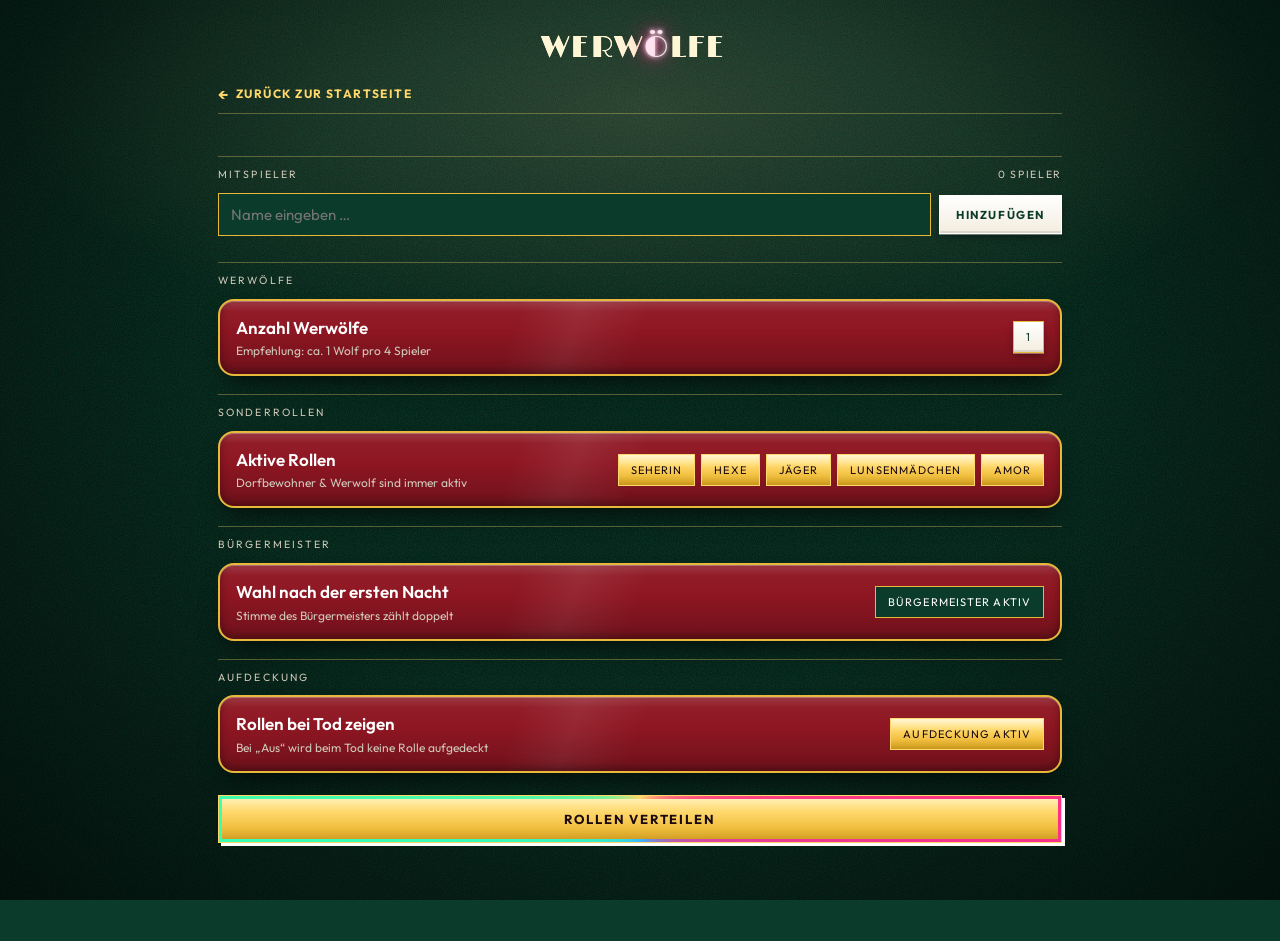
<file: werwolf.html>
<!DOCTYPE html>
<html lang="de">
<head>
<meta charset="UTF-8" />
<meta name="viewport" content="width=device-width, initial-scale=1.0, viewport-fit=cover" />
<title>Werwölfe — Maikos Spielhalle</title>
<meta name="description" content="Dorfbewohner gegen Werwölfe, wer überlebt die Nacht?">
<meta name="theme-color" content="#0B3B2A">
<meta property="og:type" content="website">
<meta property="og:site_name" content="Maikos Spielhalle">
<meta property="og:locale" content="de_DE">
<meta property="og:title" content="Werwölfe — Maikos Spielhalle">
<meta property="og:description" content="Dorfbewohner gegen Werwölfe, wer überlebt die Nacht?">
<meta property="og:url" content="https://maiggooo.github.io/spielhalle/werwolf.html">
<meta property="og:image" content="https://maiggooo.github.io/spielhalle/og/werwolf.jpg">
<meta property="og:image:width" content="1200">
<meta property="og:image:height" content="630">
<meta property="og:image:alt" content="Werwölfe">
<meta name="twitter:card" content="summary_large_image">
<link rel="icon" type="image/png" href="favicon.png">
<link rel="apple-touch-icon" href="favicon.png">
<link rel="manifest" href="manifest.json">
<meta name="apple-mobile-web-app-capable" content="yes">
<meta name="apple-mobile-web-app-title" content="Spielhalle">
<script>if ("serviceWorker" in navigator) navigator.serviceWorker.register("sw.js");</script>
<script src="spiele.js"></script>
<script src="fx.js" defer></script>
<link rel="preconnect" href="https://fonts.googleapis.com">
<link rel="preconnect" href="https://fonts.gstatic.com" crossorigin>
<link href="https://fonts.googleapis.com/css2?family=Limelight&family=Outfit:wght@400;500;600;700;800&display=swap" rel="stylesheet">
<link rel="stylesheet" href="site.css">
<style>
  .wrap { max-width:900px; }


  .mast .brand, .hero h1, .card-face { text-shadow:0 0 .45px currentColor, .18px .12px .55px rgba(0,0,0,.10); }





  .hero { padding:26px 0 18px; border-bottom:1px solid var(--rule); text-align:center; }
  .hero .eyebrow { font-family:'Outfit', sans-serif; font-size:10.5px; letter-spacing:.24em; text-transform:uppercase; color:var(--muted); }
  .hero h1 { font-family:'Outfit', sans-serif; font-weight:800; font-size:clamp(42px, 8vw, 72px); letter-spacing:-.02em; line-height:.95; margin-top:8px; }
  .hero h1 em {  font-weight:400; color:var(--accent); }
  .hero .lede { margin-top:10px; font-family:'Outfit', sans-serif;  font-size:15px; color:var(--muted); }

  .screen { display:none; padding:24px 0; }
  .screen.active { display:block; animation: screen-in .38s cubic-bezier(.4,0,.2,1); }
  @keyframes screen-in {
    from { opacity:0; transform:translateY(8px); }
    to   { opacity:1; transform:translateY(0); }
  }
  @media (prefers-reduced-motion: reduce) {
    .screen.active { animation:none; }
  }

  .section-title { font-family:'Outfit', sans-serif; font-size:10.5px; letter-spacing:.2em; text-transform:uppercase; color:var(--muted); border-top:1px solid var(--rule-soft); padding-top:10px; margin-top:18px; margin-bottom:10px; display:flex; align-items:center; gap:8px; }

  .row { display:flex; gap:8px; align-items:center; flex-wrap:wrap; }
  input[type="text"] { flex:1; min-width:0; padding:11px 12px; background:var(--paper); color:var(--ink); border:1px solid var(--rule); border-radius:0; font-family:'Outfit', sans-serif; font-size:15px; outline:none; transition:border-color .15s; }
  input[type="text"]:focus { border-color:var(--accent); }

  .btn { display:inline-flex; align-items:center; justify-content:center; gap:8px; padding:11px 16px; background:var(--ink); color:var(--paper); border:1px solid var(--ink); font-family:'Outfit', sans-serif; font-size:11.5px; letter-spacing:.14em; text-transform:uppercase; font-weight:700; cursor:pointer; text-decoration:none; box-shadow:3px 3px 0 var(--accent); transition:transform .12s ease, box-shadow .18s ease, background .18s; }
  .btn:hover { transform:translate(-1px,-1px); box-shadow:4px 4px 0 var(--accent); }
  .btn:active { transform:translate(1px,1px); box-shadow:1px 1px 0 var(--accent); }
  .btn.ghost { background:transparent; color:var(--ink); box-shadow:2px 2px 0 var(--rule); }
  .btn.ghost:hover { box-shadow:3px 3px 0 var(--rule); background:var(--paper-2); }
  .btn.accent { background:var(--accent); border-color:var(--accent); color:var(--on-accent); box-shadow:3px 3px 0 var(--ink); }
  .btn.accent:hover { box-shadow:4px 4px 0 var(--ink); }
  .btn.big { padding:15px 22px; font-size:13px; }
  .btn.block { display:flex; width:100%; }
  .btn:disabled { opacity:.45; cursor:not-allowed; transform:none !important; box-shadow:2px 2px 0 var(--rule-soft) !important; }

  .chip { display:inline-flex; align-items:center; gap:6px; padding:8px 12px; border:1px solid var(--rule); background:var(--paper); cursor:pointer; font-family:'Outfit', sans-serif; font-size:11px; letter-spacing:.1em; text-transform:uppercase; color:var(--ink); transition:background .18s ease, color .18s ease, transform .15s ease; user-select:none; }
  .chip:active { transform:scale(.96); }
  .chip:hover { background:var(--paper-2); }
  .chip.active { background:var(--ink); color:var(--paper); }
  .chip.accent.active { background:var(--accent); color:var(--on-accent); border-color:var(--accent); }

  .players { display:flex; flex-direction:column; gap:6px; margin-top:8px; }
  .player-item { display:flex; align-items:center; gap:10px; padding:8px 12px; border:1px solid var(--rule-soft); background:var(--paper-2); font-family:'Outfit', sans-serif; }
  .player-item .num { font-family:'Outfit', sans-serif; font-size:11px; color:var(--muted); min-width:22px; }
  .player-item .name { flex:1; font-weight:500; }
  .player-item .rm { background:transparent; border:none; color:var(--accent); font-family:'Outfit', sans-serif;  font-size:20px; cursor:pointer; line-height:1; padding:0 6px; }
  .player-item .rm:hover { color:var(--ink); }

  .count-badge { display:inline-flex; align-items:center; gap:6px; font-family:'Outfit', sans-serif; font-size:10.5px; letter-spacing:.16em; text-transform:uppercase; color:var(--muted); }

  .setting { display:flex; flex-wrap:wrap; gap:8px; align-items:center; padding:12px 0; border-bottom:1px dashed var(--rule-soft); }
  .setting-label { flex:1; min-width:140px; font-family:'Outfit', sans-serif; font-size:17px; font-weight:600; }
  .setting-label .hint { display:block; font-family:'Outfit', sans-serif; font-weight:400; font-size:12px; color:var(--muted); letter-spacing:0; text-transform:none; margin-top:2px; }
  .setting-controls { display:flex; flex-wrap:wrap; gap:6px; }

  /* ===== Card stage ===== */
  .card-stage { display:flex; flex-direction:column; align-items:center; gap:18px; padding:20px 0; }
  .card-stage .btn { width:100%; max-width:340px; justify-content:center; }
  .card-stage .hand-msg { text-align:center; font-family:'Outfit', sans-serif; font-size:11px; letter-spacing:.2em; text-transform:uppercase; color:var(--muted); }
  .card-stage .hand-msg .player-name { display:block; margin-top:8px; font-family:'Outfit', sans-serif;  font-size:28px; letter-spacing:-.01em; color:var(--ink); text-transform:none; }
  .card-instr { text-align:center; font-family:'Outfit', sans-serif;  color:var(--muted); font-size:14px; }

  .flip-card { width:min(88vw, 340px); aspect-ratio:3/4.4; perspective:1600px; cursor:pointer; -webkit-tap-highlight-color:transparent; }
  .flip-inner { position:relative; width:100%; height:100%; transition:transform .7s cubic-bezier(.7,0,.2,1); transform-style:preserve-3d; transform-origin:center center; }
  .flip-card.revealed .flip-inner { transform:rotateY(180deg); }

  .card-face {
    position:absolute; inset:0; backface-visibility:hidden;
    -webkit-backface-visibility:hidden;
    border-radius:10px; overflow:hidden;
    display:flex; flex-direction:column; padding:24px 20px;
    will-change: transform;
  }
  .card-back {
    background:
      radial-gradient(circle at 50% 22%, rgba(244,239,230,.85) 0%, rgba(244,239,230,.5) 8%, rgba(244,239,230,0) 22%),
      linear-gradient(165deg, #23232e 0%, #14141b 55%, #0a0a0d 100%);
    border:3px solid #050505;
    box-shadow: 8px 8px 0 #000;
    align-items:center; justify-content:center; text-align:center; gap:8px;
    color:#e7e1cc;
  }
  .card-back .moon { width:70px; height:70px; border-radius:50%; margin-top:2px; flex-shrink:0;
    background:radial-gradient(circle at 35% 32%, #fbf7ec 0%, #e7ddba 55%, #b9ac7f 100%);
    box-shadow:0 0 40px 12px rgba(244,239,230,.25);
  }
  .card-back .wolf-icon { width:62%; max-width:160px; height:auto; margin-top:-34px; color:#050506; filter:drop-shadow(0 3px 4px rgba(0,0,0,.7)); }
  .card-back .back-label { font-family:'Outfit', sans-serif; font-size:10px; letter-spacing:.3em; text-transform:uppercase; color:#a89f86; }
  .card-back .back-title { font-family:'Outfit', sans-serif;  font-weight:800; font-size:30px; letter-spacing:-.01em; color:#f1ebd8; }
  .card-back .tap-hint { font-family:'Outfit', sans-serif; font-size:10px; letter-spacing:.22em; text-transform:uppercase; color:var(--accent); }

  .card-front {
    transform:rotateY(180deg); justify-content:space-between; align-items:center; text-align:center;
    background:var(--paper); border:3px solid var(--ink); box-shadow:8px 8px 0 var(--role-color, var(--accent));
    border-top:8px solid var(--role-color, var(--accent));
  }
  .card-front .cf-icon { width:64px; height:64px; margin-top:6px; color:var(--role-color, var(--accent)); }
  .card-front .cf-eyebrow { font-family:'Outfit', sans-serif; font-size:10px; letter-spacing:.24em; text-transform:uppercase; color:var(--muted); }
  .card-front .cf-role { font-family:'Outfit', sans-serif; font-weight:800; font-size:30px; line-height:1; letter-spacing:-.02em; margin-top:8px; }
  .card-front .cf-divider { width:36px; height:2px; background:var(--role-color, var(--accent)); margin:10px auto 0; }
  .card-front .cf-team { margin-top:10px; font-family:'Outfit', sans-serif; font-size:10.5px; letter-spacing:.16em; text-transform:uppercase; padding:5px 10px; border:1px solid var(--role-color, var(--rule-soft)); color:var(--role-color, var(--ink)); }
  .card-front .cf-desc { margin-top:14px; font-family:'Outfit', sans-serif;  font-size:13.5px; line-height:1.35; color:var(--ink-soft); }
  .card-front .cf-mates { margin-top:14px; font-family:'Outfit', sans-serif; font-size:10px; letter-spacing:.1em; text-transform:uppercase; color:var(--role-color, var(--accent)); }

  /* Narrator */
  .narr-box { border:2px solid var(--rule); background:var(--paper-2); padding:26px 22px; text-align:center; margin:14px 0 20px; animation: narr-fade .32s ease; }
  @keyframes narr-fade { from { opacity:0; transform:translateY(6px); } to { opacity:1; transform:translateY(0); } }
  @media (prefers-reduced-motion: reduce) { .narr-box { animation:none; } }
  .narr-phase { font-family:'Outfit', sans-serif; font-size:10.5px; letter-spacing:.24em; text-transform:uppercase; color:var(--accent); }
  .narr-rolename { font-family:'Outfit', sans-serif;  font-size:20px; color:var(--ink); margin-top:6px; padding:4px 14px; border:1px solid var(--rule-soft); display:inline-block; background:var(--paper); }
  .narr-title { font-family:'Outfit', sans-serif; font-weight:800; font-size:clamp(28px,6vw,42px); letter-spacing:-.02em; margin-top:10px; line-height:1.05; }
  .narr-title em {  color:var(--accent); font-weight:400; }
  .narr-desc { margin-top:10px; font-family:'Outfit', sans-serif;  font-size:15px; color:var(--ink-soft); }
  .narr-note { margin-top:14px; font-family:'Outfit', sans-serif; font-size:10.5px; letter-spacing:.1em; text-transform:uppercase; color:var(--muted); }
  .narr-actions { display:flex; flex-direction:column; align-items:center; gap:10px; margin-top:18px; }
  .narr-actions .btn { width:100%; max-width:420px; }
  .narr-actions .btn.primary-action { padding:18px 22px; font-size:14px; }

  .player-grid { display:grid; grid-template-columns:repeat(auto-fill, minmax(140px, 1fr)); gap:8px; margin-top:14px; animation: narr-fade .34s ease .04s backwards; }
  @media (prefers-reduced-motion: reduce) { .player-grid { animation:none; } }
  .player-choice { padding:16px 12px; border:1px solid var(--rule); background:var(--paper); color:var(--ink); cursor:pointer; text-align:center; font-family:'Outfit', sans-serif; font-size:17px; font-weight:600; transition:background .2s ease, transform .18s cubic-bezier(.4,0,.2,1), box-shadow .2s ease; position:relative; }
  .player-choice:hover { background:var(--paper-2); box-shadow:3px 3px 0 var(--rule); transform:translate(-1px,-1px); }
  .player-choice:active { transform:scale(.97); }
  .player-choice.selected { background:var(--ink); color:var(--paper); transform:scale(1.02); }
  .player-choice.dead { opacity:.35; text-decoration:line-through; cursor:not-allowed; }
  .player-choice .mark { position:absolute; top:4px; right:6px; font-size:12px; }

  .survivors-grid { display:grid; grid-template-columns:repeat(auto-fill, minmax(96px, 1fr)); gap:10px; margin-top:12px; }
  .survivor-tile { border:2px solid var(--role-color); background:var(--paper-2); padding:14px 8px 12px; text-align:center; display:flex; flex-direction:column; align-items:center; gap:6px; }
  .survivor-icon { width:38px; height:38px; color:var(--role-color); }
  .survivor-icon svg { width:100%; height:100%; }
  .survivor-name { font-family:'Outfit', sans-serif; font-weight:700; font-size:13.5px; line-height:1.1; }
  .survivor-role { font-family:'Outfit', sans-serif; font-size:9px; letter-spacing:.08em; text-transform:uppercase; color:var(--role-color); }
  .reveal-card { border:2px solid var(--rule); background:var(--paper-2); padding:18px 20px; margin-top:14px; }
  .reveal-card h3 { font-family:'Outfit', sans-serif; font-size:24px; letter-spacing:-.01em; }
  .reveal-card h3 em {  color:var(--accent); }
  .reveal-list { margin-top:12px; display:flex; flex-direction:column; gap:6px; }
  .reveal-row { display:flex; justify-content:space-between; gap:10px; padding:8px 10px; background:var(--paper); border:1px solid var(--rule-soft); font-family:'Outfit', sans-serif; font-size:14px; }
  .reveal-row .who { font-weight:600; }
  .reveal-row .what { color:var(--muted); font-family:'Outfit', sans-serif; font-size:11px; letter-spacing:.08em; text-transform:uppercase; }
  .reveal-row.wolf .who { color:var(--accent); }
  .reveal-row.wolf .what { color:var(--accent); }


  @media (max-width:560px) {
    .hero { padding:18px 0 12px; }
    .setting-label { min-width:100%; }
    .card-stage .btn { width:100%; max-width:340px; padding:17px 18px; font-size:13px; }
    .card-stage #nextPlayerBtn, .card-stage #startMayorOrNightBtn, .card-stage #deathNextBtn { margin-top:6px; }
    .narr-actions .btn { max-width:100%; }
    .narr-actions .btn.primary-action { padding:19px 20px; font-size:14.5px; }
    .player-grid { grid-template-columns:repeat(auto-fill, minmax(120px, 1fr)); }
  }

</style>
</head>
<body>
<div class="wrap">

  <header class="mast">
    <div class="edition left" id="phaseIndicator"></div>
    <div class="brand">Werw<em>ö</em>lfe</div>
    <div class="edition right">
      <button class="toggle" id="themeToggle" aria-label="Theme wechseln">
        <span class="dot" id="themeDot"></span>
        <span id="themeLabel">Dark</span>
      </button>
    </div>
  </header>

  <div class="subhead">
    <a class="back" href="index.html" aria-label="Zurück zur Startseite">
      <span class="arrow">&larr;</span>
      <span>Zurück zur Startseite</span>
    </a>
  </div>

  <!-- ============= SETUP ============= -->
  <section id="screen-setup" class="screen active">

    <div class="section-title">Mitspieler <span class="count-badge" id="playerCount" style="margin-left:auto;">0 Spieler</span></div>
    <div class="row">
      <input type="text" id="playerInput" placeholder="Name eingeben …" maxlength="20" autocomplete="off">
      <button class="btn" id="addPlayerBtn">Hinzufügen</button>
    </div>
    <div class="players" id="playersList"></div>

    <div class="section-title">Werwölfe</div>
    <div class="setting">
      <div class="setting-label">
        Anzahl Werwölfe
        <span class="hint">Empfehlung: ca. 1 Wolf pro 4 Spieler</span>
      </div>
      <div class="setting-controls" id="wolfCountControls"></div>
    </div>

    <div class="section-title">Sonderrollen</div>
    <div class="setting">
      <div class="setting-label">Aktive Rollen<span class="hint">Dorfbewohner &amp; Werwolf sind immer aktiv</span></div>
      <div class="setting-controls" id="rolesControls">
        <button class="chip accent active" data-role="seherin">Seherin</button>
        <button class="chip accent active" data-role="hexe">Hexe</button>
        <button class="chip accent active" data-role="jaeger">Jäger</button>
        <button class="chip accent active" data-role="maedchen">Lunsenmädchen</button>
        <button class="chip accent active" data-role="amor">Amor</button>
      </div>
    </div>

    <div class="section-title">Bürgermeister</div>
    <div class="setting">
      <div class="setting-label">Wahl nach der ersten Nacht<span class="hint">Stimme des Bürgermeisters zählt doppelt</span></div>
      <div class="setting-controls" id="mayorControls">
        <button class="chip accent" data-toggle="mayor">Bürgermeister aktiv</button>
      </div>
    </div>

    <div class="section-title">Aufdeckung</div>
    <div class="setting">
      <div class="setting-label">Rollen bei Tod zeigen<span class="hint">Bei „Aus“ wird beim Tod keine Rolle aufgedeckt</span></div>
      <div class="setting-controls" id="revealControls">
        <button class="chip accent active" data-toggle="reveal">Aufdeckung aktiv</button>
      </div>
    </div>

    <div style="margin-top:22px; display:flex; gap:10px; flex-wrap:wrap;">
      <button class="btn accent big block" id="startGameBtn">Rollen verteilen</button>
    </div>
    <div id="setupError" style="color:var(--accent); font-family:'Outfit', sans-serif; font-size:11px; letter-spacing:.14em; text-transform:uppercase; margin-top:10px; min-height:16px;"></div>
  </section>

  <!-- ============= CARDS PHASE (Rollenverteilung) ============= -->
  <section id="screen-cards" class="screen">
    <div class="card-stage">
      <div class="hand-msg" id="handMsgWrap">
        <div>Handy weitergeben an</div>
        <div class="player-name" id="handTo">—</div>
      </div>

      <div class="flip-card" data-fx-tilt id="flipCard" role="button" aria-label="Karte umdrehen">
        <div class="flip-inner">
          <div class="card-face card-back">
            <div class="back-label">Streng geheim</div>
            <div class="moon"></div>
            <svg class="wolf-icon" viewBox="0 0 200 160" xmlns="http://www.w3.org/2000/svg" aria-hidden="true">
              <path d="M100 150 C95 120 80 118 78 95 C76 78 70 60 78 45 C70 40 66 28 70 15 C78 22 82 30 88 26 C92 18 98 12 100 4 C102 12 108 18 112 26 C118 30 122 22 130 15 C134 28 130 40 122 45 C130 60 124 78 122 95 C120 118 105 120 100 150 Z" fill="currentColor"/>
            </svg>
            <div class="back-title">Werwölfe</div>
            <div class="tap-hint">Tippen zum Aufdecken</div>
          </div>
          <div class="card-face card-front" id="cardFront"></div>
        </div>
      </div>

      <div class="card-instr" id="cardInstr">Nur du solltest die Karte sehen.</div>

      <button class="btn ghost" id="nextPlayerBtn" style="display:none;">Karte verdecken &amp; Handy weitergeben</button>
      <button class="btn accent" id="startMayorOrNightBtn" style="display:none;">Weiter zur ersten Nacht</button>
    </div>
  </section>

  <!-- ============= NARRATOR ============= -->
  <section id="screen-narr" class="screen">
    <div class="narr-box">
      <div class="narr-phase" id="narrPhase">—</div>
      <div class="narr-rolename" id="narrRoleName" style="display:none;">—</div>
      <div class="narr-title" id="narrTitle">—</div>
      <div class="narr-desc" id="narrDesc">—</div>
      <div class="narr-note" id="narrNote" style="display:none;"></div>
    </div>
    <div class="player-grid" id="narrGrid"></div>

    <!-- Seherin: Ergebnis-Kartenreveal -->
    <div class="card-stage" id="seherinReveal" style="display:none; padding-top:10px;">
      <div class="flip-card" data-fx-tilt id="seherinFlipCard" role="button" aria-label="Karte umdrehen">
        <div class="flip-inner">
          <div class="card-face card-back">
            <div class="back-label">Streng geheim</div>
            <div class="moon"></div>
            <svg class="wolf-icon" viewBox="0 0 200 160" xmlns="http://www.w3.org/2000/svg" aria-hidden="true">
              <path d="M100 150 C95 120 80 118 78 95 C76 78 70 60 78 45 C70 40 66 28 70 15 C78 22 82 30 88 26 C92 18 98 12 100 4 C102 12 108 18 112 26 C118 30 122 22 130 15 C134 28 130 40 122 45 C130 60 124 78 122 95 C120 118 105 120 100 150 Z" fill="currentColor"/>
            </svg>
            <div class="back-title">Werwölfe</div>
            <div class="tap-hint">Tippen zum Aufdecken</div>
          </div>
          <div class="card-face card-front" id="seherinCardFront"></div>
        </div>
      </div>
      <div class="card-instr">Zeige diese Karte nur der Seherin.</div>
    </div>

    <div class="narr-actions">
      <button class="btn accent primary-action" id="narrConfirmBtn">Weiter</button>
      <button class="btn ghost" id="narrSkipBtn" style="display:none;">Niemanden wählen</button>
    </div>
  </section>

  <!-- ============= DEATH REVEAL ============= -->
  <section id="screen-death" class="screen">
    <div class="hero" style="border-bottom:none;">
      <div class="eyebrow">Das Dorf trauert</div>
      <h1>Auflösung</h1>
      <div class="lede" id="deathLede"></div>
    </div>
    <div class="card-stage">
      <div class="hand-msg"><div id="deathPlayerLabel">—</div></div>
      <div class="flip-card" data-fx-tilt id="deathFlipCard" role="button" aria-label="Karte umdrehen">
        <div class="flip-inner">
          <div class="card-face card-back">
            <div class="back-label">Streng geheim</div>
            <div class="moon"></div>
            <svg class="wolf-icon" viewBox="0 0 200 160" xmlns="http://www.w3.org/2000/svg" aria-hidden="true">
              <path d="M100 150 C95 120 80 118 78 95 C76 78 70 60 78 45 C70 40 66 28 70 15 C78 22 82 30 88 26 C92 18 98 12 100 4 C102 12 108 18 112 26 C118 30 122 22 130 15 C134 28 130 40 122 45 C130 60 124 78 122 95 C120 118 105 120 100 150 Z" fill="currentColor"/>
            </svg>
            <div class="back-title">Werwölfe</div>
            <div class="tap-hint">Tippen zum Aufdecken</div>
          </div>
          <div class="card-face card-front" id="deathCardFront"></div>
        </div>
      </div>
      <button class="btn accent" id="deathNextBtn">Nächste Auflösung</button>
    </div>
  </section>

  <!-- ============= RESULT ============= -->
  <section id="screen-result" class="screen">
    <div class="hero" style="border-bottom:none;">
      <div class="eyebrow" id="resultEyebrow">Spiel beendet</div>
      <h1 class="fx-shine" id="resultHeadline">—</h1>
      <div class="lede" id="resultLede"></div>
    </div>
    <div class="section-title">Überlebende</div>
    <div class="survivors-grid" id="survivorsGrid"></div>
    <div class="reveal-card">
      <h3>Alle Rollen</h3>
      <div class="reveal-list" id="resultList"></div>
    </div>
    <div style="margin-top:22px; display:flex; gap:10px; flex-wrap:wrap;">
      <button class="btn accent" id="newRoundBtn">Neue Runde (gleiche Spieler)</button>
      <button class="btn ghost" id="backMenuBtn">Zurück zum Menü</button>
    </div>
  </section>
</div>

<script src="site.js"></script>
<script>
const $ = sel => document.querySelector(sel);
const $$ = sel => Array.from(document.querySelectorAll(sel));

/* ================= THEME ================= */
let autoPhaseTheme = true;
function setTheme(theme, manual=false) {
  document.documentElement.setAttribute("data-theme", theme);
  $("#themeLabel").textContent = theme === "dark" ? "Light" : "Dark";
  if (manual) autoPhaseTheme = false;
}
function applyPhaseTheme(isNight) {
  if (!autoPhaseTheme) return;
  const swap = () => setTheme(isNight ? "dark" : "light");
  if (document.startViewTransition && !window.matchMedia('(prefers-reduced-motion: reduce)').matches) {
    document.startViewTransition(swap);
  } else swap();
}
setTheme("light");

/* ================= ROLLEN-DATEN ================= */
const ROLE_INFO = {
  dorfbewohner: { label:"Dorfbewohner", team:"dorf", color:"#7a5230", desc:"Du hast keine besonderen Fähigkeiten. Beobachte, diskutiere, überlebe.",
    icon:`<svg class="cf-icon" viewBox="0 0 100 100"><circle cx="50" cy="34" r="18" fill="currentColor"/><path d="M20 90 Q50 60 80 90 Z" fill="currentColor"/></svg>` },
  werwolf: { label:"Werwolf", team:"wolf", color:"#c8442a", desc:"Wähle nachts gemeinsam mit den anderen Wölfen ein Opfer aus dem Dorf.",
    icon:`<svg class="cf-icon" viewBox="0 0 100 100"><path d="M50 8 C36 8 30 20 30 20 C22 16 12 16 8 20 C13 26 16 34 16 34 C10 42 10 54 16 62 L14 88 L30 78 C36 82 44 84 50 84 C56 84 64 82 70 78 L86 88 L84 62 C90 54 90 42 84 34 C84 34 87 26 92 20 C88 16 78 16 70 20 C70 20 64 8 50 8 Z" fill="currentColor"/><path d="M38 46 L44 54 L38 58 Z" fill="var(--paper)"/><path d="M62 46 L56 54 L62 58 Z" fill="var(--paper)"/><path d="M46 62 L50 70 L54 62 Z" fill="var(--paper)"/></svg>` },
  seherin: { label:"Seherin", team:"dorf", color:"#2f5d8a", desc:"Wähle nachts einen Spieler und erfahre heimlich dessen Rolle.",
    icon:`<svg class="cf-icon" viewBox="0 0 100 100"><ellipse cx="50" cy="50" rx="40" ry="24" fill="none" stroke="currentColor" stroke-width="5"/><circle cx="50" cy="50" r="12" fill="currentColor"/></svg>` },
  hexe: { label:"Hexe", team:"dorf", color:"#7a4a9c", desc:"Du besitzt einen Heiltrank und einen Gifttrank, jeweils einmalig im Spiel.",
    icon:`<svg class="cf-icon" viewBox="0 0 100 100"><path d="M40 20 L60 20 L55 55 L70 90 L30 90 L45 55 Z" fill="currentColor"/><circle cx="50" cy="42" r="5" fill="var(--paper)"/></svg>` },
  jaeger: { label:"Jäger", team:"dorf", color:"#3e7d3f", desc:"Stirbst du, darfst du sofort einen weiteren Spieler mit dir nehmen.",
    icon:`<svg class="cf-icon" viewBox="0 0 100 100"><rect x="46" y="10" width="8" height="80" fill="currentColor"/><circle cx="50" cy="50" r="30" fill="none" stroke="currentColor" stroke-width="4"/></svg>` },
  maedchen: { label:"Lunsenmädchen", team:"dorf", color:"#c9a02a", desc:"Du hast keine feste Aktion, aber du darfst heimlich lunsen, wenn die Werwölfe erwachen.",
    icon:`<svg class="cf-icon" viewBox="0 0 100 100"><ellipse cx="50" cy="50" rx="38" ry="18" fill="none" stroke="currentColor" stroke-width="5"/><ellipse cx="50" cy="50" rx="9" ry="9" fill="currentColor"/><path d="M20 50 Q10 40 6 50" stroke="currentColor" stroke-width="4" fill="none" stroke-linecap="round"/></svg>` },
  amor: { label:"Amor", team:"dorf", color:"#e0459c", desc:"In der ersten Nacht verliebst du zwei Spieler ineinander. Stirbt einer, stirbt auch der andere.",
    icon:`<svg class="cf-icon" viewBox="0 0 100 100"><path d="M50 88 C20 66 6 46 6 28 C6 12 18 4 32 4 C42 4 48 10 50 16 C52 10 58 4 68 4 C82 4 94 12 94 28 C94 46 80 66 50 88 Z" fill="currentColor"/></svg>` }
};

/* ================= STATE ================= */
let players = [];
let settings = { wolfCount:1, roles:new Set(["seherin","hexe","jaeger","maedchen","amor"]), mayor:false, reveal:true };
let game = null;

/* ================= SETUP UI ================= */
function renderPlayers() {
  const list = $("#playersList");
  list.innerHTML = players.map((p,i)=>`
    <div class="player-item">
      <span class="num">${i+1}.</span>
      <span class="name">${p}</span>
      <button class="rm" data-idx="${i}">×</button>
    </div>`).join("");
  $("#playerCount").textContent = `${players.length} Spieler`;
  $$(".rm").forEach(b=>b.addEventListener("click", e=>{
    players.splice(+e.target.dataset.idx,1); renderPlayers(); renderWolfControls();
  }));
}
$("#addPlayerBtn").addEventListener("click", addPlayer);
$("#playerInput").addEventListener("keydown", e=>{ if(e.key==="Enter") addPlayer(); });
function addPlayer() {
  const inp = $("#playerInput");
  const v = inp.value.trim();
  if (!v) return;
  players.push(v); inp.value="";
  renderPlayers(); renderWolfControls();
}
function renderWolfControls() {
  const max = Math.max(1, players.length-1);
  const wrap = $("#wolfCountControls");
  let html = "";
  for (let i=1;i<=Math.max(max,1);i++){
    html += `<button class="chip${i===settings.wolfCount?' active':''}" data-wolf="${i}">${i}</button>`;
  }
  wrap.innerHTML = html;
  $$("[data-wolf]").forEach(b=>b.addEventListener("click", e=>{
    settings.wolfCount = +e.target.dataset.wolf; renderWolfControls();
  }));
}
renderWolfControls();

$$("#rolesControls .chip").forEach(chip=>{
  chip.addEventListener("click", ()=>{
    const r = chip.dataset.role;
    chip.classList.toggle("active");
    if (chip.classList.contains("active")) settings.roles.add(r); else settings.roles.delete(r);
  });
});
$("[data-toggle='mayor']").addEventListener("click", e=>{
  e.target.classList.toggle("active"); settings.mayor = e.target.classList.contains("active");
});
$("[data-toggle='reveal']").addEventListener("click", e=>{
  e.target.classList.toggle("active"); settings.reveal = e.target.classList.contains("active");
});

$("#startGameBtn").addEventListener("click", ()=>{
  const err = $("#setupError");
  const minNeeded = settings.wolfCount + 1;
  if (players.length < 5) { err.textContent = "Mindestens 5 Spieler nötig."; return; }
  if (players.length < minNeeded) { err.textContent = "Zu wenige Spieler für die Wolfsanzahl."; return; }
  err.textContent = "";
  saveWWSetup();
  startGame();
});

/* ================= GAME SETUP / ROLLENVERTEILUNG ================= */
function shuffle(arr) {
  const a = arr.slice();
  for (let i=a.length-1;i>0;i--){ const j = Math.floor(Math.random()*(i+1)); [a[i],a[j]]=[a[j],a[i]]; }
  return a;
}
function startGame() {
  const roleList = [];
  for (let i=0;i<settings.wolfCount;i++) roleList.push("werwolf");
  settings.roles.forEach(r=>roleList.push(r));
  while (roleList.length < players.length) roleList.push("dorfbewohner");
  const shuffledRoles = shuffle(roleList);

  const state = players.map((name,i)=>({
    name, role: shuffledRoles[i], alive:true, isMayor:false
  }));

  game = {
    state, day:1, isNight:false,
    mayorEnabled: settings.mayor, mayorDone:false,
    revealEnabled: settings.reveal,
    witchHeal:false, witchPoisonTarget:null,
    witchHealAvailable:true, witchPoisonAvailable:true,
    firstNightDone:false,
    lovers:[]
  };

  cardQueueIndex = 0;
  showCardsScreen();
}

/* ================= CARD PASS-AROUND ================= */
let cardQueueIndex = 0;
const FLIP_MS = 700;
function showCardsScreen() {
  switchScreen("screen-cards");
  applyPhaseTheme(false);
  $("#flipCard").style.display = "";
  $("#cardInstr").style.display = "";
  $("#handMsgWrap").style.display = "";
  $("#handMsgWrap").innerHTML = `
    <div>Handy weitergeben an</div>
    <div class="player-name" id="handTo">—</div>`;
  presentCard();
}
function presentCard() {
  const flip = $("#flipCard");
  flip.classList.remove("revealed");
  $("#nextPlayerBtn").style.display = "none";
  $("#startMayorOrNightBtn").style.display = "none";
  const p = game.state[cardQueueIndex];
  saveWW("cards");
  $("#handTo").textContent = p.name;
  const info = ROLE_INFO[p.role];
  const wolfNames = p.role === "werwolf" ? game.state.filter(x=>x.role==="werwolf" && x.name!==p.name).map(x=>x.name) : [];
  const frontEl = $("#cardFront");
  frontEl.className = "card-face card-front";
  frontEl.style.setProperty("--role-color", info.color);
  frontEl.innerHTML = `
    <div class="cf-eyebrow">Deine Rolle</div>
    ${info.icon}
    <div class="cf-role">${info.label}</div>
    <div class="cf-divider"></div>
    <div class="cf-team">${p.role==='werwolf' ? 'Team Werwölfe' : 'Team Dorf'}</div>
    <div class="cf-desc">${info.desc}</div>
    ${wolfNames.length ? `<div class="cf-mates">Mit dir: ${wolfNames.join(", ")}</div>` : ``}
  `;
}
$("#flipCard").addEventListener("click", ()=>{
  const flip = $("#flipCard");
  const revealed = flip.classList.toggle("revealed");
  if (revealed) {
    setTimeout(()=>{ $("#nextPlayerBtn").style.display = "inline-flex"; }, 500);
  }
});
$("#nextPlayerBtn").addEventListener("click", ()=>{
  const flip = $("#flipCard");
  $("#nextPlayerBtn").style.display = "none";
  flip.classList.remove("revealed");
  // Wichtig: Inhalt erst NACH vollständiger Zudreh-Animation wechseln, damit man nie die nächste Karte sieht
  setTimeout(()=>{
    cardQueueIndex++;
    if (cardQueueIndex < game.state.length) {
      presentCard();
    } else {
      $("#flipCard").style.display = "none";
      $("#cardInstr").style.display = "none";
      $("#handMsgWrap").innerHTML = `<div>Alle Rollen wurden verteilt.</div>`;
      $("#startMayorOrNightBtn").style.display = "inline-flex";
      cardQueueIndex = 0;
      saveWW("night");
    }
  }, FLIP_MS + 40);
});
$("#startMayorOrNightBtn").addEventListener("click", ()=>{
  startNight();
});

/* ================= NARRATOR ENGINE ================= */
function switchScreen(id) {
  $$(".screen").forEach(s=>s.classList.remove("active"));
  $("#"+id).classList.add("active");
}
function alivePlayers() { return game.state.filter(p=>p.alive); }
function renderNarrGrid(selectable) {
  const grid = $("#narrGrid");
  retriggerAnim(grid);
  grid.innerHTML = selectable.map(p=>`
    <div class="player-choice" data-name="${p.name}">
      ${p.name}${p.isMayor?'<span class="mark">★</span>':''}
    </div>`).join("");
  $$(".player-choice").forEach(el=>{
    el.addEventListener("click", ()=>{
      $$(".player-choice").forEach(x=>x.classList.remove("selected"));
      el.classList.add("selected");
      $("#narrConfirmBtn").disabled = false;
      $("#narrConfirmBtn").dataset.selected = el.dataset.name;
    });
  });
}
function setNarr(phase, title, desc, note, roleName) {
  $("#narrPhase").textContent = phase;
  $("#narrTitle").innerHTML = title;
  $("#narrDesc").textContent = desc;
  const noteEl = $("#narrNote");
  if (note) { noteEl.style.display=""; noteEl.textContent = note; } else { noteEl.style.display="none"; }
  const roleEl = $("#narrRoleName");
  if (roleName) { roleEl.style.display=""; roleEl.textContent = roleName; } else { roleEl.style.display="none"; }
  retriggerAnim($(".narr-box"));
}
function retriggerAnim(el) {
  if (!el) return;
  el.style.animation = "none";
  void el.offsetHeight;
  el.style.animation = "";
}
function findRoleHolderName(roleKey) {
  const p = game.state.find(x=>x.role===roleKey && x.alive);
  return p ? p.name : null;
}
function showSeherinCard(target) {
  const info = ROLE_INFO[target.role];
  const wrap = $("#seherinReveal");
  wrap.style.display = "flex";
  const flip = $("#seherinFlipCard");
  flip.classList.remove("revealed");
  const frontEl = $("#seherinCardFront");
  frontEl.className = "card-face card-front";
  frontEl.style.setProperty("--role-color", info.color);
  frontEl.innerHTML = `
    <div class="cf-eyebrow">${target.name}</div>
    ${info.icon}
    <div class="cf-role">${info.label}</div>
    <div class="cf-divider"></div>
    <div class="cf-team">${target.role==='werwolf' ? 'Team Werwölfe' : 'Team Dorf'}</div>
  `;
  flip.onclick = ()=>{ flip.classList.toggle("revealed"); };
  wrap.scrollIntoView({behavior:"smooth", block:"center"});
}

function runHexeHealStep() {
  const hexeName = findRoleHolderName("hexe");
  const healLeft = game.witchHealAvailable ? 1 : 0;
  const poisonLeft = game.witchPoisonAvailable ? 1 : 0;
  const canHeal = game.witchHealAvailable && !!nightWolfTarget;

  if (!canHeal) { runHexePoisonStep(); return; }

  setNarr("Nacht "+game.day, "Soll die Hexe <em>heilen</em>?", `Das Opfer der Wölfe: ${nightWolfTarget}.`, `Heiltrank: ${healLeft}/1 übrig · Gifttrank: ${poisonLeft}/1 übrig`, hexeName);
  $("#narrGrid").innerHTML = "";
  $("#narrConfirmBtn").disabled = false;
  $("#narrConfirmBtn").textContent = "Ja, heilen";
  $("#narrSkipBtn").style.display = "inline-flex";
  $("#narrSkipBtn").textContent = "Nein, nicht heilen";
  $("#narrSkipBtn").onclick = ()=>{ runHexePoisonStep(); };
  $("#narrConfirmBtn").onclick = ()=>{
    game.witchHeal = true;
    game.witchHealAvailable = false;
    runHexePoisonStep();
  };
}

function runHexePoisonStep() {
  const hexeName = findRoleHolderName("hexe");
  const healLeft = game.witchHealAvailable ? 1 : 0;
  const poisonLeft = game.witchPoisonAvailable ? 1 : 0;

  if (!game.witchPoisonAvailable) { nightIndex++; runNightStep(); return; }

  const alreadyDyingName = (nightWolfTarget && !game.witchHeal) ? nightWolfTarget : null;
  const poisonTargets = alivePlayers().filter(p => p.name !== alreadyDyingName);

  setNarr("Nacht "+game.day, "Will die Hexe <em>vergiften</em>?", "Wähle ein lebendes Ziel oder verzichte auf den Gifttrank.", `Heiltrank: ${healLeft}/1 übrig · Gifttrank: ${poisonLeft}/1 übrig`, hexeName);
  renderNarrGrid(poisonTargets);
  $("#narrConfirmBtn").disabled = true;
  $("#narrConfirmBtn").textContent = "Vergiften";
  $("#narrSkipBtn").style.display = "inline-flex";
  $("#narrSkipBtn").textContent = "Nein, Gift behalten";
  $("#narrSkipBtn").onclick = ()=>{ nightIndex++; runNightStep(); };
  $("#narrConfirmBtn").onclick = ()=>{
    game.witchPoisonTarget = $("#narrConfirmBtn").dataset.selected;
    game.witchPoisonAvailable = false;
    nightIndex++; runNightStep();
  };
}
function resetNarrButtons() {
  $("#narrGrid").innerHTML = "";
  $("#narrConfirmBtn").disabled = false;
  $("#narrConfirmBtn").textContent = "Weiter";
  $("#narrConfirmBtn").dataset.selected = "";
  $("#narrSkipBtn").style.display = "none";
  $("#narrSkipBtn").textContent = "Niemanden wählen";
  $("#seherinReveal").style.display = "none";
}

/* --- Nacht-Ablauf mit Ansage-Zwischenschritten --- */
let nightQueue = [];
let nightIndex = 0;
let nightWolfTarget = null;

function buildNightQueue() {
  const q = [];
  q.push({type:"announce", phase:"Nacht "+game.day, title:"Das Dorf <em>schläft ein</em>.", desc:"Alle Spieler schließen die Augen. Der Erzähler übernimmt."});
  if (game.day === 1 && settings.roles.has("amor") && game.state.some(p=>p.role==="amor" && p.alive)) {
    q.push({type:"announce", phase:"Nacht "+game.day, title:"<em>Amor</em> erwacht.", desc:"Amor öffnet die Augen und verliebt zwei Spieler.", roleName: findRoleHolderName("amor")});
    q.push({type:"action", role:"amor"});
    q.push({type:"announce", phase:"Nacht "+game.day, title:"Die <em>Verliebten</em> öffnen die Augen.", desc:"Beide Verliebten öffnen kurz die Augen und schauen sich an, damit sie wissen, wer der andere ist. Danach schließen sie die Augen wieder."});
    q.push({type:"announce", phase:"Nacht "+game.day, title:"Amor <em>schläft wieder ein</em>.", desc:"Amor schließt die Augen."});
  }
  const wolfNames = game.state.filter(p=>p.role==="werwolf" && p.alive).map(p=>p.name).join(", ");
  q.push({type:"announce", phase:"Nacht "+game.day, title:"Die <em>Werwölfe</em> erwachen.", desc:"Die Wölfe öffnen heimlich die Augen und erkennen sich.", roleName: wolfNames});
  q.push({type:"action", role:"werwolf"});
  q.push({type:"announce", phase:"Nacht "+game.day, title:"Die Werwölfe <em>schlafen wieder ein</em>.", desc:"Alle Wölfe schließen erneut die Augen."});
  if (settings.roles.has("seherin") && game.state.some(p=>p.role==="seherin" && p.alive)) {
    q.push({type:"announce", phase:"Nacht "+game.day, title:"Die <em>Seherin</em> erwacht.", desc:"Sie öffnet die Augen und wählt einen Spieler.", roleName: findRoleHolderName("seherin")});
    q.push({type:"action", role:"seherin"});
    q.push({type:"announce", phase:"Nacht "+game.day, title:"Die Seherin <em>schläft wieder ein</em>.", desc:"Sie schließt die Augen."});
  }
  const hexeHasPotions = game.witchHealAvailable || game.witchPoisonAvailable;
  if (settings.roles.has("hexe") && game.state.some(p=>p.role==="hexe" && p.alive) && hexeHasPotions) {
    q.push({type:"announce", phase:"Nacht "+game.day, title:"Die <em>Hexe</em> erwacht.", desc:"Sie öffnet die Augen und sieht das Opfer der Wölfe.", roleName: findRoleHolderName("hexe")});
    q.push({type:"action", role:"hexe"});
    q.push({type:"announce", phase:"Nacht "+game.day, title:"Die Hexe <em>schläft wieder ein</em>.", desc:"Sie schließt die Augen."});
  }
  q.push({type:"announce", phase:"Nacht "+game.day, title:"Die Nacht <em>geht zu Ende</em>.", desc:"Der Erzähler bereitet den Morgen vor."});
  return q;
}

function startNight() {
  saveWW("night"); // Neuladen mitten in der Nacht startet die Nacht von vorn
  game.isNight = true;
  applyPhaseTheme(true);
  nightQueue = buildNightQueue();
  nightIndex = 0;
  nightWolfTarget = null;
  runNightStep();
}
function runNightStep() {
  if (nightIndex >= nightQueue.length) { resolveNight(); return; }
  const step = nightQueue[nightIndex];
  switchScreen("screen-narr");
  resetNarrButtons();

  if (step.type === "announce") {
    setNarr(step.phase, step.title, step.desc, null, step.roleName || null);
    $("#narrConfirmBtn").textContent = "Weiter";
    $("#narrConfirmBtn").onclick = ()=>{ nightIndex++; runNightStep(); };
    return;
  }

  if (step.role === "werwolf") {
    setNarr("Nacht "+game.day, "Wen <em>reißen</em> die Wölfe?", "Das Wolfsrudel einigt sich in echt auf ein Opfer. Trage es ein.", null, "Werwölfe");
    renderNarrGrid(alivePlayers().filter(p=>p.role!=="werwolf"));
    $("#narrConfirmBtn").disabled = true;
    $("#narrConfirmBtn").onclick = ()=>{
      nightWolfTarget = $("#narrConfirmBtn").dataset.selected;
      nightIndex++; runNightStep();
    };
  } else if (step.role === "seherin") {
    const seherinName = findRoleHolderName("seherin");
    setNarr("Nacht "+game.day, "Wen <em>durchschaut</em> die Seherin?", "Wähle einen Spieler. Danach erscheint unten seine Karte. Zeige sie nur der Seherin.", null, seherinName);
    renderNarrGrid(alivePlayers().filter(p=>p.name !== seherinName));
    $("#narrConfirmBtn").disabled = false;
    $("#narrConfirmBtn").textContent = "Weiter";
    $("#narrSkipBtn").style.display = "none";
    $$(".player-choice").forEach(el=>{
      el.addEventListener("click", ()=>{
        const name = el.dataset.name;
        const target = game.state.find(p=>p.name===name);
        showSeherinCard(target);
      });
    });
    $("#narrConfirmBtn").onclick = ()=>{
      nightIndex++; runNightStep();
    };
  } else if (step.role === "hexe") {
    runHexeHealStep();
  } else if (step.role === "amor") {
    runAmorStep();
  }
}

/* --- Amor: verliebt zwei Spieler in einem Screen (nur erste Nacht, kann sich selbst wählen) --- */
let amorPicks = [];
function runAmorStep() {
  const amorName = findRoleHolderName("amor");
  amorPicks = [];
  setNarr("Nacht "+game.day, "Wen <em>verliebt</em> Amor?", "Wähle genau zwei Spieler aus, die sich verlieben. Amor darf sich selbst wählen.", "0/2 ausgewählt", amorName);
  const grid = $("#narrGrid");
  retriggerAnim(grid);
  const list = alivePlayers();
  grid.innerHTML = list.map(p=>`
    <div class="player-choice" data-name="${p.name}">
      ${p.name}${p.isMayor?'<span class="mark">★</span>':''}
    </div>`).join("");
  $$(".player-choice").forEach(el=>{
    el.addEventListener("click", ()=>{
      const name = el.dataset.name;
      if (el.classList.contains("selected")) {
        el.classList.remove("selected");
        amorPicks = amorPicks.filter(n=>n!==name);
      } else {
        if (amorPicks.length >= 2) return;
        el.classList.add("selected");
        amorPicks.push(name);
      }
      $("#narrNote").textContent = `${amorPicks.length}/2 ausgewählt`;
      $("#narrConfirmBtn").disabled = amorPicks.length !== 2;
    });
  });
  $("#narrConfirmBtn").disabled = true;
  $("#narrConfirmBtn").textContent = "Weiter";
  $("#narrSkipBtn").style.display = "none";
  $("#narrConfirmBtn").onclick = ()=>{
    game.lovers = amorPicks.slice();
    nightIndex++; runNightStep();
  };
}

function resolveNight() {
  const deaths = [];
  if (nightWolfTarget && !game.witchHeal) {
    const t = game.state.find(p=>p.name===nightWolfTarget);
    if (t && t.alive) deaths.push(t);
  }
  if (game.witchPoisonTarget) {
    const t = game.state.find(p=>p.name===game.witchPoisonTarget);
    if (t && t.alive && !deaths.includes(t)) deaths.push(t);
  }
  game.witchHeal = false;
  game.witchPoisonTarget = null;

  deaths.forEach(d=>d.alive=false);
  game.isNight = false;
  applyPhaseTheme(false);

  processDeathQueue(deaths, ()=>{
    const winner = checkWin();
    if (winner) { showResult(winner); return; }
    if (game.mayorEnabled && !game.mayorDone) {
      startMayorVote(()=>{ game.mayorDone = true; startDay(); });
    } else {
      startDay();
    }
  });
}

/* ================= DEATH REVEAL SEQUENCE ================= */
function expandLoversDeaths(deaths) {
  if (!game.lovers || game.lovers.length < 2) return deaths;
  const extra = [];
  deaths.forEach(d=>{
    if (game.lovers.includes(d.name)) {
      const otherName = game.lovers.find(n=>n!==d.name);
      const other = game.state.find(p=>p.name===otherName);
      if (other && other.alive && !deaths.includes(other) && !extra.includes(other)) {
        other.alive = false;
        extra.push(other);
      }
    }
  });
  return deaths.concat(extra);
}
function processDeathQueue(deaths, onDone) {
  deaths = expandLoversDeaths(deaths);
  if (!deaths.length) { onDone(); return; }
  if (!game.revealEnabled) { handleJaegerChain(deaths, onDone); return; }
  let idx = 0;
  switchScreen("screen-death");
  $("#deathLede").textContent = deaths.length>1 ? "Mehrere Dorfmitglieder sind gestorben." : "Ein Dorfmitglied ist gestorben.";
  function showNext() {
    if (idx >= deaths.length) { handleJaegerChain(deaths, onDone); return; }
    const p = deaths[idx];
    $("#deathPlayerLabel").textContent = p.name;
    $("#deathFlipCard").classList.remove("revealed");
    const info = ROLE_INFO[p.role];
    const deathFrontEl = $("#deathCardFront");
    deathFrontEl.className = "card-face card-front";
    deathFrontEl.style.setProperty("--role-color", info.color);
    deathFrontEl.innerHTML = `
      <div class="cf-eyebrow">Rolle aufgedeckt</div>
      ${info.icon}
      <div class="cf-role">${info.label}</div>
      <div class="cf-divider"></div>
      <div class="cf-team">${p.role==='werwolf' ? 'Team Werwölfe' : 'Team Dorf'}</div>
    `;
    idx++;
  }
  showNext();
  $("#deathFlipCard").onclick = ()=>{ $("#deathFlipCard").classList.toggle("revealed"); };
  $("#deathNextBtn").onclick = ()=>{ showNext(); };
}
function handleJaegerChain(deaths, onDone) {
  const jaeger = deaths.find(p=>p.role==="jaeger");
  if (jaeger) {
    switchScreen("screen-narr");
    resetNarrButtons();
    setNarr("Rache", "Der <em>Jäger</em> feuert", `${jaeger.name} ist gestorben. Wer wird mitgenommen?`, null, jaeger.name);
    renderNarrGrid(alivePlayers());
    $("#narrConfirmBtn").disabled = true;
    $("#narrSkipBtn").style.display = "inline-flex";
    $("#narrSkipBtn").onclick = ()=>{ onDone(); };
    $("#narrConfirmBtn").onclick = ()=>{
      const name = $("#narrConfirmBtn").dataset.selected;
      const t = game.state.find(p=>p.name===name);
      t.alive = false;
      processDeathQueue([t], onDone);
    };
  } else {
    onDone();
  }
}

/* ================= WIN CHECK ================= */
function checkWin() {
  const alive = alivePlayers();
  const wolves = alive.filter(p=>p.role==="werwolf");
  const villagers = alive.filter(p=>p.role!=="werwolf");
  if (wolves.length === 0) return "dorf";
  if (wolves.length >= villagers.length) return "wolf";
  return null;
}

/* --- Bürgermeisterwahl (nach der ersten Nacht) --- */
function startMayorVote(onDone) {
  saveWW("mayor");
  switchScreen("screen-narr");
  applyPhaseTheme(false);
  resetNarrButtons();
  setNarr("Nach der ersten Nacht", "Wer wird <em>Bürgermeister</em>?", "Das Dorf stimmt in echt ab. Trage das Ergebnis ein.");
  renderNarrGrid(alivePlayers());
  $("#narrConfirmBtn").disabled = true;
  $("#narrConfirmBtn").onclick = ()=>{
    const name = $("#narrConfirmBtn").dataset.selected;
    game.state.forEach(p=>p.isMayor = (p.name===name));
    onDone();
  };
}

/* ================= TAG-PHASE ================= */
function startDay() {
  saveWW("day");
  applyPhaseTheme(false);
  switchScreen("screen-narr");
  resetNarrButtons();
  const mutedNote = null;
  setNarr("Tag "+game.day, "Das Dorf <em>erwacht</em>.", "Diskutiert offen: wer ist verdächtig? Bestimmt danach per Handzeichen, wer gehängt wird.");
  renderNarrGrid(alivePlayers());
  $("#narrConfirmBtn").disabled = true;
  $("#narrConfirmBtn").textContent = "Gehängt";
  $("#narrSkipBtn").style.display = "inline-flex";
  $("#narrSkipBtn").textContent = "Niemand wird gehängt";
  $("#narrSkipBtn").onclick = ()=>{
    game.day++;
    checkWinOrStartNight();
  };
  $("#narrConfirmBtn").onclick = ()=>{
    const name = $("#narrConfirmBtn").dataset.selected;
    const t = game.state.find(p=>p.name===name);
    const wasMayor = t.isMayor;
    t.alive = false;
    game.day++;
    processDeathQueue([t], ()=>{
      if (wasMayor && game.mayorEnabled) {
        chooseMayorSuccessor(()=>{
          const winner = checkWin();
          if (winner) showResult(winner); else startNight();
        });
      } else {
        const winner = checkWin();
        if (winner) showResult(winner); else startNight();
      }
    });
  };
}
function checkWinOrStartNight() {
  const winner = checkWin();
  if (winner) showResult(winner); else startNight();
}
function chooseMayorSuccessor(onDone) {
  switchScreen("screen-narr");
  resetNarrButtons();
  setNarr("Nachfolge", "Der <em>Bürgermeister</em> bestimmt", "Der verstorbene Bürgermeister wählt selbst seinen Nachfolger.");
  renderNarrGrid(alivePlayers());
  $("#narrConfirmBtn").disabled = true;
  $("#narrConfirmBtn").onclick = ()=>{
    const name = $("#narrConfirmBtn").dataset.selected;
    game.state.forEach(p=>p.isMayor = (p.name===name));
    onDone();
  };
}

/* ================= RESULT ================= */
function showResult(winner) {
  clearGame("ww-game");
  switchScreen("screen-result");
  applyPhaseTheme(false);
  window.fx?.burst();
  $("#resultHeadline").textContent = winner === "dorf" ? "Das Dorf gewinnt" : "Die Werwölfe gewinnen";
  $("#resultLede").textContent = winner === "dorf" ? "Alle Werwölfe wurden gefunden." : "Die Wölfe haben das Dorf überwältigt.";
  $("#resultList").innerHTML = game.state.map(p=>`
    <div class="reveal-row${p.role==='werwolf'?' wolf':''}">
      <span class="who">${p.name}${p.isMayor?' ★':''}</span>
      <span class="what">${ROLE_INFO[p.role].label}${p.alive?'':' · gestorben'}</span>
    </div>`).join("");

  const survivors = alivePlayers();
  const survivorsWrap = $("#survivorsGrid");
  if (survivorsWrap) {
    survivorsWrap.innerHTML = survivors.map(p=>{
      const info = ROLE_INFO[p.role];
      return `<div class="survivor-tile" style="--role-color:${info.color}">
        <div class="survivor-icon">${info.icon}</div>
        <div class="survivor-name">${p.name}${p.isMayor?' ★':''}</div>
        <div class="survivor-role">${info.label}</div>
      </div>`;
    }).join("");
  }
}
$("#newRoundBtn").addEventListener("click", ()=>{ startGame(); });
$("#backMenuBtn").addEventListener("click", ()=>{ switchScreen("screen-setup"); applyPhaseTheme(false); });


/* ================= SPEICHERN ================= */
// Laufendes Spiel (ww-game) und letzte Einstellungen (ww-setup) bleiben beim Neuladen erhalten.
function saveWW(phase) {
  saveGame("ww-game", { phase, idx: cardQueueIndex, game, settings: { ...settings, roles: [...settings.roles] } });
}
function resumeWW(d) {
  game = d.game;
  Object.assign(settings, d.settings, { roles: new Set(d.settings.roles) });
  if (d.phase === "cards") { cardQueueIndex = d.idx; showCardsScreen(); }
  else if (d.phase === "mayor") startMayorVote(() => { game.mayorDone = true; startDay(); });
  else if (d.phase === "day") startDay();
  else startNight();
}
function saveWWSetup() {
  try { localStorage.setItem("ww-setup", JSON.stringify({ players, settings: { ...settings, roles: [...settings.roles] } })); } catch {}
}
const wwSetup = loadSaved("ww-setup");
if (wwSetup) {
  players = wwSetup.players;
  Object.assign(settings, wwSetup.settings, { roles: new Set(wwSetup.settings.roles) });
  renderPlayers(); renderWolfControls();
  $$("#rolesControls .chip").forEach(c => c.classList.toggle("active", settings.roles.has(c.dataset.role)));
  $("[data-toggle='mayor']").classList.toggle("active", settings.mayor);
  $("[data-toggle='reveal']").classList.toggle("active", settings.reveal);
}
addEventListener("pagehide", saveWWSetup);
offerResume("ww-game", d => (d.phase === "cards" ? "Rollen verteilen" : (d.phase === "night" ? "Nacht " : "Tag ") + d.game.day)
  + " · " + d.game.state.filter(p => p.alive).length + " Spieler leben", resumeWW);
</script>
</body>
</html>
</file>
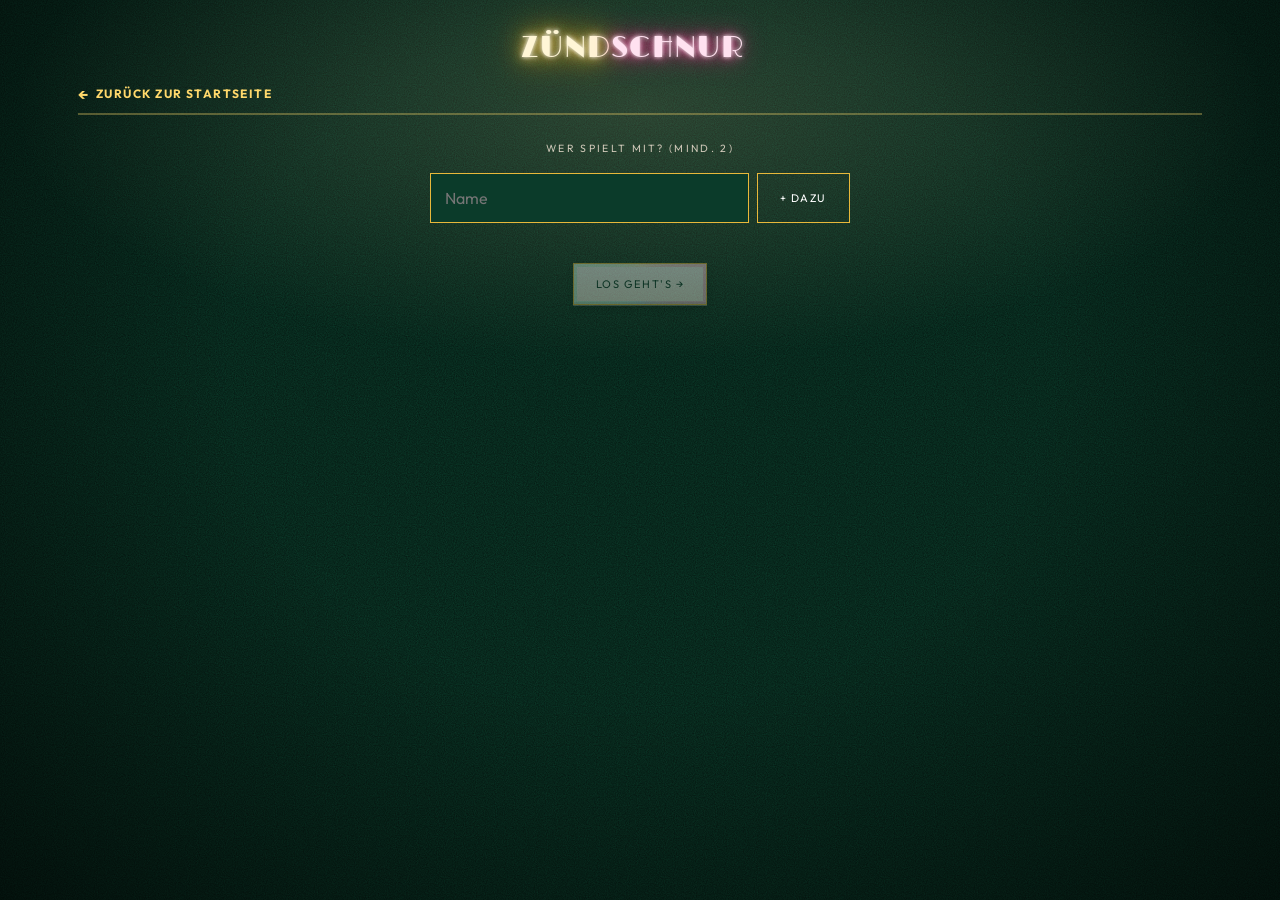
<file: zuendschnur.html>
<!DOCTYPE html>
<html lang="de">
<head>
<meta charset="UTF-8" />
<meta name="viewport" content="width=device-width, initial-scale=1.0" />
<title>Zündschnur — Maikos Spielhalle</title>
<meta name="description" content="Das Trinkspiel für ein Handy.">
<meta name="theme-color" content="#0B3B2A">
<meta property="og:type" content="website">
<meta property="og:site_name" content="Maikos Spielhalle">
<meta property="og:locale" content="de_DE">
<meta property="og:title" content="Zündschnur — Maikos Spielhalle">
<meta property="og:description" content="Das Trinkspiel für ein Handy.">
<meta property="og:url" content="https://maiggooo.github.io/spielhalle/zuendschnur.html">
<meta property="og:image" content="https://maiggooo.github.io/spielhalle/og/zuendschnur.jpg">
<meta property="og:image:width" content="1200">
<meta property="og:image:height" content="630">
<meta property="og:image:alt" content="Zündschnur">
<meta name="twitter:card" content="summary_large_image">
<link rel="icon" type="image/png" href="favicon.png">
<link rel="apple-touch-icon" href="favicon.png">
<link rel="manifest" href="manifest.json">
<meta name="apple-mobile-web-app-capable" content="yes">
<meta name="apple-mobile-web-app-title" content="Spielhalle">
<script>if ("serviceWorker" in navigator) navigator.serviceWorker.register("sw.js");</script>
<script src="spiele.js"></script>
<script src="fx.js" defer></script>
<link rel="preconnect" href="https://fonts.googleapis.com">
<link rel="preconnect" href="https://fonts.gstatic.com" crossorigin>
<link href="https://fonts.googleapis.com/css2?family=Limelight&family=Outfit:wght@400;500;600;700;800&display=swap" rel="stylesheet">
<link rel="stylesheet" href="site.css">
<style>
  .kicker {
    font-family: 'Outfit', sans-serif; font-size: 10.5px;
    text-transform: uppercase; letter-spacing: .22em; color: var(--muted);
  }
  .screen { display: none; padding: 26px 0 34px; border-top: 1px solid var(--rule-soft); text-align: center; }
  .screen.on { display: block; }

  .btn {
    font-family: 'Outfit', sans-serif; font-size: 11px;
    text-transform: uppercase; letter-spacing: .14em;
    padding: 13px 22px; border: 1px solid var(--rule);
    background: transparent; color: var(--ink); cursor: pointer;
    transition: background .15s ease, transform .05s ease;
  }
  .btn:hover { background: var(--paper-2); }
  .btn:active { transform: translateY(1px); }
  .btn.primary { background: var(--ink); color: var(--paper); }
  .btn:disabled { opacity: .4; cursor: default; }
  .cta-row { margin-top: 24px; display: flex; justify-content: center; gap: 12px; flex-wrap: wrap; }

  /* Setup */
  .add-row { display: flex; gap: 8px; max-width: 420px; margin: 16px auto 0; }
  .add-row input {
    flex: 1; min-width: 0; font: inherit; font-size: 16px; padding: 12px 14px;
    border: 1px solid var(--rule); background: var(--paper); color: var(--ink);
  }
  .chips { display: flex; flex-wrap: wrap; gap: 8px; justify-content: center; margin-top: 16px; }
  .chip {
    font-family: 'Outfit', sans-serif; font-size: 18px; padding: 8px 14px;
    border: 1px solid var(--rule-soft); background: var(--paper-2); color: var(--ink); cursor: pointer;
  }
  .chip .x { color: var(--accent); margin-left: 6px; }
  .chip.sel { background: var(--accent); color: var(--paper); border-color: var(--accent); }
  .note { margin-top: 18px; font-size: 13px; color: var(--muted); }

  /* Pass + card */
  .big-name {
    font-family: 'Outfit', sans-serif;  font-size: clamp(44px, 12vw, 84px);
    line-height: 1; color: var(--accent); letter-spacing: -.03em; margin: 14px 0 8px;
  }
  .card {
    max-width: 520px; margin: 14px auto 0; padding: 26px 22px;
    background: var(--paper-2); border-left: 3px solid var(--accent); text-align: left;
  }
  .card .type { color: var(--accent); }
  .card .text { font-family: 'Outfit', sans-serif; font-size: clamp(22px, 5vw, 28px); line-height: 1.25; margin-top: 10px; color: var(--ink); }
  .card .sub { margin-top: 12px; color: var(--muted); font-size: 14px; }

  /* Bomb */
  .bomb {
    font-size: clamp(110px, 32vw, 180px); line-height: 1; margin: 18px 0;
    display: inline-block; user-select: none;
  }
  .bomb.tick { animation: wob .5s ease-in-out infinite; }
  .bomb.boom { animation: boom .6s cubic-bezier(.34,1.56,.64,1); }
  @keyframes wob { 0%,100% { transform: rotate(-6deg); } 50% { transform: rotate(6deg) scale(1.04); } }
  @keyframes boom { 0% { transform: scale(.4); } 100% { transform: scale(1); } }

  /* Hold */
  .hold-pad {
    width: min(260px, 70vw); aspect-ratio: 1; border-radius: 50%; margin: 20px auto 0;
    border: 2px solid var(--ink); background: var(--paper-2); color: var(--ink);
    display: grid; place-items: center; font-family: 'Outfit', sans-serif;
    text-transform: uppercase; letter-spacing: .14em; font-size: 12px;
    user-select: none; -webkit-user-select: none; touch-action: none; cursor: pointer;
  }
  .hold-pad.down { background: var(--accent); color: var(--paper); border-color: var(--accent); }
  .result {
    font-family: 'Outfit', sans-serif;  font-size: 44px; color: var(--accent);
    margin-top: 16px; min-height: 52px; font-variant-numeric: tabular-nums;
  }

  /* Duel: full-screen split, top half rotated for the player across */
  .duel {
    position: fixed; inset: 0; z-index: 50; display: none;
    grid-template-rows: 1fr 1fr; background: var(--paper);
    user-select: none; -webkit-user-select: none; touch-action: manipulation;
  }
  .duel.on { display: grid; }
  .duel .half {
    display: grid; place-items: center; text-align: center; padding: 20px;
    font-family: 'Outfit', sans-serif; font-size: 28px; color: var(--ink);
    border-bottom: 1px solid var(--rule);
  }
  .duel .half.top { transform: rotate(180deg); border-bottom: none; border-top: 1px solid var(--rule); }
  .duel.go .half { background: var(--accent); color: var(--paper); }
  .duel .half small { display: block; font-family: 'Outfit', sans-serif; font-size: 11px; letter-spacing: .18em; text-transform: uppercase; margin-top: 8px; opacity: .7; }

  /* Rules + tally */
  .rules { max-width: 520px; margin: 22px auto 0; text-align: left; }
  .rules li { list-style: none; padding: 8px 0; border-top: 1px dashed var(--rule-soft); font-size: 14px; }
  .rules li b { font-family: 'Outfit', sans-serif; font-size: 10.5px; color: var(--accent); margin-right: 8px; }
  .tally { max-width: 420px; margin: 18px auto 0; text-align: left; }
  .tally div { display: flex; justify-content: space-between; padding: 10px 0; border-top: 1px solid var(--rule-soft); font-family: 'Outfit', sans-serif; font-size: 20px; }
  .tally span:last-child { color: var(--accent); font-variant-numeric: tabular-nums; }
  @media (max-width:560px) { .cta-row .btn { flex: 1 1 100%; } }
</style>
</head>
<body>
<div class="wrap">
  <header class="mast">
    <div class="edition left"></div>
    <div class="brand">Zünd<em>schnur</em></div>
    <div class="edition right">
      <button class="toggle" id="adsToggle" aria-label="Werbung ein/aus" title="Werbung ein/aus">
        <span class="dot" id="adsDot"></span>
        <span id="adsLabel">Ads</span>
      </button>
      <button class="toggle" id="themeToggle" aria-label="Theme wechseln">
        <span class="dot" id="themeDot"></span>
        <span id="themeLabel">Dark</span>
      </button>
    </div>
  </header>

  <div class="subhead">
    <a class="back" href="index.html" aria-label="Zurück zur Startseite">
      <span class="arrow">&larr;</span>
      <span>Zurück zur Startseite</span>
    </a>
  </div>

  <main>

    <!-- SETUP -->
    <section class="screen on" id="sSetup">
      <div class="kicker">Wer spielt mit? (mind. 2)</div>
      <form class="add-row" id="addForm">
        <input id="nameIn" placeholder="Name" maxlength="16" autocomplete="off" aria-label="Spielername">
        <button class="btn" type="submit">+ Dazu</button>
      </form>
      <div class="chips" id="setupChips"></div>
      <div class="cta-row"><button class="btn primary" id="startBtn" disabled>Los geht's →</button></div>
    </section>

    <!-- PASS -->
    <section class="screen" id="sPass">
      <div class="kicker">Gib das Handy an</div>
      <div class="big-name" id="passName"></div>
      <div class="cta-row"><button class="btn primary" id="revealBtn">Ich hab's, Karte zeigen</button></div>
      <ul class="rules" id="rulesList"></ul>
      <div class="cta-row"><button class="btn" id="tallyBtn">Strichliste</button></div>
    </section>

    <!-- CARD (task / vote / rule) -->
    <section class="screen" id="sCard">
      <div class="card">
        <div class="kicker type" id="cardType"></div>
        <div class="text" id="cardText"></div>
        <div class="sub" id="cardSub"></div>
      </div>
      <div id="pickWrap" style="display:none">
        <div class="kicker" style="margin-top:22px" id="pickLabel">Wer trinkt?</div>
        <div class="chips" id="pickChips"></div>
      </div>
      <div class="cta-row" id="cardBtns"></div>
    </section>

    <!-- BOMB -->
    <section class="screen" id="sBomb">
      <div class="kicker">Zündschnur · Kategorie</div>
      <div class="big-name" id="bombCat" style="font-size:clamp(30px,8vw,52px)"></div>
      <div class="bomb" id="bombGlyph">💣</div>
      <p class="note" id="bombHint">Nenne einen Begriff, gib das Handy nach links weiter. Keine Wiederholungen!</p>
      <div class="cta-row" id="bombBtns"></div>
    </section>

    <!-- HOLD -->
    <section class="screen" id="sHold">
      <div class="kicker">Ruhige Hand</div>
      <div class="card" style="text-align:center">
        <div class="text">Halte den Kreis gedrückt, genau <em>5 Sekunden</em>. Ohne Uhr, ohne Zählen laut.</div>
        <div class="sub">±0,5 s: verteile 2 Schlücke. Sonst trinkst du 2.</div>
      </div>
      <div class="hold-pad" id="holdPad">Gedrückt halten</div>
      <div class="result" id="holdResult"></div>
      <div class="cta-row" id="holdBtns"></div>
    </section>

    <!-- TALLY -->
    <section class="screen" id="sTally">
      <div class="kicker">Strichliste</div>
      <div class="tally" id="tallyList"></div>
      <div class="cta-row">
        <button class="btn primary" id="backBtn">Weiterspielen</button>
        <button class="btn" id="resetBtn">Neues Spiel ↺</button>
      </div>
    </section>
  </main>
</div>

<div class="duel" id="duel">
  <div class="half top" id="duelTop"></div>
  <div class="half" id="duelBot"></div>
</div>

<aside class="ads-side left"  aria-hidden="true"><div class="ad-slot" id="adSlotLeft"></div></aside>
<aside class="ads-side right" aria-hidden="true"><div class="ad-slot" id="adSlotRight"></div></aside>
<script src="site.js"></script>
<script>
(function(){
  const $ = id => document.getElementById(id);
  const rnd = a => a[Math.floor(Math.random() * a.length)];
  const esc = s => s.replace(/[&<>"]/g, c => ({'&':'&amp;','<':'&lt;','>':'&gt;','"':'&quot;'}[c]));

  /* ---------- Karten ---------- */
  // {p} = aktuelle Person, {o} = zufällige andere Person
  const TASKS = [
    "{p}, trink so viele Schlücke, wie du heute schon Nachrichten ignoriert hast (max. 4).",
    "{p} und {o} tauschen für eine Runde die Plätze. Wer sich weigert, trinkt 3.",
    "{p}, mach {o} ein ehrliches Kompliment. Gefällt es nicht, trinkst du 2.",
    "Alle, die gerade ein Getränk in der Hand halten, trinken 1. Ja, auch du, {p}.",
    "{p}, erzähl in 20 Sekunden eine peinliche Geschichte, oder trink 3.",
    "{p}, ahme jemanden in der Runde nach. Wer zuerst errät, wer es ist, verteilt 2.",
    "{p} verteilt 3 Schlücke, beliebig aufgeteilt.",
    "{p} und {o} trinken gleichzeitig. Wer zuerst absetzt, trinkt 1 extra.",
    "Wer zuletzt im Urlaub war, trinkt 2. {p} entscheidet bei Streit.",
    "{p}, nenne 3 Biermarken in 5 Sekunden. Geschafft: verteile 2. Sonst trink 2.",
    "{p}, wer in der Runde hat zuletzt Geburtstag gehabt? Falsch geraten: trink 2.",
    "Der jüngste Mensch in der Runde trinkt 2. Der älteste verteilt 2.",
    "{p}, sing eine Zeile aus deinem Lieblingslied, oder trink 3.",
    "{p}, rede bis zu deiner nächsten Karte nur in Fragen. Jeder Fehler: 1 Schluck.",
    "Alle mit Brille trinken 1. Keine Brille in der Runde? Dann trinkt {p} 2.",
    "{p}, zeig das letzte Foto in deiner Galerie, oder trink 3.",
    "{o} darf {p} eine Frage stellen. Antwort verweigert: 3 Schlücke.",
    "{p} und {o}: Schnick-Schnack-Schnuck. Verlierer trinkt 2.",
    "Wasserpause! Alle trinken einen Schluck Wasser. Ja, wirklich.",
    "{p}, mach 10 Kniebeugen oder trink 2.",
    "Alle zeigen auf den Ort, an dem {p} am ehesten einschläft. {p} trinkt 1.",
    "{p}, wähle eine Person als Trinkbuddy: Bis zum Spielende trinkt sie immer mit dir.",
    "Kategorie-Reim: {p} sagt ein Wort, reihum wird gereimt. Wer hängt, trinkt 2.",
    "{p}, buchstabiere deinen Namen rückwärts, schnell! Gestolpert: 2 Schlücke.",
    "Wer heute am längsten gearbeitet hat, verteilt 3."
  ];
  const VOTES = [
    "Wer würde am ehesten auf einer Party einschlafen?",
    "Wer würde am ehesten seinen Ex zurücknehmen?",
    "Wer hat die meisten ungelesenen Nachrichten?",
    "Wer würde eine Zombie-Apokalypse am längsten überleben?",
    "Wer kommt am ehesten zu spät zur eigenen Hochzeit?",
    "Wer würde am ehesten in einer Reality-Show landen?",
    "Wer gibt am meisten Geld für Essen aus?",
    "Wer würde am ehesten heimlich ein Tattoo machen?",
    "Wer ist am wahrscheinlichsten morgen verkatert?",
    "Wer würde für 100 € am meisten Peinliches tun?",
    "Wer hat den schlechtesten Musikgeschmack?",
    "Wer würde sich im eigenen Ort verlaufen?",
    "Wer schreibt um 3 Uhr nachts die dümmsten Nachrichten?",
    "Wer wäre der schlechteste Mitbewohner?",
    "Wer würde am ehesten auswandern?",
    "Wer lacht über die eigenen Witze am lautesten?",
    "Wer hat am ehesten schon mal gelogen, um früher zu gehen?",
    "Wer würde bei Wer-wird-Millionär am weitesten kommen?",
    "Wer tanzt heute als Erstes auf dem Tisch?",
    "Wer würde am ehesten ein Haustier nach Essen benennen?"
  ];
  const RULES = [
    "Niemand darf das Wort „trinken“ sagen. 1 Schluck pro Verstoß.",
    "Vor jedem Schluck „Prost, {p}!“ sagen. Vergessen: 1 extra.",
    "Nur mit der linken Hand trinken.",
    "Keine Vornamen benutzen, nur Spitznamen.",
    "Wer lacht, trinkt 1.",
    "{p} ist Fragenmeister: Wer eine Frage von {p} beantwortet, trinkt 1.",
    "Daumen auf den Tisch: {p} darf das jederzeit tun. Wer zuletzt folgt, trinkt 1.",
    "Kein Handy außer diesem hier. Wer aufs eigene schaut, trinkt 2.",
    "Jeder Satz endet mit „…im Bett“. Vergessen: 1 Schluck.",
    "Fluchen verboten. Pro Schimpfwort 1 Schluck.",
    "Bevor man trinkt, muss man auf seinen Becher zeigen.",
    "Wer auf die Toilette geht, verteilt bei Rückkehr 1. Wer fragt, wohin man geht, trinkt."
  ];
  const CATS = [
    "Automarken", "Dinge im Kühlschrank", "Fußballvereine", "Länder in Europa", "Disney-Figuren",
    "Biersorten", "Berufe", "Tiere mit vier Beinen", "Dinge in einer Handtasche", "Städte in Deutschland",
    "Getränke", "Sportarten", "Gemüse", "Rapper", "Dinge, die man im Urlaub vergisst",
    "Schimpfwörter, die jugendfrei sind", "Serien", "Kleidungsstücke", "Werkzeuge", "Pizzabeläge"
  ];

  /* ---------- Zustand ---------- */
  let players = [];          // {name, sips}
  let turn = 0;
  let rules = [];            // {text, left}
  let bag = [];

  const fill = (s, p, o) => s.replaceAll('{p}', p.name).replaceAll('{o}', o ? o.name : 'jemand');
  const other = p => rnd(players.filter(x => x !== p));
  const cur = () => players[turn % players.length];

  function show(id) {
    document.querySelectorAll('.screen').forEach(s => s.classList.toggle('on', s.id === id));
    window.scrollTo({ top: 0, behavior: 'smooth' });
  }

  /* ---------- Setup ---------- */
  function renderSetup() {
    $('setupChips').innerHTML = players.map((p, i) =>
      `<button class="chip" data-i="${i}" aria-label="${esc(p.name)} entfernen">${esc(p.name)}<span class="x">×</span></button>`).join('');
    $('startBtn').disabled = players.length < 2;
  }
  $('addForm').addEventListener('submit', e => {
    e.preventDefault();
    const n = $('nameIn').value.trim();
    if (n && !players.some(p => p.name === n)) players.push({ name: n, sips: 0 });
    $('nameIn').value = '';
    $('nameIn').focus();
    renderSetup();
  });
  $('setupChips').addEventListener('click', e => {
    const c = e.target.closest('.chip');
    if (!c) return;
    players.splice(+c.dataset.i, 1);
    renderSetup();
  });
  $('startBtn').addEventListener('click', () => { turn = Math.floor(Math.random() * players.length); nextTurn(true); window.fx?.toss(cur().name); });

  /* ---------- Rundenablauf ---------- */
  function nextTurn(first) {
    if (!first) {
      turn++;
      rules.forEach(r => r.left--);
      rules = rules.filter(r => r.left > 0);
    }
    $('passName').textContent = cur().name;
    $('rulesList').innerHTML = rules.map(r => `<li><b>REGEL · ${r.left}</b>${esc(r.text)}</li>`).join('');
    show('sPass');
  }

  // Gewichtete Kartenauswahl, Beutel verhindert zu viele Wiederholungen derselben Sorte
  function drawType() {
    if (!bag.length) bag = ['task','task','task','task','vote','vote','vote','rule','bomb','bomb','hold','duel'].sort(() => Math.random() - .5);
    return bag.pop();
  }

  $('revealBtn').addEventListener('click', () => {
    const t = drawType();
    ({ task: showTask, vote: showVote, rule: showRule, bomb: showBomb, hold: showHold, duel: showDuel })[t]();
  });

  function card(type, text, sub) {
    $('cardType').textContent = type;
    $('cardText').innerHTML = esc(text);
    $('cardSub').textContent = sub || '';
    $('pickWrap').style.display = 'none';
    show('sCard');
  }
  function buttons(el, defs) {
    $(el).innerHTML = '';
    defs.forEach(([label, fn, primary]) => {
      const b = document.createElement('button');
      b.className = 'btn' + (primary ? ' primary' : '');
      b.textContent = label;
      b.onclick = fn;
      $(el).appendChild(b);
    });
  }
  // Namens-Chips, um Schlücke in die Strichliste einzutragen
  function picker(label, sips) {
    $('pickLabel').textContent = label;
    $('pickWrap').style.display = '';
    $('pickChips').innerHTML = players.map((p, i) => `<button class="chip" data-i="${i}">${esc(p.name)}</button>`).join('');
    $('pickChips').onclick = e => {
      const c = e.target.closest('.chip');
      if (!c) return;
      c.classList.toggle('sel');
    };
    return () => $('pickChips').querySelectorAll('.chip.sel').forEach(c => players[+c.dataset.i].sips += sips);
  }

  function showTask() {
    const p = cur();
    card('Aufgabe', fill(rnd(TASKS), p, other(p)));
    const commit = picker('Wer hat getrunken? (für die Strichliste)', 1);
    buttons('cardBtns', [['Weiter →', () => { commit(); nextTurn(); }, true]]);
  }
  function showVote() {
    card('Abstimmung', rnd(VOTES), 'Auf 3 zeigen alle gleichzeitig auf eine Person. Wer die meisten Finger abbekommt, trinkt 2.');
    const commit = picker('Wer hat verloren?', 2);
    buttons('cardBtns', [['Weiter →', () => { commit(); nextTurn(); }, true]]);
  }
  function showRule() {
    const p = cur();
    const text = fill(rnd(RULES), p, other(p));
    card('Neue Regel', text, 'Gilt für die nächsten ' + players.length * 2 + ' Karten.');
    buttons('cardBtns', [['Regel aktiv →', () => { rules.push({ text, left: players.length * 2 }); nextTurn(); }, true]]);
  }

  /* ---------- Zündschnur (versteckter Timer) ---------- */
  let audio, bombTimer, tickTimer;
  function beep(freq, dur) {
    try {
      audio = audio || new (window.AudioContext || window.webkitAudioContext)();
      const o = audio.createOscillator(), g = audio.createGain();
      o.frequency.value = freq; o.connect(g); g.connect(audio.destination);
      g.gain.setValueAtTime(.15, audio.currentTime);
      g.gain.exponentialRampToValueAtTime(.001, audio.currentTime + dur);
      o.start(); o.stop(audio.currentTime + dur);
    } catch (_) {}
  }
  function showBomb() {
    $('bombCat').textContent = rnd(CATS);
    $('bombGlyph').textContent = '💣';
    $('bombGlyph').className = 'bomb';
    $('bombHint').textContent = cur().name + ' fängt an. Begriff nennen, Handy nach links weitergeben. Keine Wiederholungen!';
    $('pickWrap').style.display = 'none';
    buttons('bombBtns', [['Zünden 🔥', lightFuse, true]]);
    show('sBomb');
  }
  function lightFuse() {
    buttons('bombBtns', []);
    $('bombGlyph').className = 'bomb tick';
    const total = 12000 + Math.random() * 28000;   // 12–40 s, niemand weiß wie lang
    const start = Date.now();
    (function tick() {
      const left = total - (Date.now() - start);
      if (left <= 0) return explode();
      beep(880, .05);
      tickTimer = setTimeout(tick, Math.max(120, Math.min(900, left / 12)));
    })();
  }
  function explode() {
    clearTimeout(tickTimer);
    beep(90, .8);
    navigator.vibrate && navigator.vibrate([400, 100, 400]);
    $('bombGlyph').textContent = '💥';
    $('bombGlyph').className = 'bomb boom';
    window.fx?.burst('boom', 1.2);
    $('bombHint').innerHTML = '<b>BOOM!</b> Wer das Handy jetzt hält, trinkt 3.';
    const box = document.createElement('div');
    box.className = 'chips';
    box.innerHTML = players.map((p, i) => `<button class="chip" data-i="${i}">${esc(p.name)}</button>`).join('');
    box.onclick = e => {
      const c = e.target.closest('.chip');
      if (!c) return;
      players[+c.dataset.i].sips += 3;
      turn = +c.dataset.i - 1;   // wer explodiert ist, ist als Nächstes dran
      nextTurn();
    };
    $('bombBtns').replaceChildren(box);
  }

  /* ---------- Ruhige Hand (5 s blind halten) ---------- */
  let holdStart = 0;
  function showHold() {
    $('holdResult').textContent = '';
    $('holdPad').textContent = 'Gedrückt halten';
    $('holdPad').classList.remove('down');
    holdStart = 0;
    buttons('holdBtns', []);
    show('sHold');
  }
  $('holdPad').addEventListener('pointerdown', e => {
    if ($('holdBtns').children.length) return;  // schon gespielt
    e.preventDefault();
    holdStart = performance.now();
    $('holdPad').classList.add('down');
    $('holdPad').textContent = '…';
  });
  function release() {
    if (!holdStart) return;
    const t = (performance.now() - holdStart) / 1000;
    holdStart = 0;
    $('holdPad').classList.remove('down');
    $('holdPad').textContent = 'Fertig';
    const ok = Math.abs(t - 5) <= .5;
    $('holdResult').textContent = t.toFixed(2).replace('.', ',') + ' s';
    if (!ok) cur().sips += 2;
    buttons('holdBtns', [[ok ? 'Treffer! Verteile 2 →' : 'Daneben, trink 2 →', () => nextTurn(), true]]);
  }
  ['pointerup', 'pointercancel', 'pointerleave'].forEach(ev => $('holdPad').addEventListener(ev, release));
  $('holdPad').addEventListener('contextmenu', e => e.preventDefault());

  /* ---------- Reaktionsduell (Handy zwischen zwei Leuten) ---------- */
  let duelState, duelTimer;
  function showDuel() {
    const a = cur(), b = other(a);
    card('Duell', a.name + ' gegen ' + b.name,
      'Legt das Handy flach zwischen euch. Jede Person tippt auf ihre Hälfte, sobald der Bildschirm rot wird. Zu früh oder zu langsam: 2 Schlücke.');
    buttons('cardBtns', [['Duell starten', () => startDuel(a, b), true]]);
  }
  function startDuel(a, b) {
    const d = $('duel');
    d.className = 'duel on';
    $('duelBot').innerHTML = esc(a.name) + '<small>Warte auf Rot…</small>';
    $('duelTop').innerHTML = esc(b.name) + '<small>Warte auf Rot…</small>';
    duelState = 'wait';
    duelTimer = setTimeout(() => { duelState = 'go'; d.classList.add('go'); beep(660, .15); }, 2000 + Math.random() * 4000);
    $('duelBot').onpointerdown = () => duelHit(a, b);
    $('duelTop').onpointerdown = () => duelHit(b, a);
  }
  function duelHit(me, them) {
    if (duelState !== 'wait' && duelState !== 'go') return;
    clearTimeout(duelTimer);
    const loser = duelState === 'wait' ? me : them;
    const why = duelState === 'wait' ? ' hat zu früh getippt' : ' war zu langsam';
    duelState = 'done';
    loser.sips += 2;
    $('duel').className = 'duel';
    card('Duell · Ergebnis', loser.name + why + ' und trinkt 2.');
    buttons('cardBtns', [['Weiter →', () => nextTurn(), true]]);
  }

  /* ---------- Strichliste ---------- */
  $('tallyBtn').addEventListener('click', () => {
    $('tallyList').innerHTML = [...players].sort((x, y) => y.sips - x.sips)
      .map(p => `<div><span>${esc(p.name)}</span><span>${p.sips}</span></div>`).join('');
    show('sTally');
  });
  $('backBtn').addEventListener('click', () => show('sPass'));
  $('resetBtn').addEventListener('click', () => {
    players.forEach(p => p.sips = 0);
    rules = [];
    show('sSetup');
    renderSetup();
  });
})();
</script>
</body>
</html>
</file>
<file: site.css>
/* Casino-Look für alle Spiele. Die Spiele färben sich über diese Variablen:
   --paper  = Flächen direkt auf dem Filz      --paper-2 = Karten/Kästen (Automatenrot)
   --ink    = Schrift und kräftige Linien      --rule    = Rahmen (Gold)
   --accent = Hervorhebung (helles Gold); Schrift darauf ist --on-accent (dunkel) */
:root, html[data-theme="dark"] {
  --felt:#0B3B2A; --gold:#E8B83A; --gold-hi:#FFD86B; --red:#8E1622; --dark:#1A0A0D;
  --paper:#0B3B2A; --paper-2:#8E1622; --ink:#FFFFFF; --ink-soft:#EDE7DA;
  --muted:#CFC8B8; --rule:#E8B83A; --rule-soft:rgba(255,216,107,.32);
  --accent:#FFD86B; --accent-soft:#5A0E17; --on-accent:#1A0A0D;
  --ok:#7DE39A; --ok-soft:#0F2A1A; --warn:#FFB347;
  --shadow:0 1px 0 var(--ink);
  --display:'Limelight', Georgia, serif;
}

@view-transition { navigation: auto; }
::view-transition-old(root),
::view-transition-new(root) { animation-duration: .3s; }
@media (prefers-reduced-motion: reduce) {
  ::view-transition-old(root),
  ::view-transition-new(root) { animation: none; }
}

* { box-sizing:border-box; margin:0; padding:0; }
html { background:var(--felt); color:var(--ink); }
body {
  font-family:'Outfit', system-ui, -apple-system, sans-serif;
  font-size:16px; line-height:1.5; min-height:100vh; color:var(--ink);
  -webkit-font-smoothing:antialiased;
  /* Filz: Lichtkegel + Fasern aus SVG-Rauschen */
  background-color:var(--felt);
  background-image:
    radial-gradient(ellipse 70% 40% at 50% 12%, rgba(255,230,170,.15), transparent 70%),
    radial-gradient(ellipse at 50% 40%, transparent 45%, rgba(0,0,0,.6) 100%),
    url("data:image/svg+xml,%3Csvg xmlns='http://www.w3.org/2000/svg' width='220' height='220'%3E%3Cfilter id='n'%3E%3CfeTurbulence type='fractalNoise' baseFrequency='.9' numOctaves='3' stitchTiles='stitch'/%3E%3CfeColorMatrix values='0 0 0 0 0  0 0 0 0 0  0 0 0 0 0  0 0 0 .6 0'/%3E%3C/filter%3E%3Crect width='100%25' height='100%25' filter='url(%23n)'/%3E%3C/svg%3E");
  background-attachment:fixed;
}
.wrap { position:relative; z-index:1; max-width:1180px; margin:0 auto; padding:16px 28px 48px; }

/* Kopf: nur der Spielname im Leuchtschrift-Stil. Theme- und Werbe-Schalter gibt es hier nicht. */
.mast { display:flex; flex-wrap:wrap; align-items:center; justify-content:center; gap:10px 14px; padding:10px 0 6px; }
.mast .edition.left, #themeToggle, #adsToggle, .ads-side, .foot { display:none !important; }
.mast .edition { font-size:11px; letter-spacing:.12em; text-transform:uppercase; color:var(--muted); }
.mast .edition.right { display:flex; gap:8px; align-items:center; }
.mast .brand {
  font-family:var(--display); font-weight:400; font-size:clamp(22px, 6.4vw, 30px);
  letter-spacing:.04em; text-transform:uppercase; color:var(--gold-hi); text-align:center;
  view-transition-name:brand;
}
.mast .brand em { font-style:normal; font-weight:400; color:#fff; }

.subhead {
  display:flex; justify-content:space-between; align-items:center;
  padding:8px 0 10px; gap:20px; border-bottom:1px solid var(--rule-soft);
  font-size:12px; font-weight:700; letter-spacing:.12em; text-transform:uppercase; color:var(--muted);
}
.subhead a.back { display:inline-flex; align-items:center; gap:8px; color:var(--gold-hi); text-decoration:none; }
.subhead a.back .arrow { font-size:15px; letter-spacing:0; line-height:1; display:inline-block; transition:transform .2s ease; }
.subhead a.back:hover .arrow { transform:translateX(-3px); }
.subhead .meta { text-align:right; }
@media (max-width:560px) {
  .subhead { font-size:11px; }
  .subhead .meta { display:none; }
}

.toggle {
  display:inline-flex; align-items:center; gap:8px;
  border:1px solid var(--rule); border-radius:8px; padding:6px 10px;
  background:var(--dark); color:var(--ink);
  font:700 11px 'Outfit', sans-serif; letter-spacing:.12em; text-transform:uppercase;
  cursor:pointer;
}
.toggle .dot { width:10px; height:10px; border-radius:50%; background:var(--gold-hi); display:inline-block; }

.placeholder {
  margin:60px 0; padding:80px 24px; border:1px dashed var(--rule-soft); border-radius:16px;
  text-align:center; font-size:20px; color:var(--muted);
}

a:focus-visible, button:focus-visible, input:focus-visible { outline:3px solid #fff; outline-offset:2px; }

@media (max-width:560px) { .wrap { padding:12px 14px 48px; } }

/* ————————————— MOTION ————————————— */
@media (prefers-reduced-motion: no-preference) {
  @keyframes site-rise { from { opacity:0; transform:translateY(12px); } }
  @keyframes site-fade { from { opacity:0; } }

  /* "backwards" lässt nach dem Ende kein transform stehen, fixe Overlays funktionieren weiter. */
  .wrap > * { animation:site-rise .5s cubic-bezier(.2,.7,.2,1) backwards; }
  .wrap > :nth-child(2) { animation-delay:.06s; }
  .wrap > :nth-child(n+3) { animation-delay:.12s; }
  .screen.active { animation:site-fade .35s ease backwards; }

  /* Scroll reveal, driven by site.js */
  .reveal { opacity:0; }
  .reveal.in { opacity:1; animation:site-rise .6s cubic-bezier(.2,.7,.2,1) var(--reveal-delay, 0s) backwards; }
  .toggle:active { transform:scale(.95); }
}

/* ————————————— MOBILE ————————————— */
button, a, input, select, label, [role="button"] { -webkit-tap-highlight-color:transparent; touch-action:manipulation; }
@media (pointer:coarse) {
  .toggle { min-height:38px; padding:8px 12px; }
  .subhead a.back { padding:12px 0; margin:-12px 0; }
  .chip { min-height:40px; }
  input[type="range"] { min-height:32px; }
  /* iOS zoomt in Eingabefelder unter 16px */
  input:not([type="range"]):not([type="checkbox"]):not([type="radio"]), select, textarea { font-size:16px; }
}

/* ————————————— MATERIALIEN ————————————— */
/* Einstellungsblöcke (Werwölfe, Spyfall) als Lackkästen wie in Der Dümmste fliegt; fx.js gibt ihnen den Lackglanz */
html .setting { background:var(--paper-2); border:2px solid var(--rule); border-radius:16px; padding:14px 16px; margin:10px 0 18px; }
</file>
